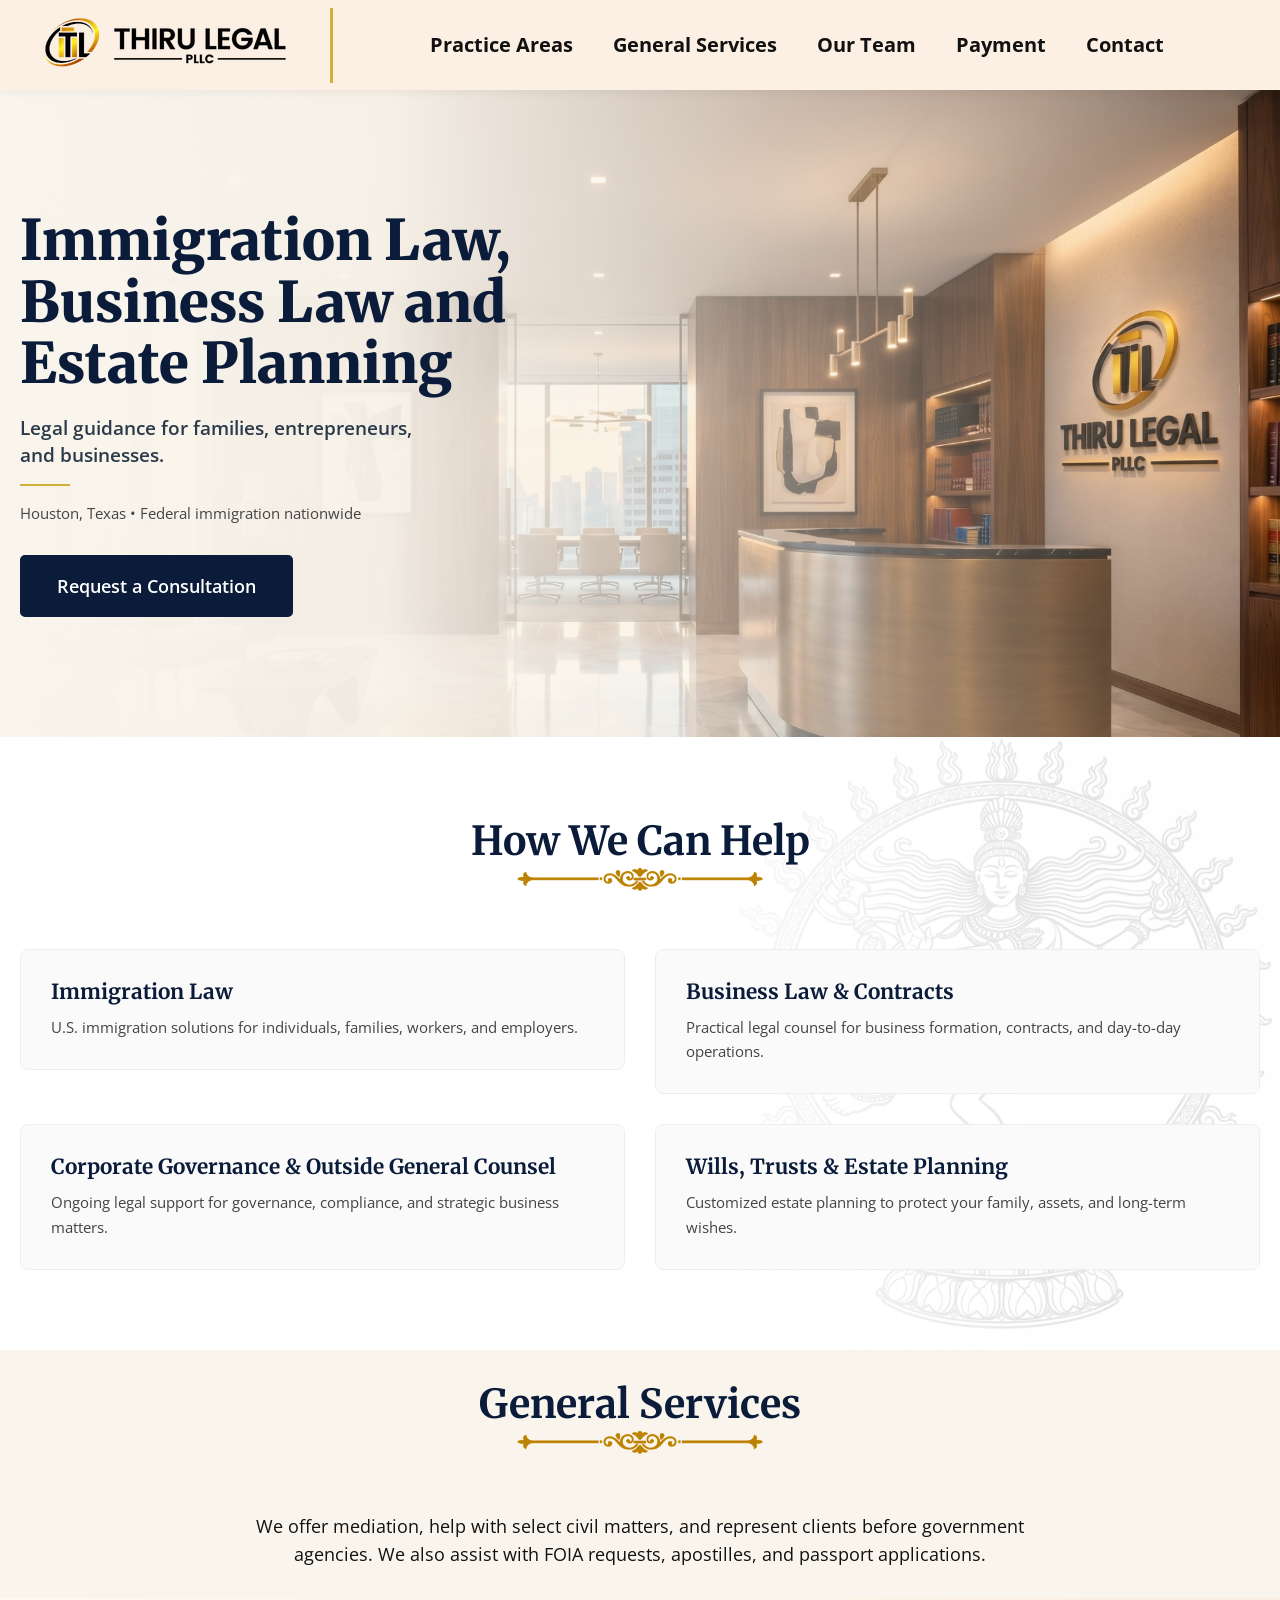
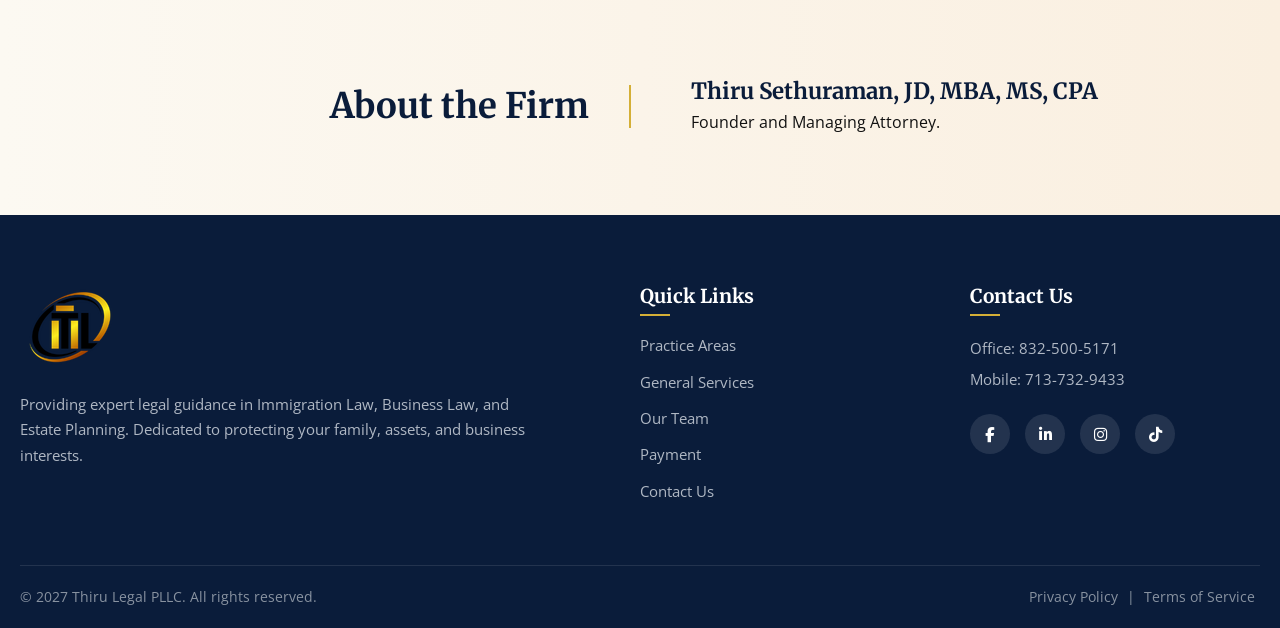
<file: index.html>
<!DOCTYPE html>
<html lang="en">
<head>
    <meta charset="UTF-8">
    <meta name="viewport" content="width=device-width, initial-scale=1.0">
    <title>Thiru Legal PLLC</title>
        <link rel="stylesheet" href="https://cdnjs.cloudflare.com/ajax/libs/font-awesome/6.4.0/css/all.min.css">
    <link rel="preconnect" href="https://fonts.googleapis.com">
    <link rel="preconnect" href="https://fonts.gstatic.com" crossorigin>
    <link href="https://fonts.googleapis.com/css2?family=Merriweather:wght@400;700;900&family=Open+Sans:wght@400;600&display=swap" rel="stylesheet">
    <link rel="stylesheet" href="style.css">
</head>
<body>

    <!-- Header -->
        <header>
        <div class="container nav-container">
            <!-- 1. Logo (Left) -->
            <a href="#" class="logo-link">
                <img src="logo.png" alt="Thiru Legal PLLC Logo" class="nav-logo">
            </a>

            <!-- 2. Nav Links (Center) -->
            <ul class="nav-links" id="navLinks">
                <!-- <li><a href="about.html">About the Firm</a></li> -->
                <li><a href="index.html#practice-areas">Practice Areas</a></li>
                <li><a href="general-services.html">General Services</a></li>
                <li><a href="team.html">Our Team</a></li>
                <li><a href="payment.html">Payment</a></li>
                <li><a href="contact.html">Contact</a></li>
            </ul>

            <!-- 3. Right Side Actions (Button + Mobile Menu) -->
            <div class="nav-actions">
                <!-- <a href="#contact" class="nav-cta-btn">Consultation</a> -->
                <button class="mobile-menu-btn" onclick="toggleMenu()">☰</button>
            </div>
        </div>
    </header>

    <!-- Hero Section -->
    <section class="hero">
        <div class="container hero-container">
            <div class="hero-content">
                <h1>Immigration Law,<br>Business Law and<br>Estate Planning</h1>
                <p class="hero-subtitle">Legal guidance for families, entrepreneurs,<br>and businesses.</p>
                <div class="hero-divider"></div>
                <p class="hero-location">Houston, Texas &bull; Federal immigration nationwide</p>
                <a href="contact.html" class="cta-btn">Request a Consultation</a>
            </div>
        </div>
    </section>

    <!-- How We Can Help Section -->
    <section class="help-section" id="practice-areas">
        <div class="container">
            <h2 class="section-title">How We Can Help</h2>
            <img src="gold-divider.png" alt="decorative divider" class="section-divider-img">
            
                        <div class="help-grid">
                <!-- Immigration Card -->
                <a href="immigration.html" class="help-card-link">
                    <div class="help-card">
                        <h3>Immigration Law</h3>
                        <p>U.S. immigration solutions for individuals, families, workers, and employers.</p>
                    </div>
                </a>

                <!-- Business Law Card -->
                <a href="business-law.html" class="help-card-link">
                    <div class="help-card">
                        <h3>Business Law & Contracts</h3>
                        <p>Practical legal counsel for business formation, contracts, and day-to-day operations.</p>
                    </div>
                </a>

                <!-- Corporate Governance Card -->
                <a href="corporate-governance.html" class="help-card-link">
                    <div class="help-card">
                        <h3>Corporate Governance & Outside General Counsel</h3>
                        <p>Ongoing legal support for governance, compliance, and strategic business matters.</p>
                    </div>
                </a>

                <!-- Estate Planning Card -->
                <a href="estate-planning.html" class="help-card-link">
                    <div class="help-card">
                        <h3>Wills, Trusts & Estate Planning</h3>
                        <p>Customized estate planning to protect your family, assets, and long-term wishes.</p>
                    </div>
                </a>
            </div>
        </div>
    </section>

    <!-- General Services Section -->
    <!-- <section class="general-services" id="general-services">
        <div class="container">
            <h2 class="section-title">Mediation</h2>
            <div class="title-divider"></div>
            <p>Neutral mediation for family, business, property, and other civil disputes.</p>
        </div>
    </section>

    <section class="general-services" id="general-services">
         <div class="container">
            <h2 class="section-title">Ancillary Legal Services</h2>
            <div class="title-divider"></div>
            <p>We also assist with select landlord and tenant matters, consumer disputes,real estate matters, and small claims.</p>
        </div>
    </section> -->

    <section class="general-services" id="general-services">
        <div class="container">
            <h2 class="section-title">General Services</h2>
            <img src="gold-divider.png" alt="decorative divider" class="section-divider-img">
            <div class="title-divider"></div>
            <p>We offer mediation, help with select civil matters, and represent clients before government agencies. We also assist with FOIA requests, apostilles, and passport applications.</p>
        </div>
    </section>

    <!-- About the Firm Section -->
 <section class="about-firm" id="about">
    <a href="about.html" class="about-container container" aria-label="Learn more about the firm">
        <h2 class="about-title">About the Firm</h2>
        <div class="about-info">
            <h3>Thiru Sethuraman, JD, MBA, MS, CPA</h3>
            <p>Founder and Managing Attorney.</p>
        </div>
    </a>
</section>  

    <!-- Footer Section -->
     <footer id="contact">
        <div class="container">
            <div class="footer-grid">
                
                <!-- Column 1: Logo & About -->
                <div class="footer-col footer-about">
                    <a href="#" class="footer-logo-link">
                        <!-- Added CSS filter to make the black logo white for the dark footer -->
                        <img src="logosmall.png" alt="Thiru Legal Logo" class="footer-logo-img">
                    </a>
                    <p>Providing expert legal guidance in Immigration Law, Business Law, and Estate Planning. Dedicated to protecting your family, assets, and business interests.</p>
                </div>

                <!-- Column 2: Quick Links -->
                <div class="footer-col footer-links">
                    <h4>Quick Links</h4>
                    <ul>
                        <!-- <li><a href="about.html">About us</a></li> -->
                        <li><a href="index.html#practice-areas">Practice Areas</a></li>
                        <li><a href="general-services.html">General Services</a></li>
                        <li><a href="team.html">Our Team</a></li>
                        <li><a href="payment.html">Payment</a></li>
                        <li><a href="contact.html">Contact Us</a></li>
                        
                    </ul>
                </div>

                <!-- Column 3: Contact & Social -->
                <div class="footer-col footer-contact-info">
                    <h4>Contact Us</h4>
                    <div class="footer-contact-row">
                        <span>Office: 832-500-5171</span><br>
                        <span>Mobile: 713-732-9433</span><br>
                        <!-- <span>Houston, Texas</span> -->
                    </div>
                    
                    <div class="footer-social">
                        <a href="https://www.facebook.com/61580748410083/" aria-label="Facebook" target="_blank"><i class="fab fa-facebook-f"></i></a>
                        <a href="https://www.linkedin.com/company/thiru-legal/" aria-label="LinkedIn" target="_blank"><i class="fab fa-linkedin-in"></i></a>
                        <!-- <a href="#" aria-label="Twitter" target="_blank"><i class="fab fa-twitter"></i></a> -->
                        <a href="https://www.instagram.com/thirulegal?dmpr=aTg2dDdycHlybzVy" aria-label="Instagram" target="_blank"><i class="fab fa-instagram"></i></a>
                        <a href="https://www.tiktok.com/@thirulegal" aria-label="TikTok" target="_blank">
                            <i class="fab fa-tiktok"></i>
                        </a>
                    </div>
                </div>

            </div>

            <!-- Footer Bottom (Copyright) -->
            <div class="footer-bottom">
                <p>&copy; 2027 Thiru Legal PLLC. All rights reserved.</p>
                <p class="footer-legal-links">
                    <a href="privacy-policy.html">Privacy Policy</a> | <a href="terms-of-service.html">Terms of Service</a>
                </p>
            </div>
        </div>
    </footer>
    <!-- JavaScript for Mobile Menu Toggle -->
    <script>
        function toggleMenu() {
            const navLinks = document.getElementById('navLinks');
            navLinks.classList.toggle('active');
        }

        // Close mobile menu when a link is clicked
        document.querySelectorAll('.nav-links a').forEach(link => {
            link.addEventListener('click', () => {
                document.getElementById('navLinks').classList.remove('active');
            });
        });
    </script>
</body>
</html>
</file>
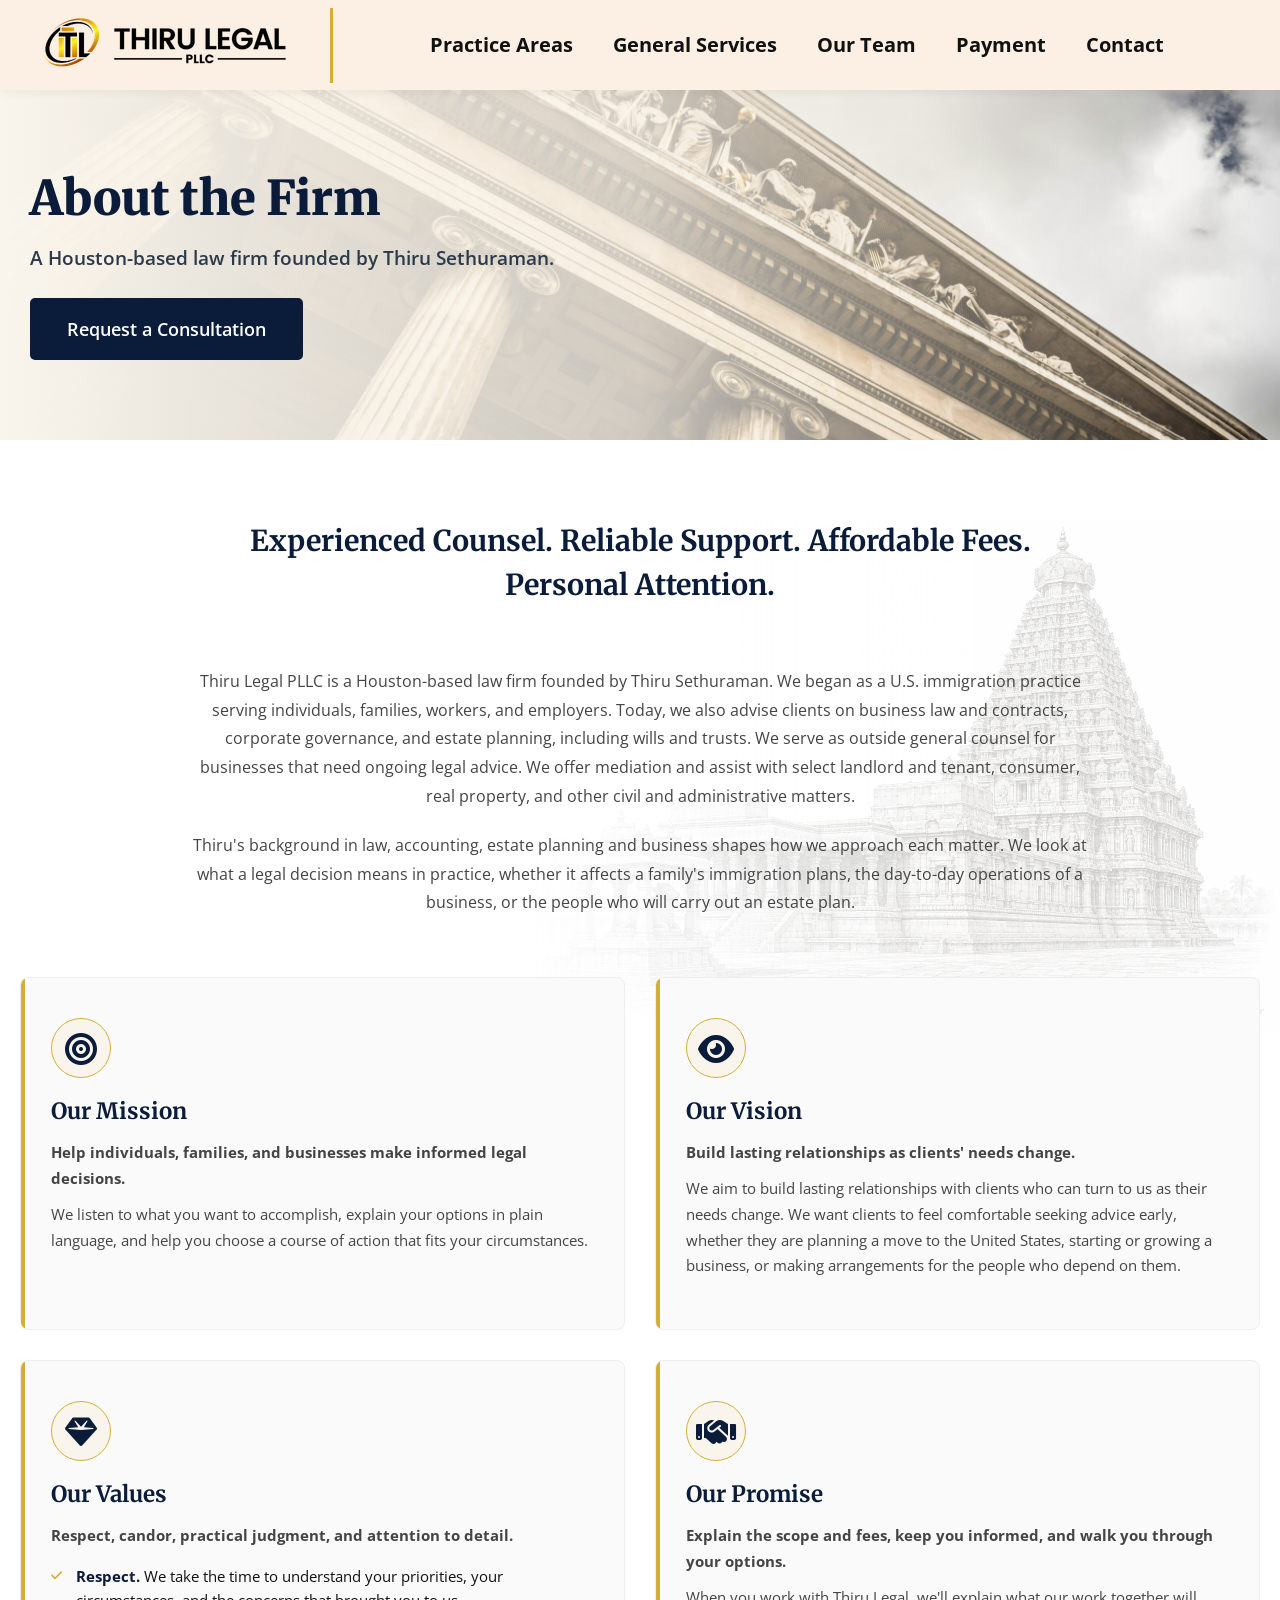
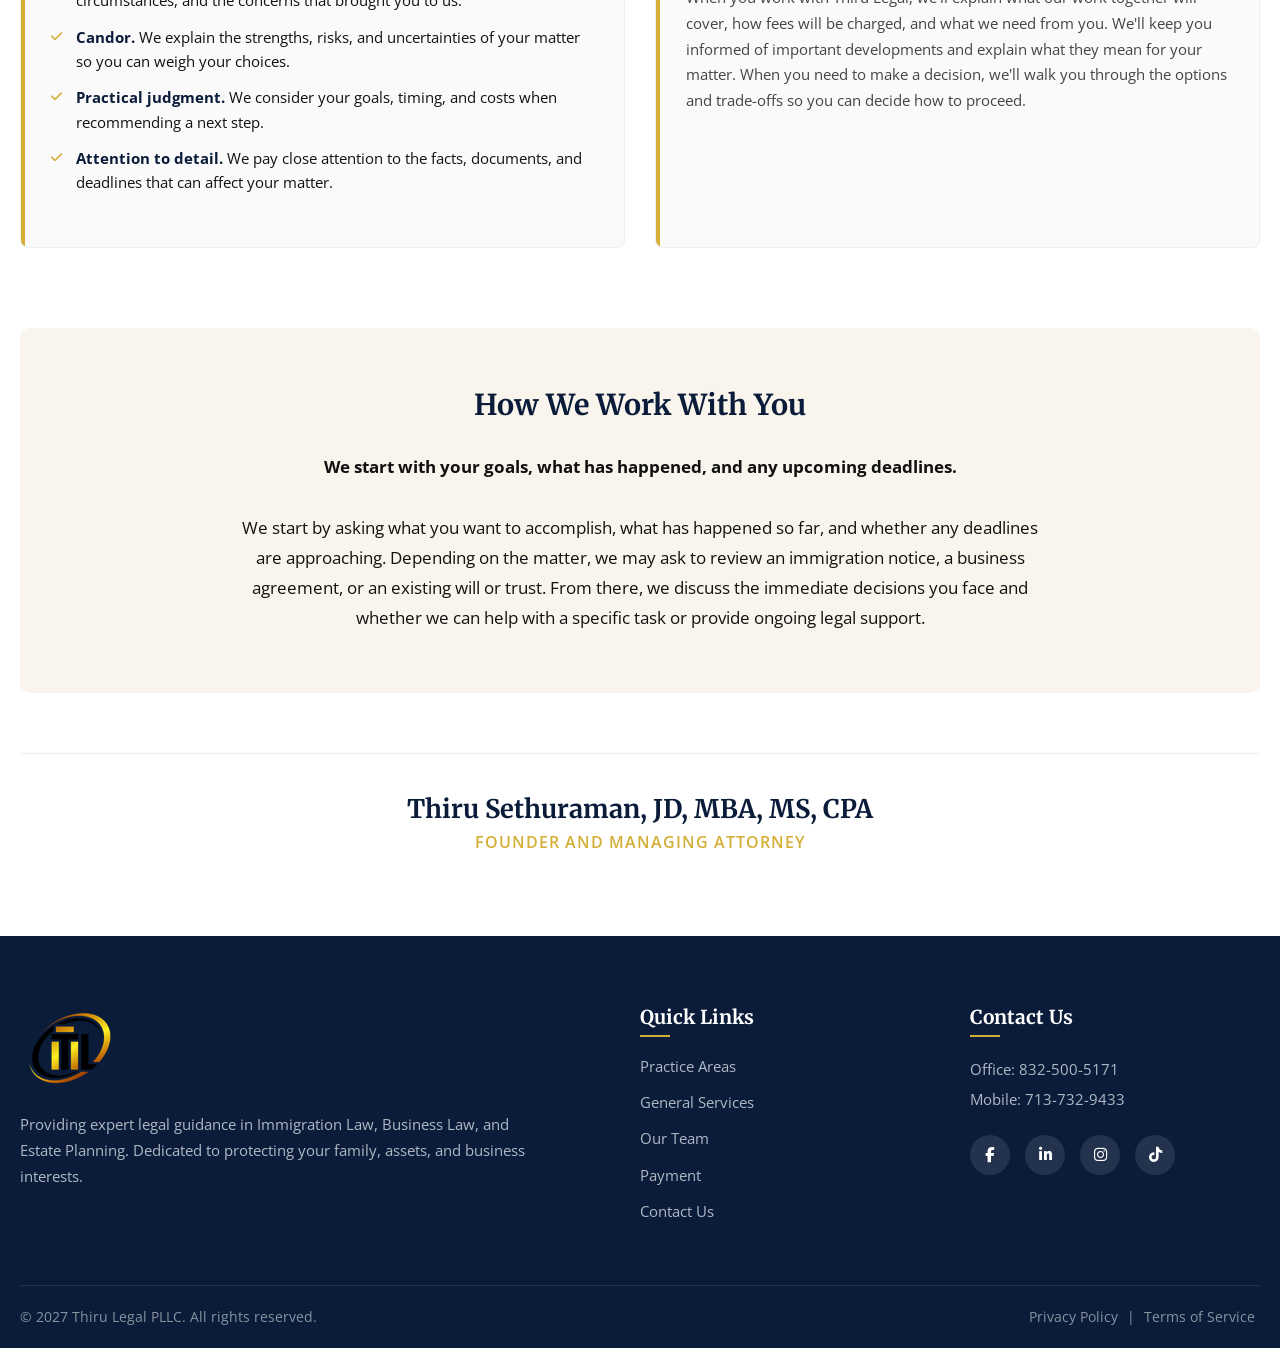
<file: about.html>
<!DOCTYPE html>
<html lang="en">
<head>
    <meta charset="UTF-8">
    <meta name="viewport" content="width=device-width, initial-scale=1.0">
    <title>About the Firm | Thiru Legal PLLC</title>
    <link rel="stylesheet" href="https://cdnjs.cloudflare.com/ajax/libs/font-awesome/6.4.0/css/all.min.css">
    <link rel="preconnect" href="https://fonts.googleapis.com">
    <link rel="preconnect" href="https://fonts.gstatic.com" crossorigin>
    <link href="https://fonts.googleapis.com/css2?family=Merriweather:wght@400;700;900&family=Open+Sans:wght@400;600&display=swap" rel="stylesheet">
    <link rel="stylesheet" href="style.css">
    <style>
        /* --- ABOUT PAGE SPECIFIC STYLES --- */
        
        .about-intro-highlight {
            font-family: var(--font-heading);
            font-size: clamp(1.4rem, 3vw, 1.8rem);
            font-weight: 700;
            color: var(--primary-dark);
            text-align: center;
            max-width: 900px;
            margin: 0 auto 60px auto;
            line-height: 1.5;
            position: relative;
            padding: 0 20px;
        }

        .about-intro-highlight::before,
        .about-intro-highlight::after {
            content: '';
            font-size: 3rem;
            color: var(--accent-gold);
            position: absolute;
            opacity: 0.5;
        }
        .about-intro-highlight::before { top: -20px; left: 0; }
        .about-intro-highlight::after { bottom: -40px; right: 0; }

        /* 4-Box Grid for Core Principles */
        .principles-grid {
            display: grid;
            grid-template-columns: repeat(2, 1fr);
            gap: 30px;
            margin-bottom: 80px;
        }

        .principle-card {
            background-color: #FAFAFA;
            border: 1px solid #eee;
            border-radius: 8px;
            padding: 40px 30px;
            transition: transform 0.3s ease, box-shadow 0.3s ease;
            position: relative;
            overflow: hidden;
        }

        .principle-card::before {
            content: '';
            position: absolute;
            top: 0;
            left: 0;
            width: 4px;
            height: 100%;
            background-color: var(--accent-gold);
            /* transition: width 0.3s ease; */
        }

        .principle-card:hover {
            transform: translateY(-5px);
            box-shadow: 0 10px 30px rgba(0,0,0,0.08);
        }
        
        .principle-card:hover::before {
            width: 100%;
            opacity: 0.05;
        }

        .principle-icon {
            font-size: 2rem;
            color: var(--primary-dark);
            margin-bottom: 20px;
            display: inline-block;
            background: var(--primary-light);
            width: 60px;
            height: 60px;
            line-height: 60px;
            text-align: center;
            border-radius: 50%;
            border: 1px solid var(--accent-gold);
        }

        .principle-card h3 {
            font-size: 1.4rem;
            margin-bottom: 15px;
            color: var(--primary-dark);
        }

        .principle-card p {
            font-size: 0.95rem;
            color: var(--text-gray);
            line-height: 1.7;
            margin-bottom: 10px;
        }

        /* Values List styling */
        .values-list {
            list-style: none;
            padding: 0;
            margin: 0;
        }

        .values-list li {
            margin-bottom: 12px;
            padding-left: 25px;
            position: relative;
            font-size: 0.95rem;
            color: var(--text-dark);
        }

        .values-list li::before {
            content: '\f00c'; /* FontAwesome Checkmark */
            font-family: 'Font Awesome 6 Free';
            font-weight: 900;
            color: var(--accent-gold);
            position: absolute;
            left: 0;
            top: 2px;
            font-size: 0.8rem;
        }

        .values-list strong {
            color: var(--primary-dark);
        }

        /* The Process Section */
        .process-section {
            background-color: var(--primary-light);
            padding: 60px 40px;
            border-radius: 10px;
            margin-bottom: 60px;
        }

        .process-section h3 {
            font-size: 1.8rem;
            text-align: center;
            margin-bottom: 30px;
            color: var(--primary-dark);
        }

        .process-section p {
            text-align: center;
            max-width: 800px;
            margin: 0 auto;
            font-size: 1.05rem;
            line-height: 1.8;
            color: var(--text-dark);
        }

        /* Founder Block */
        .founder-signature {
            text-align: center;
            margin-top: 60px;
            padding-top: 40px;
            border-top: 1px solid #eee;
        }
        .founder-signature h4 {
            font-family: var(--font-heading);
            font-size: 1.6rem;
            color: var(--primary-dark);
            margin-bottom: 5px;
        }
        .founder-signature p {
            color: var(--accent-gold);
            font-size: 1rem;
            font-weight: 600;
            text-transform: uppercase;
            letter-spacing: 1px;
        }

        /* Background text block */
        .firm-background-text {
            max-width: 900px; 
            margin: 0 auto 60px auto; 
            font-size: 1rem; 
            color: var(--text-gray); 
            line-height: 1.8;
            text-align: center;
        }

        /* Responsive */
        @media (max-width: 768px) {
            .principles-grid { grid-template-columns: 1fr; }
            .process-section { padding: 40px 20px; }
        }
                    .inner-hero {
    background-image: linear-gradient(to right, rgba(250, 245, 236, 1) 0%, rgba(250, 245, 236, 0.8) 50%, rgba(250, 245, 236, 0) 100%), url('paymet.jpg');
    }
    </style>
</head>
<body>

    <!-- Header -->
    <header>
        <div class="container nav-container">
            <a href="index.html" class="logo-link">
                <img src="logo.png" alt="Thiru Legal PLLC Logo" class="nav-logo">
            </a>
            <ul class="nav-links" id="navLinks">
                <li><a href="index.html#practice-areas">Practice Areas</a></li>
                <li><a href="general-services.html">General Services</a></li>
                <li><a href="team.html">Our Team</a></li>
                <li><a href="payment.html">Payment</a></li>
                <li><a href="contact.html">Contact</a></li>
            </ul>
            <div class="nav-actions">
                <button class="mobile-menu-btn" onclick="toggleMenu()">☰</button>
            </div>
        </div>
    </header>

    <!-- Inner Hero -->
    <section class="inner-hero">
        <div class="container-fluid inner-hero-container">
            <div>
                <h1>About the Firm</h1>
                <p class="subtitle">A Houston-based law firm founded by Thiru Sethuraman.</p>
                <a href="contact.html" class="cta-btn">Request a Consultation</a>
            </div>
        </div>
    </section>

    <!-- Main Content -->
    <section class="page-content page-content--about">
        <div class="container">
            
            <!-- Highlighted Quote -->
            <div class="about-intro-highlight">
                Experienced Counsel. Reliable Support. Affordable Fees. Personal Attention.
            </div>

            <!-- Firm Background -->
            <div class="firm-background-text">
                <p style="margin-bottom: 20px;">Thiru Legal PLLC is a Houston-based law firm founded by Thiru Sethuraman. We began as a U.S. immigration practice serving individuals, families, workers, and employers. Today, we also advise clients on business law and contracts, corporate governance, and estate planning, including wills and trusts. We serve as outside general counsel for businesses that need ongoing legal advice. We offer mediation and assist with select landlord and tenant, consumer, real property, and other civil and administrative matters.</p>
                <p>Thiru's background in law, accounting, estate planning and business shapes how we approach each matter. We look at what a legal decision means in practice, whether it affects a family's immigration plans, the day-to-day operations of a business, or the people who will carry out an estate plan.</p>
            </div>

            <!-- Principles Grid -->
            <div class="principles-grid">
                
                <!-- Mission -->
                <div class="principle-card">
                    <div class="principle-icon"><i class="fas fa-bullseye"></i></div>
                    <h3>Our Mission</h3>
                    <p><strong>Help individuals, families, and businesses make informed legal decisions.</strong></p>
                    <p>We listen to what you want to accomplish, explain your options in plain language, and help you choose a course of action that fits your circumstances.</p>
                </div>

                <!-- Vision -->
                <div class="principle-card">
                    <div class="principle-icon"><i class="fas fa-eye"></i></div>
                    <h3>Our Vision</h3>
                    <p><strong>Build lasting relationships as clients' needs change.</strong></p>
                    <p>We aim to build lasting relationships with clients who can turn to us as their needs change. We want clients to feel comfortable seeking advice early, whether they are planning a move to the United States, starting or growing a business, or making arrangements for the people who depend on them.</p>
                </div>

                <!-- Values -->
                <div class="principle-card">
                    <div class="principle-icon"><i class="fas fa-gem"></i></div>
                    <h3>Our Values</h3>
                    <p style="margin-bottom: 15px;"><strong>Respect, candor, practical judgment, and attention to detail.</strong></p>
                    <ul class="values-list">
                        <li><strong>Respect.</strong> We take the time to understand your priorities, your circumstances, and the concerns that brought you to us.</li>
                        <li><strong>Candor.</strong> We explain the strengths, risks, and uncertainties of your matter so you can weigh your choices.</li>
                        <li><strong>Practical judgment.</strong> We consider your goals, timing, and costs when recommending a next step.</li>
                        <li><strong>Attention to detail.</strong> We pay close attention to the facts, documents, and deadlines that can affect your matter.</li>
                    </ul>
                </div>

                <!-- Promise -->
                <div class="principle-card">
                    <div class="principle-icon"><i class="fas fa-handshake"></i></div>
                    <h3>Our Promise</h3>
                    <p><strong>Explain the scope and fees, keep you informed, and walk you through your options.</strong></p>
                    <p>When you work with Thiru Legal, we'll explain what our work together will cover, how fees will be charged, and what we need from you. We'll keep you informed of important developments and explain what they mean for your matter. When you need to make a decision, we'll walk you through the options and trade-offs so you can decide how to proceed.</p>
                </div>

            </div>

            <!-- How We Work With You Section -->
            <div class="process-section">
                <h3>How We Work With You</h3>
                <p><strong>We start with your goals, what has happened, and any upcoming deadlines.</strong><br><br>
                We start by asking what you want to accomplish, what has happened so far, and whether any deadlines are approaching. Depending on the matter, we may ask to review an immigration notice, a business agreement, or an existing will or trust. From there, we discuss the immediate decisions you face and whether we can help with a specific task or provide ongoing legal support.</p>
            </div>

            <!-- Founder Signature -->
            <div class="founder-signature">
                <a href="team.html#thiru">
                <h4>Thiru Sethuraman, JD, MBA, MS, CPA</h4>
                <p>Founder and Managing Attorney</p>
                </a>
            </div>

        </div>
    </section>

    <!-- Footer -->
     <footer id="contact">
        <div class="container">
            <div class="footer-grid">
                
                <!-- Column 1: Logo & About -->
                <div class="footer-col footer-about">
                    <a href="#" class="footer-logo-link">
                        <!-- Added CSS filter to make the black logo white for the dark footer -->
                        <img src="logosmall.png" alt="Thiru Legal Logo" class="footer-logo-img">
                    </a>
                    <p>Providing expert legal guidance in Immigration Law, Business Law, and Estate Planning. Dedicated to protecting your family, assets, and business interests.</p>
                </div>

                <!-- Column 2: Quick Links -->
                <div class="footer-col footer-links">
                    <h4>Quick Links</h4>
                    <ul>
                        <li><a href="index.html#practice-areas">Practice Areas</a></li>
                        <li><a href="general-services.html">General Services</a></li>
                        <li><a href="team.html">Our Team</a></li>
                        <li><a href="payment.html">Payment</a></li>
                        <li><a href="contact.html">Contact Us</a></li>
                    </ul>
                </div>

                <!-- Column 3: Contact & Social -->
                <div class="footer-col footer-contact-info">
                    <h4>Contact Us</h4>
                    <div class="footer-contact-row">
                        <span>Office: 832-500-5171</span><br>
                        <span>Mobile: 713-732-9433</span><br>
                        <!-- <span>Houston, Texas</span> -->
                    </div>
                    
                    <div class="footer-social">
                        <a href="https://www.facebook.com/61580748410083/" aria-label="Facebook" target="_blank"><i class="fab fa-facebook-f"></i></a>
                        <a href="https://www.linkedin.com/company/thiru-legal/" aria-label="LinkedIn" target="_blank"><i class="fab fa-linkedin-in"></i></a>
                        <!-- <a href="#" aria-label="Twitter" target="_blank"><i class="fab fa-twitter"></i></a> -->
                        <a href="https://www.instagram.com/thirulegal?dmpr=aTg2dDdycHlybzVy" aria-label="Instagram" target="_blank"><i class="fab fa-instagram"></i></a>
                        <a href="https://www.tiktok.com/@thirulegal" aria-label="TikTok" target="_blank">
                            <i class="fab fa-tiktok"></i>
                        </a>
                    </div>
                </div>

            </div>

            <!-- Footer Bottom (Copyright) -->
            <div class="footer-bottom">
                <p>&copy; 2027 Thiru Legal PLLC. All rights reserved.</p>
                <p class="footer-legal-links">
                    <a href="privacy-policy.html">Privacy Policy</a> | <a href="terms-of-service.html">Terms of Service</a>
                </p>
            </div>
        </div>
    </footer>

    <!-- JavaScript -->
    <script>
        function toggleMenu() {
            document.getElementById('navLinks').classList.toggle('active');
        }
    </script>
</body>
</html>
</file>
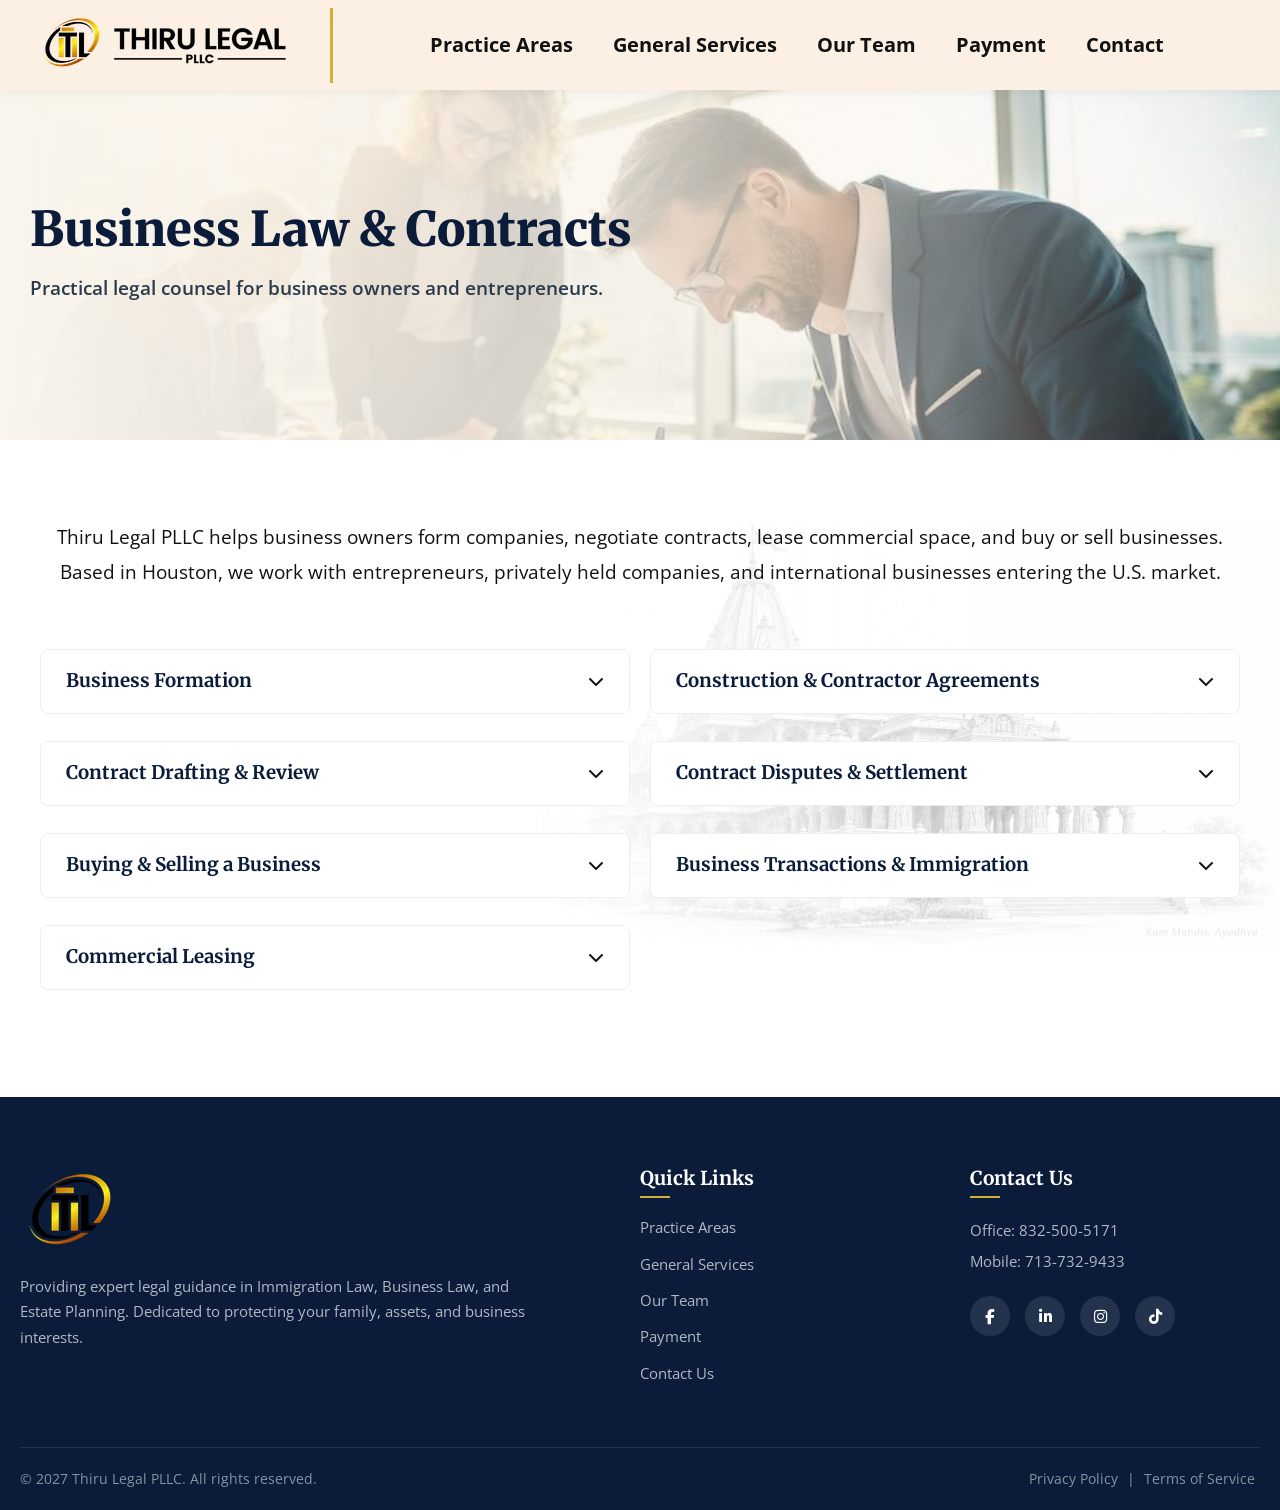
<file: business-law.html>
<!DOCTYPE html>
<html lang="en">
<head>
    <meta charset="UTF-8">
    <meta name="viewport" content="width=device-width, initial-scale=1.0">
    <title>Business Law & Contracts | Thiru Legal PLLC</title>
    <link rel="stylesheet" href="https://cdnjs.cloudflare.com/ajax/libs/font-awesome/6.4.0/css/all.min.css">
    <link rel="preconnect" href="https://fonts.googleapis.com">
    <link rel="preconnect" href="https://fonts.gstatic.com" crossorigin>
    <link href="https://fonts.googleapis.com/css2?family=Merriweather:wght@400;700;900&family=Open+Sans:wght@400;600&display=swap" rel="stylesheet">
    <link rel="stylesheet" href="style.css">
</head>
<style>
    /* Add any custom styles for this page here */
    .inner-hero {
    background-image: linear-gradient(to right, rgba(250, 245, 236, 1) 0%, rgba(250, 245, 236, 0.8) 50%, rgba(250, 245, 236, 0) 100%), url('business.jpg');
    }
</style>
<body>

    <header>
        <div class="container nav-container">
            <a href="index.html" class="logo-link">
                <img src="logo.png" alt="Thiru Legal PLLC Logo" class="nav-logo">
            </a>
            <ul class="nav-links" id="navLinks">
                <li><a href="index.html#practice-areas">Practice Areas</a></li>
                <li><a href="general-services.html">General Services</a></li>
                <li><a href="team.html">Our Team</a></li>
                <li><a href="payment.html">Payment</a></li>
                <li><a href="contact.html">Contact</a></li>
            </ul>
            <div class="nav-actions">
                <button class="mobile-menu-btn" onclick="toggleMenu()">☰</button>
            </div>
        </div>
    </header>

    <section class="inner-hero">
        <div class="container-fluid inner-hero-container">
            <div>
                <h1>Business Law & Contracts</h1>
                <p class="subtitle">Practical legal counsel for business owners and entrepreneurs.</p>
                <!-- <a href="index.html#contact" class="cta-btn">Request a Consultation</a> -->
            </div>
        </div>
    </section>

    <section class="page-content page-content--business">
        <div class="container">
            <div class="content-intro">
                <p>Thiru Legal PLLC helps business owners form companies, negotiate contracts, lease commercial space, and buy or sell businesses. Based in Houston, we work with entrepreneurs, privately held companies, and international businesses entering the U.S. market.</p>
            </div>

            <div class="service-list">
                
                <div class="service-item">
                    <div class="service-header">
                        <h3>Business Formation</h3>
                        <i class="fas fa-chevron-down"></i>
                    </div>
                    <div class="service-body">
                        <p>We help you choose a business structure and prepare the documents needed to get started. We discuss who will own and manage the business, what each owner will contribute, and how key decisions will be made.</p>
                        <ul>
                            <li><strong>Entity selection and formation.</strong> Evaluate LLCs, corporations, and partnerships based on your ownership and operating plans. Prepare the applicable formation documents and filings.</li>
                            <li><strong>Founder and ownership arrangements.</strong> Document ownership percentages, capital contributions, management responsibilities, and voting rights.</li>
                            <li><strong>Initial company documents.</strong> Prepare LLC operating agreements, corporate bylaws, and organizational approvals appropriate to the entity.</li>
                            <li><strong>Registration for existing businesses.</strong> Assess whether an entity formed elsewhere needs to register where it plans to operate. Assist with applicable registrations, assumed-name filings, and amendments.</li>
                            <li><strong>Ownership changes.</strong> Document the admission of new owners or investors, ownership transfers, buyouts, and owner departures. Review existing restrictions on transfers and provisions governing valuation and buyout rights.</li>
                            <li><strong>Restructuring and winding down.</strong> Assist with select entity changes, reorganizations, and business closures.</li>
                        </ul>
                    </div>
                </div>

                <div class="service-item">
                    <div class="service-header">
                        <h3>Contract Drafting & Review</h3>
                        <i class="fas fa-chevron-down"></i>
                    </div>
                    <div class="service-body">
                        <p>A contract should make clear what each party must deliver, when payment is due, and what happens if the agreement ends or a party fails to perform. We draft agreements for new arrangements, review contracts you receive, and negotiate terms based on your priorities.</p>
                        <ul>
                            <li><strong>Customer, vendor, and supplier agreements.</strong> Define deliverables, payment terms, deadlines, acceptance procedures, and each party's responsibilities.</li>
                            <li><strong>Consulting and independent contractor agreements.</strong> Document the scope of work, compensation, confidentiality, and ownership of work product.</li>
                            <li><strong>Sales, equipment, distribution, and dealership agreements.</strong> Review pricing, delivery, warranties, sales territories, and termination rights.</li>
                            <li><strong>Confidentiality and licensing agreements.</strong> Address the use and disclosure of confidential information, software licensing, access to source code, and intellectual property ownership.</li>
                            <li><strong>Risk allocation.</strong> Review indemnification, limits on liability, insurance requirements, and dispute resolution provisions.</li>
                            <li><strong>Amendments, renewals, and terminations.</strong> Document changes to existing agreements and prepare termination notices, releases, or transition agreements where appropriate.</li>
                        </ul>
                    </div>
                </div>

                <div class="service-item">
                    <div class="service-header">
                        <h3>Buying & Selling a Business</h3>
                        <i class="fas fa-chevron-down"></i>
                    </div>
                    <div class="service-body">
                        <p>We assist buyers and sellers from the letter of intent through closing. We help identify what is being transferred, what liabilities each side will assume, and which issues need to be resolved before the deal closes.</p>
                        <ul>
                            <li><strong>Letters of intent and deal terms.</strong> Review the proposed price, payment structure, exclusivity, confidentiality, due diligence period, and which provisions the parties intend to make binding.</li>
                            <li><strong>Transaction structure.</strong> Evaluate an asset purchase, stock purchase, or LLC membership interest purchase in coordination with your financial and tax advisers as appropriate.</li>
                            <li><strong>Legal due diligence.</strong> Review ownership records, key contracts, leases, disclosed liabilities, and required third-party consents.</li>
                            <li><strong>Purchase agreements.</strong> Draft and negotiate terms covering what transfers, which liabilities the buyer assumes, representations and warranties, indemnification, and conditions to closing.</li>
                            <li><strong>Payment and closing arrangements.</strong> Document agreed payment terms, including seller financing, escrow, or holdbacks where appropriate. Prepare assignments, approvals, and other closing documents.</li>
                            <li><strong>Post-closing transition.</strong> Document handover responsibilities and prepare transition services or consulting agreements where needed.</li>
                        </ul>
                    </div>
                </div>

                <div class="service-item">
                    <div class="service-header">
                        <h3>Commercial Leasing</h3>
                        <i class="fas fa-chevron-down"></i>
                    </div>
                    <div class="service-body">
                        <p>We draft, review, and negotiate commercial leases for office, retail, warehouse, and industrial space. Whether you're signing a new lease, renewing, or taking over an existing location as part of a business acquisition, we help you understand the costs and obligations before you commit.</p>
                        <ul>
                            <li><strong>Lease terms and costs.</strong> Review base rent, rent increases, deposits, operating expenses, and common area maintenance charges.</li>
                            <li><strong>Use and build-out.</strong> Review permitted use, the condition in which the landlord will deliver the space, and responsibility for improvements, repairs, and maintenance.</li>
                            <li><strong>Guarantees and risk allocation.</strong> Review personal guarantees, insurance requirements, indemnity provisions, and default terms.</li>
                            <li><strong>Renewals and changes.</strong> Negotiate renewal options, amendments, assignments, subleases, and landlord consents.</li>
                            <li><strong>Exit arrangements.</strong> Review termination rights and negotiate surrender agreements, including move-out obligations and any remaining payment responsibilities.</li>
                        </ul>
                    </div>
                </div>

                <div class="service-item">
                    <div class="service-header">
                        <h3>Construction & Contractor Agreements</h3>
                        <i class="fas fa-chevron-down"></i>
                    </div>
                    <div class="service-body">
                        <p>We draft and review agreements for property owners, contractors, and subcontractors. We help define what the project includes, when payment is due, and how changes will be handled once work begins.</p>
                        <ul>
                            <li><strong>Scope and schedule.</strong> Specify the work, materials, project milestones, and each party's responsibilities.</li>
                            <li><strong>Payment terms.</strong> Document deposits, progress payments, and conditions for final payment.</li>
                            <li><strong>Change orders.</strong> Establish how changes to the work, price, or schedule will be approved and recorded.</li>
                            <li><strong>Delays, warranties, and termination.</strong> Review provisions for project delays, correction of deficient work, and ending the agreement.</li>
                        </ul>
                    </div>
                </div>

                <div class="service-item">
                    <div class="service-header">
                        <h3>Contract Disputes & Settlement</h3>
                        <i class="fas fa-chevron-down"></i>
                    </div>
                    <div class="service-body">
                        <p>When an agreement breaks down, we review the contract, correspondence, and supporting records to help you assess your position and decide how to respond.</p>
                        <ul>
                            <li><strong>Early dispute assessment.</strong> Review disagreements over unpaid invoices, incomplete work, missed deadlines, termination, or competing interpretations of an agreement.</li>
                            <li><strong>Demand letters and breach notices.</strong> Prepare or respond to written demands. Review contract requirements for giving notice and any time allowed to correct a breach.</li>
                            <li><strong>Settlement negotiations.</strong> Help you evaluate proposed resolutions and negotiate payment arrangements or other terms.</li>
                            <li><strong>Settlement documents.</strong> Prepare agreements, releases, and payment plans that reflect what the parties agree to.</li>
                        </ul>
                    </div>
                </div>

                <div class="service-item">
                    <div class="service-header">
                        <h3>Business Transactions & Immigration</h3>
                        <i class="fas fa-chevron-down"></i>
                    </div>
                    <div class="service-body">
                        <p>If a U.S. business purchase, investment, or expansion is part of your immigration plans, we can review the transaction alongside the immigration strategy. This may be relevant if you're considering an E-2 investment or opening a U.S. office and transferring key personnel.</p>
                        <ul>
                            <li>Review proposed ownership and control before the parties finalize the company structure or acquisition.</li>
                            <li>Coordinate formation documents, purchase agreements, commercial leases, and business records with the immigration filings.</li>
                            <li>Review the timing of funding, signing, closing, and immigration filings so you can make informed commitments.</li>
                            <li>Help document the relationship between foreign and U.S. entities and the proposed roles of key personnel.</li>
                        </ul>
                    </div>
                </div>

            </div>
        </div>
    </section>

     <footer id="contact">
        <div class="container">
            <div class="footer-grid">
                
                <!-- Column 1: Logo & About -->
                <div class="footer-col footer-about">
                    <a href="#" class="footer-logo-link">
                        <!-- Added CSS filter to make the black logo white for the dark footer -->
                        <img src="logosmall.png" alt="Thiru Legal Logo" class="footer-logo-img">
                    </a>
                    <p>Providing expert legal guidance in Immigration Law, Business Law, and Estate Planning. Dedicated to protecting your family, assets, and business interests.</p>
                </div>

                <!-- Column 2: Quick Links -->
                <div class="footer-col footer-links">
                    <h4>Quick Links</h4>
                    <ul>
                        <li><a href="index.html#practice-areas">Practice Areas</a></li>
                        <li><a href="general-services.html">General Services</a></li>
                        <li><a href="team.html">Our Team</a></li>
                        <li><a href="payment.html">Payment</a></li>
                        <li><a href="contact.html">Contact Us</a></li>
                    </ul>
                </div>

                <!-- Column 3: Contact & Social -->
                <div class="footer-col footer-contact-info">
                    <h4>Contact Us</h4>
                    <div class="footer-contact-row">
                        <span>Office: 832-500-5171</span><br>
                        <span>Mobile: 713-732-9433</span><br>
                        <!-- <span>Houston, Texas</span> -->
                    </div>
                    
                    <div class="footer-social">
                        <a href="https://www.facebook.com/61580748410083/" aria-label="Facebook" target="_blank"><i class="fab fa-facebook-f"></i></a>
                        <a href="https://www.linkedin.com/company/thiru-legal/" aria-label="LinkedIn" target="_blank"><i class="fab fa-linkedin-in"></i></a>
                        <!-- <a href="#" aria-label="Twitter" target="_blank"><i class="fab fa-twitter"></i></a> -->
                        <a href="https://www.instagram.com/thirulegal?dmpr=aTg2dDdycHlybzVy" aria-label="Instagram" target="_blank"><i class="fab fa-instagram"></i></a>
                        <a href="https://www.tiktok.com/@thirulegal" aria-label="TikTok" target="_blank">
                            <i class="fab fa-tiktok"></i>
                        </a>
                    </div>
                </div>

            </div>

            <!-- Footer Bottom (Copyright) -->
            <div class="footer-bottom">
                <p>&copy; 2027 Thiru Legal PLLC. All rights reserved.</p>
                <p class="footer-legal-links">
                    <a href="privacy-policy.html">Privacy Policy</a> | <a href="terms-of-service.html">Terms of Service</a>
                </p>
            </div>
        </div>
    </footer>

    <script>
        function toggleMenu() { document.getElementById('navLinks').classList.toggle('active'); }
        
        const serviceHeaders = document.querySelectorAll('.service-header');
        serviceHeaders.forEach(header => {
            header.addEventListener('click', function() {
                const parentItem = this.parentElement;
                parentItem.classList.toggle('active');
                const icon = this.querySelector('i');
                icon.style.transform = parentItem.classList.contains('active') ? 'rotate(180deg)' : 'rotate(0deg)';
            });
        });
    </script>
</body>
</html>
</file>
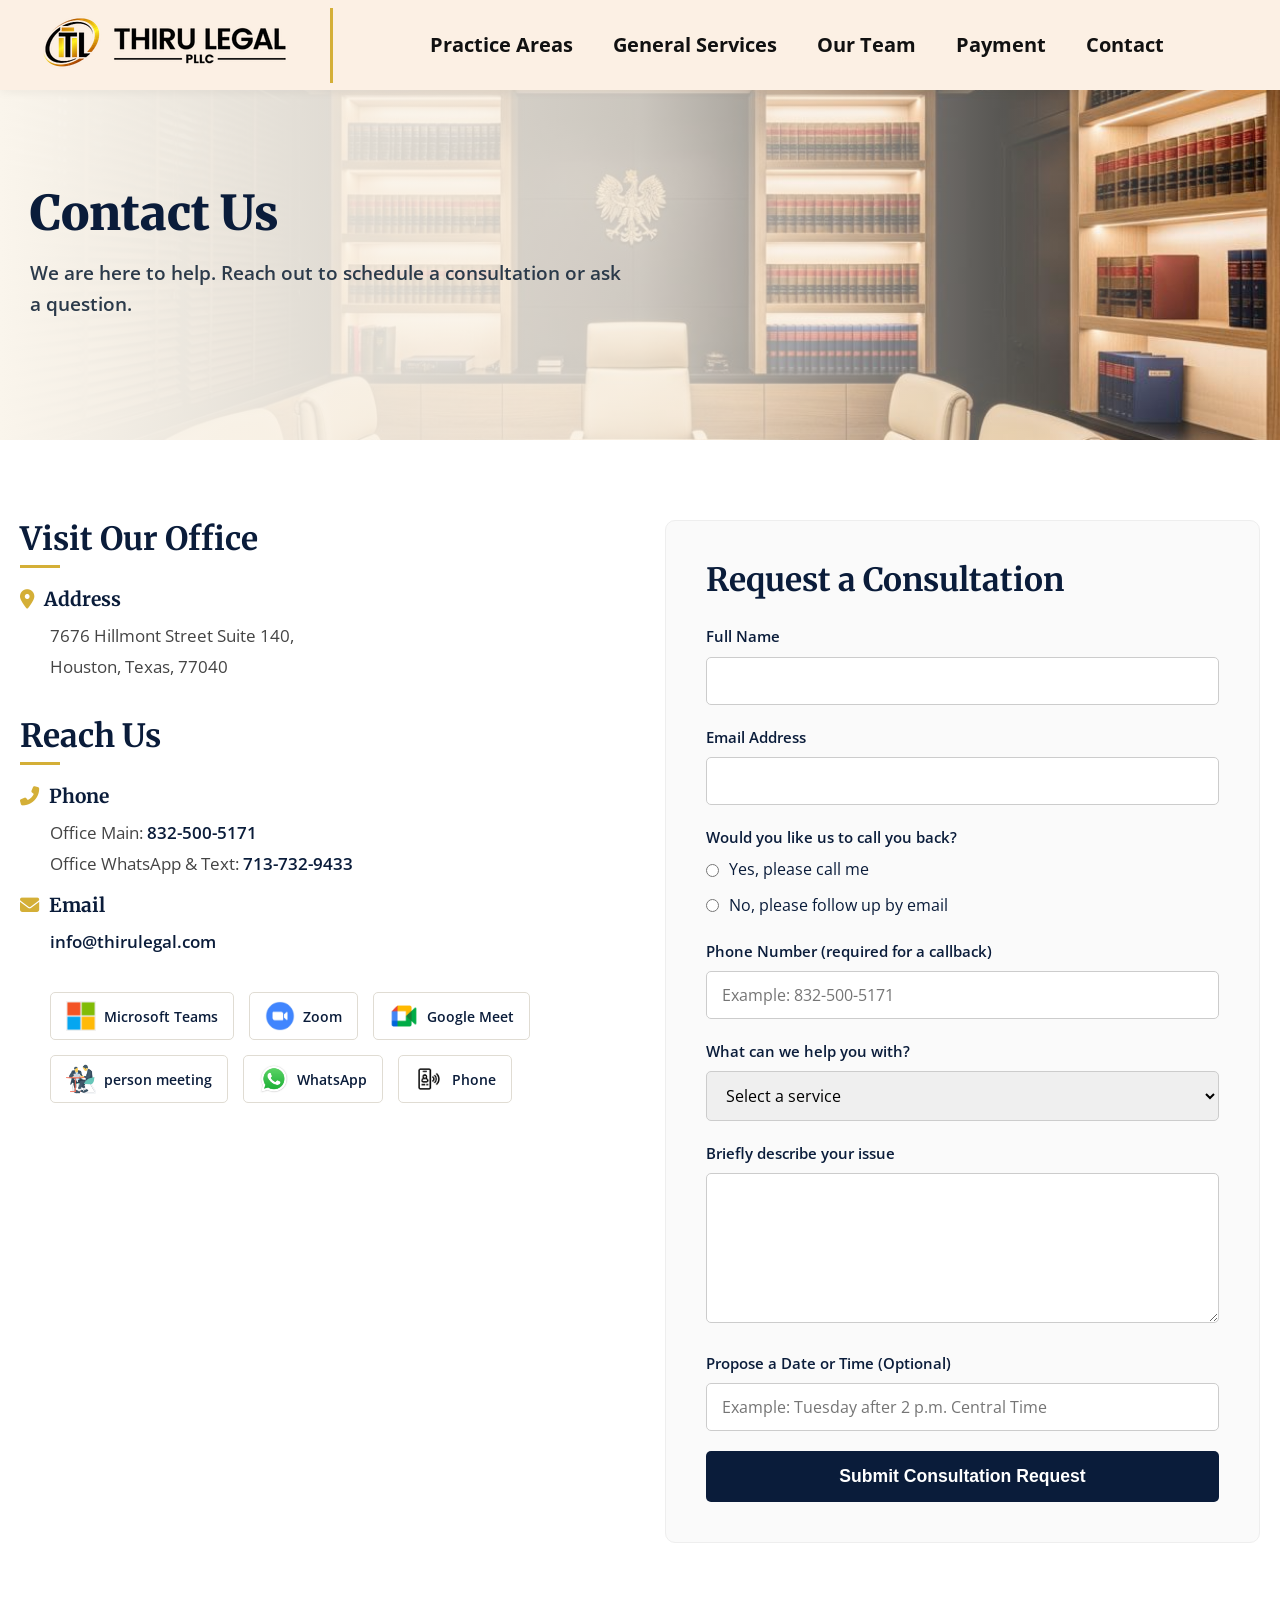
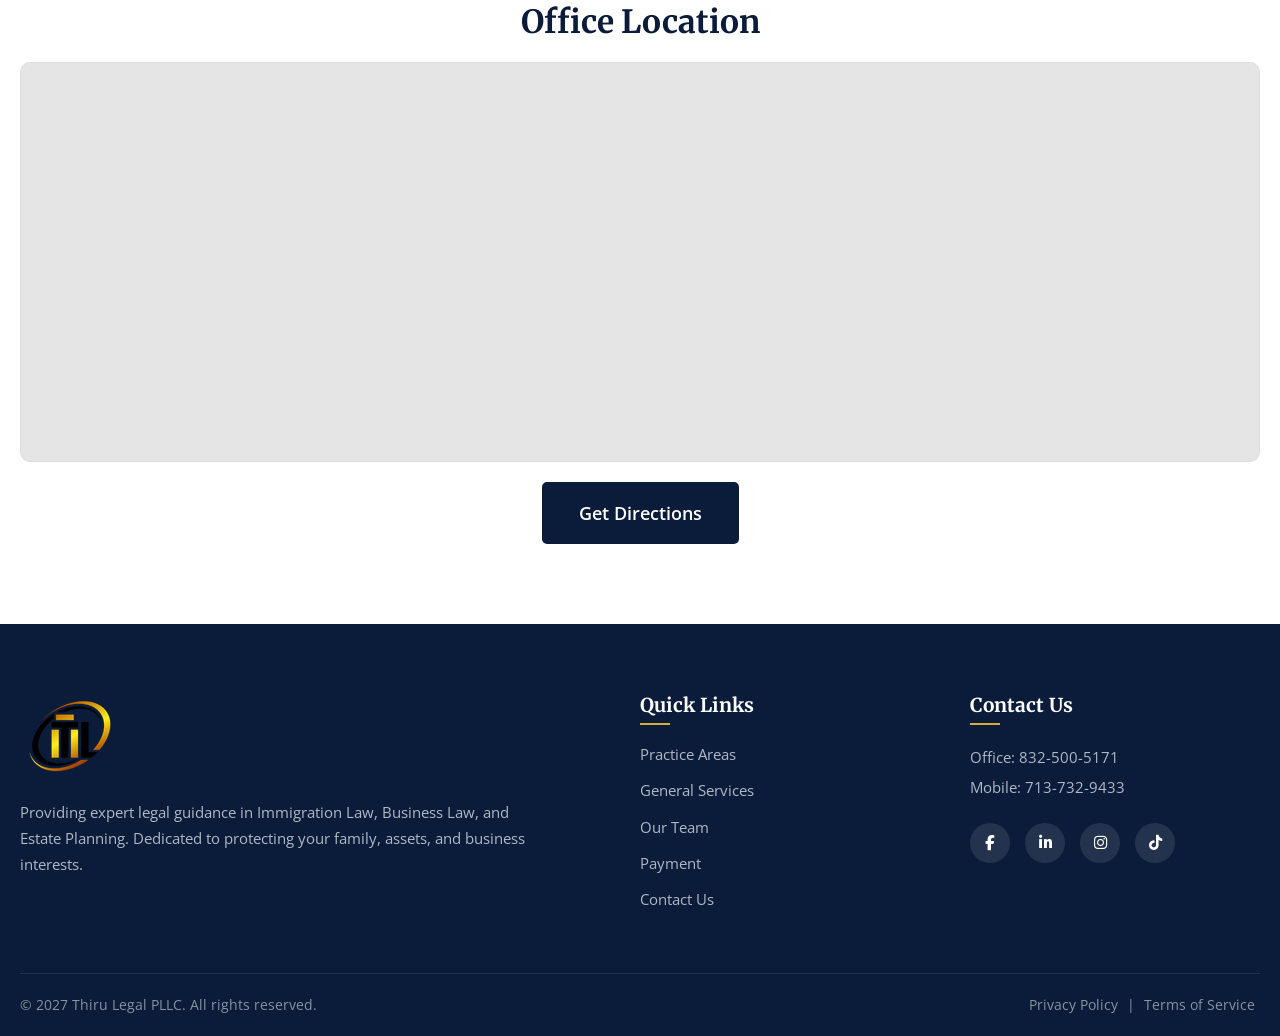
<file: contact.html>
<!DOCTYPE html>
<html lang="en">
<head>
    <meta charset="UTF-8">
    <meta name="viewport" content="width=device-width, initial-scale=1.0">
    <title>Contact Us | Thiru Legal PLLC</title>
    <link rel="stylesheet" href="https://cdnjs.cloudflare.com/ajax/libs/font-awesome/6.4.0/css/all.min.css">
    <link rel="preconnect" href="https://fonts.googleapis.com">
    <link rel="preconnect" href="https://fonts.gstatic.com" crossorigin>
    <link href="https://fonts.googleapis.com/css2?family=Merriweather:wght@400;700;900&family=Open+Sans:wght@400;600&display=swap" rel="stylesheet">
    <link rel="stylesheet" href="style.css">
    <style>
        /* --- CONTACT PAGE SPECIFIC STYLES --- */
        
        .contact-grid {
            display: grid;
            grid-template-columns: 1fr 1fr;
            gap: 50px;
            margin-bottom: 60px;
        }

        .contact-info-section h2 {
            font-size: 2rem;
            color: var(--primary-dark);
            margin-bottom: 20px;
            position: relative;
            padding-bottom: 10px;
        }

        .contact-info-section h2::after {
            content: '';
            position: absolute;
            left: 0;
            bottom: 0;
            width: 40px;
            height: 3px;
            background-color: var(--accent-gold);
        }

        .contact-info-block {
            margin-bottom: 35px;
        }

        .contact-info-block h3 {
            font-size: 1.2rem;
            color: var(--primary-dark);
            margin-bottom: 10px;
            display: flex;
            align-items: center;
            gap: 10px;
        }

        .contact-info-block h3 i {
            color: var(--accent-gold);
        }

        .contact-info-block p {
            color: var(--text-gray);
            line-height: 1.8;
            font-size: 1.05rem;
            margin-left: 30px; /* Aligns with icon */
        }
        
        .contact-info-block a {
            color: var(--primary-dark);
            font-weight: 600;
            text-decoration: none;
            transition: color 0.3s;
        }

        .contact-info-block a:hover {
            color: var(--accent-gold);
        }

        /* Meeting Platforms */
        .meeting-platforms {
            display: flex;
            flex-wrap: wrap;
            gap: 15px;
            margin-top: 15px;
            margin-left: 30px;
        }

        .platform-badge {
            background-color: #ffff;
            border: 1px solid #e0dcd3;
            padding: 8px 15px;
            border-radius: 5px;
            font-size: 0.9rem;
            color: var(--primary-dark);
            font-weight: 600;
            display: flex;
            align-items: center;
            gap: 8px;
        }

        /* Contact Form */
        .contact-form-section {
            background-color: #FAFAFA;
            padding: 40px;
            border-radius: 10px;
            border: 1px solid #eee;
        }

        .contact-form-section h2 {
            font-size: 2rem;
            color: var(--primary-dark);
            margin-bottom: 25px;
        }

        .form-group {
            margin-bottom: 20px;
        }

        .form-group label {
            display: block;
            margin-bottom: 8px;
            font-weight: 600;
            color: var(--primary-dark);
            font-size: 0.95rem;
        }

        .form-group input,
        .form-group textarea,
        .form-group select {
            width: 100%;
            padding: 12px 15px;
            border: 1px solid #ccc;
            border-radius: 5px;
            font-family: var(--font-body);
            font-size: 1rem;
            transition: border-color 0.3s;
        }

        .form-group input:focus,
        .form-group textarea:focus,
        .form-group select:focus {
            outline: none;
            border-color: var(--accent-gold);
        }

        .form-group textarea {
            height: 150px;
            resize: vertical;
        }

        .submit-btn {
            background-color: var(--primary-dark);
            color: var(--white);
            padding: 15px 30px;
            border: none;
            border-radius: 5px;
            font-size: 1.1rem;
            font-weight: 600;
            cursor: pointer;
            width: 100%;
            transition: background-color 0.3s;
        }

        .submit-btn:hover {
            background-color: var(--accent-gold);
            color: var(--primary-dark);
        }

        /* 1. Radio Button Layout */
.radio-group {
    display: flex;
    flex-direction: column;
    gap: 10px;
    margin-top: 5px;
}

/* 2. Radio Label Override */
/* We use !important to override the .form-group label display:block and margin */
.radio-label {
    display: flex !important;
    align-items: center;
    font-weight: 400 !important; 
    font-size: 1rem !important;
    margin-bottom: 0 !important;
    cursor: pointer;
    color: #333;
}

.radio-label input[type="radio"] {
    width: auto; /* Prevents the width:100% from your generic input rule */
    margin-right: 10px;
    accent-color: var(--accent-gold); /* Makes the radio dot match your gold theme */
    cursor: pointer;
}

/* 3. Intro paragraph styling (Optional, but matches your image) */
.form-intro p {
    margin-bottom: 25px;
    color: var(--primary-dark);
    font-size: 0.95rem;
    line-height: 1.5;
}

        /* Map Section */
        .map-section {
            margin-top: 40px;
        }

        .map-section h2 {
            font-size: 2rem;
            color: var(--primary-dark);
            margin-bottom: 20px;
            text-align: center;
        }

        .map-container {
            width: 100%;
            height: 400px;
            background-color: #e5e5e5;
            border-radius: 10px;
            overflow: hidden;
            border: 1px solid #ddd;
        }

        .map-container iframe {
            width: 100%;
            height: 100%;
            border: none;
        }

        /* Responsive */
        @media (max-width: 900px) {
            .contact-grid {
                grid-template-columns: 1fr;
            }
            .contact-form-section {
                padding: 30px 20px;
            }
        }
        .platform-logo {
            width: 30px;
            height: 30px;
            object-fit: contain;
            display: inline-block;
            vertical-align: middle;
            }

                .inner-hero {
    background-image: linear-gradient(to right, rgba(250, 245, 236, 1) 0%, rgba(250, 245, 236, 0.8) 50%, rgba(250, 245, 236, 0) 100%), url('contact.jpg');
    }
    </style>

</head>
<body>

    <!-- Header -->
    <header>
        <div class="container nav-container">
            <a href="index.html" class="logo-link">
                <img src="logo.png" alt="Thiru Legal PLLC Logo" class="nav-logo">
            </a>
            <ul class="nav-links" id="navLinks">
                <li><a href="index.html#practice-areas">Practice Areas</a></li>
                <li><a href="general-services.html">General Services</a></li>
                <li><a href="team.html">Our Team</a></li>
                <li><a href="payment.html">Payment</a></li>
                <li><a href="contact.html">Contact</a></li>
            </ul>
            <div class="nav-actions">
                <button class="mobile-menu-btn" onclick="toggleMenu()">☰</button>
            </div>
        </div>
    </header>

    <!-- Inner Hero -->
    <section class="inner-hero">
        <div class="container-fluid inner-hero-container">
            <div>
                <h1>Contact Us</h1>
                <p class="subtitle">We are here to help. Reach out to schedule a consultation or ask a question.</p>
            </div>
        </div>
    </section>

    <!-- Main Content -->
    <section class="page-content">
        <div class="container">
            
            <div class="contact-grid">
                
                <!-- Left Column: Contact Info -->
                <div class="contact-info-section">
                    
                    <div class="contact-info-block">
                        <h2>Visit Our Office</h2>
                        <h3><i class="fas fa-map-marker-alt"></i> Address</h3>
                        <p>
                            7676 Hillmont Street Suite 140,
                            <br> Houston, Texas, 77040
                            <!-- Houston, Texas 77040 -->
                        </p>
                    </div>

                    <div class="contact-info-block">
                        <h2>Reach Us</h2>
                        <h3><i class="fas fa-phone-alt"></i> Phone</h3>
                        <p>
                            Office Main: <a href="tel:8325005171">832-500-5171</a><br>
                            Office WhatsApp & Text: <a href="tel:7137329433">713-732-9433</a>
                        </p>
                        <h3 style="margin-top: 15px;"><i class="fas fa-envelope"></i> Email</h3>
                        <p>
                            <a href="mailto:info@thirulegal.com">info@thirulegal.com</a>
                        </p>
                    </div>

                    <div class="meeting-platforms">
                    <span class="platform-badge"><img src="download.png" alt="Microsoft Teams" class="platform-logo"> Microsoft Teams</span>
                    <span class="platform-badge"><img src="zoom.png" alt="Zoom" class="platform-logo"> Zoom</span>
                    <span class="platform-badge"><img src="gmeet.png" alt="Google Meet" class="platform-logo"> Google Meet</span>
                    <span class="platform-badge"><img src="meeting.png" alt="Cisco Webex" class="platform-logo"> person meeting</span>
                    <span class="platform-badge"><img src="whatsapp.jfif" alt="WhatsApp" class="platform-logo"> WhatsApp</span>
                    <span class="platform-badge"><img src="phonecall.png" alt="Phone" class="platform-logo"> Phone</span>

                    </div>

                </div>

                <!-- Right Column: Contact Form -->
                <div class="contact-form-section">
                    <h2>Request a Consultation</h2>
                      <form action="#" method="POST">
        <div class="form-group">
            <label for="name">Full Name</label>
            <input type="text" id="name" name="name" required>
        </div>

        <div class="form-group">
            <label for="email">Email Address</label>
            <input type="email" id="email" name="email" required>
        </div>

        <div class="form-group">
            <label>Would you like us to call you back?</label>
            <div class="radio-group">
                <label class="radio-label">
                    <input type="radio" name="callback" value="yes" id="callback-yes">
                    Yes, please call me
                </label>
                <label class="radio-label">
                    <input type="radio" name="callback" value="no" id="callback-no">
                    No, please follow up by email
                </label>
            </div>
        </div>

        <div class="form-group">
            <label for="phone">Phone Number (required for a callback)</label>
            <input type="tel" id="phone" name="phone" placeholder="Example: 832-500-5171">
        </div>

        <div class="form-group">
            <label for="service">What can we help you with?</label>
            <select id="service" name="service">
                <option value="">Select a service</option>
                <option value="immigration">U.S. Immigration Law</option>
                <option value="business">Business Law & Contracts</option>
                <option value="corporate">Corporate Governance</option>
                <option value="estate">Estate Planning</option>
                <option value="general">General Services</option>
                <option value="other">Other</option>
            </select>
        </div>

        <div class="form-group">
            <label for="message">Briefly describe your issue</label>
            <textarea id="message" name="message" required></textarea>
        </div>

        <div class="form-group">
            <label for="datetime">Propose a Date or Time (Optional)</label>
            <input type="text" id="datetime" name="datetime" placeholder="Example: Tuesday after 2 p.m. Central Time">
        </div>

        <button type="submit" class="submit-btn">Submit Consultation Request</button>
    </form>
                </div>

            </div>

            <!-- Map Section -->
            <div class="map-section">
                <h2>Office Location</h2>
                <div class="map-container">
                    <!-- Generic Google Maps iframe for Houston area. You can replace the src with your exact Google Maps embed link -->
                    <iframe src="https://www.google.com/maps/embed?pb=!1m18!1m12!1m3!1d3459.158828887427!2d-95.50219808488736!3d29.880991981932684!2m3!1f0!2f0!3f0!3m2!1i1024!2i768!4f13.1!3m3!1m2!1s0x8640cd432bf68961%3A0x6b6eb884cb5b66cb!2s7676%20Hillmont%20St%20%23140%2C%20Houston%2C%20TX%2077040!5e0!3m2!1sen!2sus!4v1680000000000!5m2!1sen!2sus" allowfullscreen="" loading="lazy" referrerpolicy="no-referrer-when-downgrade"></iframe>
                </div>
                <div style="text-align: center; margin-top: 20px;">
                    <a href="https://maps.google.com/?q=7676+Hillmont+Street+Suite+140+Houston+Texas+77040" target="_blank" class="cta-btn" style="display: inline-block;">Get Directions</a>
                </div>
            </div>

        </div>
    </section>

    <!-- Footer -->
     <footer id="contact">
        <div class="container">
            <div class="footer-grid">
                
                <!-- Column 1: Logo & About -->
                <div class="footer-col footer-about">
                    <a href="#" class="footer-logo-link">
                        <!-- Added CSS filter to make the black logo white for the dark footer -->
                        <img src="logosmall.png" alt="Thiru Legal Logo" class="footer-logo-img">
                    </a>
                    <p>Providing expert legal guidance in Immigration Law, Business Law, and Estate Planning. Dedicated to protecting your family, assets, and business interests.</p>
                </div>

                <!-- Column 2: Quick Links -->
                <div class="footer-col footer-links">
                    <h4>Quick Links</h4>
                    <ul>
                        <li><a href="index.html#practice-areas">Practice Areas</a></li>
                        <li><a href="general-services.html">General Services</a></li>
                        <li><a href="team.html">Our Team</a></li>
                        <li><a href="payment.html">Payment</a></li>
                        <li><a href="contact.html">Contact Us</a></li>
                    </ul>
                </div>

                <!-- Column 3: Contact & Social -->
                <div class="footer-col footer-contact-info">
                    <h4>Contact Us</h4>
                    <div class="footer-contact-row">
                        <span>Office: 832-500-5171</span><br>
                        <span>Mobile: 713-732-9433</span><br>
                        <!-- <span>Houston, Texas</span> -->
                    </div>
                    
                    
                    <div class="footer-social">
                        <a href="https://www.facebook.com/61580748410083/" aria-label="Facebook" target="_blank"><i class="fab fa-facebook-f"></i></a>
                        <a href="https://www.linkedin.com/company/thiru-legal/" aria-label="LinkedIn" target="_blank"><i class="fab fa-linkedin-in"></i></a>
                        <!-- <a href="#" aria-label="Twitter" target="_blank"><i class="fab fa-twitter"></i></a> -->
                        <a href="https://www.instagram.com/thirulegal?dmpr=aTg2dDdycHlybzVy" aria-label="Instagram" target="_blank"><i class="fab fa-instagram"></i></a>
                        <a href="https://www.tiktok.com/@thirulegal" aria-label="TikTok" target="_blank">
                            <i class="fab fa-tiktok"></i>
                        </a>
                    </div>
                </div>

            </div>

            <!-- Footer Bottom (Copyright) -->
            <div class="footer-bottom">
                <p>&copy; 2027 Thiru Legal PLLC. All rights reserved.</p>
                <p class="footer-legal-links">
                    <a href="privacy-policy.html">Privacy Policy</a> | <a href="terms-of-service.html">Terms of Service</a>
                </p>
            </div>
        </div>
    </footer>

    <!-- JavaScript -->
    <script>
        function toggleMenu() {
            document.getElementById('navLinks').classList.toggle('active');
        }
    </script>
</body>
</html>
</file>
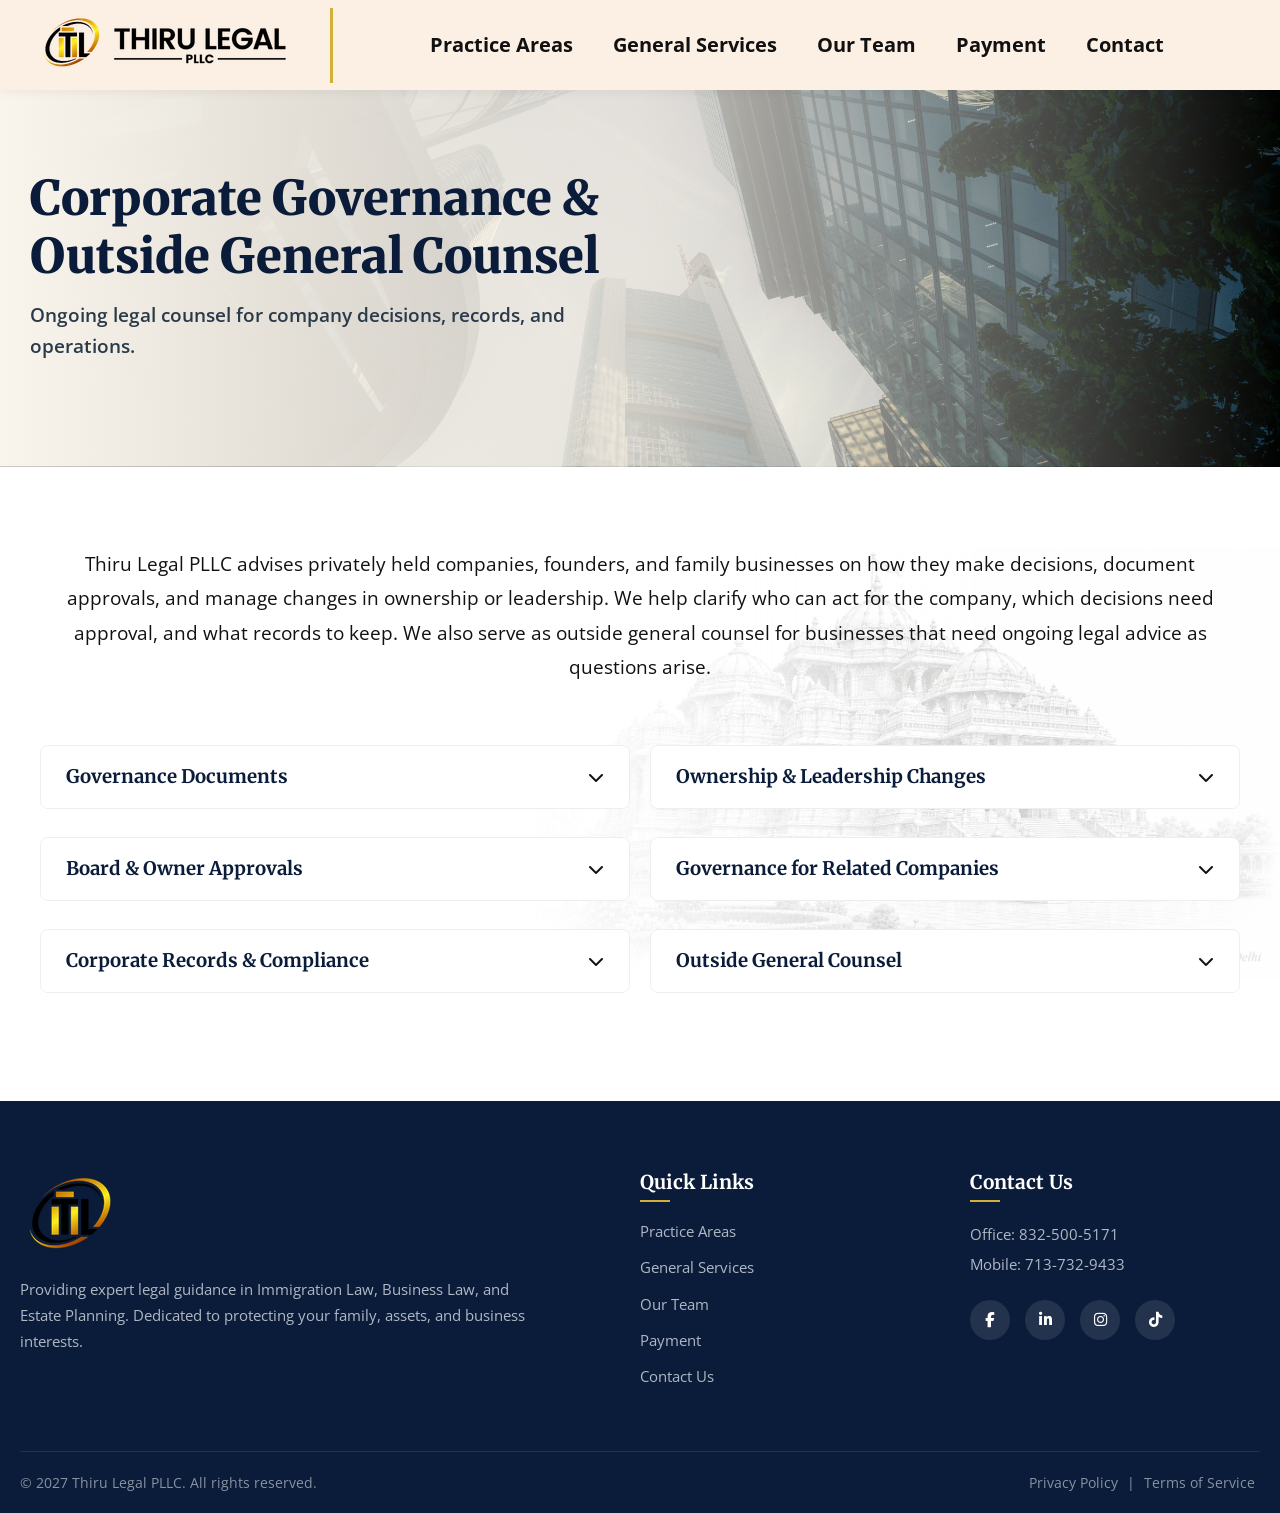
<file: corporate-governance.html>
<!DOCTYPE html>
<html lang="en">
<head>
    <meta charset="UTF-8">
    <meta name="viewport" content="width=device-width, initial-scale=1.0">
    <title>Corporate Governance | Thiru Legal PLLC</title>
    <link rel="stylesheet" href="https://cdnjs.cloudflare.com/ajax/libs/font-awesome/6.4.0/css/all.min.css">
    <link rel="preconnect" href="https://fonts.googleapis.com">
    <link rel="preconnect" href="https://fonts.gstatic.com" crossorigin>
    <link href="https://fonts.googleapis.com/css2?family=Merriweather:wght@400;700;900&family=Open+Sans:wght@400;600&display=swap" rel="stylesheet">
    <link rel="stylesheet" href="style.css">
</head>
<style>
    /* Add any custom styles for this page here */
    .inner-hero {
    background-image: linear-gradient(to right, rgba(250, 245, 236, 1) 0%, rgba(250, 245, 236, 0.8) 50%, rgba(250, 245, 236, 0) 100%), url('corporate.jpg');
    }
</style>
<body>

    <!-- Header -->
    <header>
        <div class="container nav-container">
            <a href="index.html" class="logo-link">
                <img src="logo.png" alt="Thiru Legal PLLC Logo" class="nav-logo">
            </a>
            <ul class="nav-links" id="navLinks">
                <li><a href="index.html#practice-areas">Practice Areas</a></li>
                <li><a href="general-services.html">General Services</a></li>
                <li><a href="team.html">Our Team</a></li>
                <li><a href="payment.html">Payment</a></li>
                <li><a href="contact.html">Contact</a></li>
            </ul>
            <div class="nav-actions">
                <button class="mobile-menu-btn" onclick="toggleMenu()">☰</button>
            </div>
        </div>
    </header>

    <!-- Inner Hero -->
    <section class="inner-hero">
        <div class="container-fluid inner-hero-container">
            <div>
                <h1>Corporate Governance &
                    <br> Outside General Counsel</h1>
                <p class="subtitle">Ongoing legal counsel for company decisions, records, and operations.</p>
                <!-- <a href="index.html#contact" class="cta-btn">Request a Consultation</a> -->
            </div>
        </div>
    </section>

    <!-- Main Content -->
    <section class="page-content page-content--family">
        <div class="container">
            <div class="content-intro">
                <p>Thiru Legal PLLC advises privately held companies, founders, and family businesses on how they make decisions, document approvals, and manage changes in ownership or leadership. We help clarify who can act for the company, which decisions need approval, and what records to keep. We also serve as outside general counsel for businesses that need ongoing legal advice as questions arise.</p>
            </div>

            <div class="service-list">
                
                <!-- Item 1 -->
                <div class="service-item">
                    <div class="service-header">
                        <h3>Governance Documents</h3>
                        <i class="fas fa-chevron-down"></i>
                    </div>
                    <div class="service-body">
                        <p>We prepare and update the documents that govern how your company is owned and managed. We review how decisions are made in practice and help put those procedures in writing.</p>
                        <ul>
                            <li><strong>Governing agreements.</strong> Draft and update LLC operating agreements, corporate bylaws, and shareholder agreements.</li>
                            <li><strong>Roles and decision-making.</strong> Define the responsibilities of directors, officers, managers, and owners. Clarify voting rights and which decisions require board or owner approval.</li>
                            <li><strong>Signing authority.</strong> Document who can sign contracts, commit company funds, or delegate authority.</li>
                            <li><strong>Governance policies.</strong> Establish procedures for handling conflicts of interest and transactions involving owners, managers, or affiliated companies.</li>
                        </ul>
                    </div>
                </div>

                <!-- Item 2 -->
                <div class="service-item">
                    <div class="service-header">
                        <h3>Board & Owner Approvals</h3>
                        <i class="fas fa-chevron-down"></i>
                    </div>
                    <div class="service-body">
                        <p>We help companies identify who needs to approve a proposed action and prepare a written record of the decision.</p>
                        <ul>
                            <li><strong>Meetings and written consents.</strong> Prepare notices, agendas, minutes, resolutions, and written consents for boards, shareholders, LLC members, and managers.</li>
                            <li><strong>Approval procedures.</strong> Review notice, quorum, and voting requirements under the company's governing documents.</li>
                            <li><strong>Significant company actions.</strong> Document approvals for major contracts, loans, distributions, and other transactions. For example, when a company plans to borrow money, we can review its governing documents, identify the approvals needed, and prepare the resolutions authorizing the loan and the person who will sign it.</li>
                        </ul>
                    </div>
                </div>

                <!-- Item 3 -->
                <div class="service-item">
                    <div class="service-header">
                        <h3>Corporate Records & Compliance</h3>
                        <i class="fas fa-chevron-down"></i>
                    </div>
                    <div class="service-body">
                        <p>A company's records can fall behind as the business grows. A new owner may have joined without a corresponding update to the ownership records, or a management change may have left signing authority unclear. We review the records, identify discrepancies, and advise on how to address them.</p>
                        <ul>
                            <li><strong>Governance reviews.</strong> Compare governing documents, ownership records, and past approvals to identify inconsistencies, missing records, or actions that may need follow-up.</li>
                            <li><strong>Company records.</strong> Organize minutes, resolutions, written consents, and membership or shareholder records. Help management establish a routine for documenting significant decisions.</li>
                            <li><strong>Filing schedules.</strong> Identify recurring company filings and assist with updates to registered agent, office, or other company information where applicable.</li>
                            <li><strong>Records for transactions.</strong> Help organize records requested by a lender, investor, or prospective buyer before financing, a sale, or an ownership transfer.</li>
                        </ul>
                    </div>
                </div>

                <!-- Item 4 -->
                <div class="service-item">
                    <div class="service-header">
                        <h3>Ownership & Leadership Changes</h3>
                        <i class="fas fa-chevron-down"></i>
                    </div>
                    <div class="service-body">
                        <p>We help companies document changes in ownership or management, including succession in a family business. We address who will own the business and who will run it, since those responsibilities may pass to different people or change at different times.</p>
                        <ul>
                            <li><strong>Ownership changes.</strong> Review transfer restrictions and approval requirements. Document the admission of a new owner, issuance or transfer of interests, or an owner buyout.</li>
                            <li><strong>Leadership changes.</strong> Document appointments, resignations, removals, and changes in responsibilities. Update signing authority and company records to reflect the transition.</li>
                            <li><strong>Family business succession.</strong> Help plan who will take over management if an owner retires, becomes incapacitated, dies, or leaves the business.</li>
                            <li><strong>Buy-sell provisions.</strong> Draft or update terms that address when a buyout may occur, how the interest will be valued, and how payment will be made.</li>
                            <li><strong>Estate planning coordination.</strong> Review how ownership transfer restrictions fit with proposed transfers to family members or trusts, and coordinate company agreements with the owners' wills, trusts, and powers of attorney.</li>
                        </ul>
                    </div>
                </div>

                <!-- Item 5 -->
                <div class="service-item">
                    <div class="service-header">
                        <h3>Governance for Related Companies</h3>
                        <i class="fas fa-chevron-down"></i>
                    </div>
                    <div class="service-body">
                        <p>When parent companies, subsidiaries, or affiliates share owners or managers, we help clarify which entity is making a decision, signing a contract, or taking on an obligation.</p>
                        <ul>
                            <li><strong>Authority across entities.</strong> Review ownership, management, and signing authority for each company involved.</li>
                            <li><strong>Entity-specific approvals.</strong> Prepare separate resolutions, consents, and other records for each entity when several companies participate in a transaction.</li>
                            <li><strong>Intercompany arrangements.</strong> Help document shared services, use of assets, and allocation of costs where appropriate.</li>
                            <li><strong>Expansion and reorganization.</strong> Coordinate governance documents and approvals when the group adds an entity, reorganizes, or expands into the United States.</li>
                        </ul>
                    </div>
                </div>

                <!-- Item 6 -->
                <div class="service-item">
                    <div class="service-header">
                        <h3>Outside General Counsel</h3>
                        <i class="fas fa-chevron-down"></i>
                    </div>
                    <div class="service-body">
                        <p>We provide a regular point of contact for owners and managers who need legal guidance on day-to-day operations and significant business decisions. We can assist with a specific project or through an ongoing engagement with an agreed scope.</p>
                        <ul>
                            <li>Review recurring customer, vendor, and service agreements and advise on proposed changes.</li>
                            <li>Discuss the legal implications of a proposed business decision before management commits to it.</li>
                            <li>Help management identify and document approvals for major contracts, financing, distributions, and other transactions.</li>
                            <li>Advise on conflicts of interest, related-party transactions, and the responsibilities of directors, officers, and managers.</li>
                            <li>Assess developing business disputes and discuss options for responding or negotiating a resolution.</li>
                            <li>Coordinate with your accountant, other advisers, or specialized counsel when a matter calls for their input.</li>
                        </ul>
                    </div>
                </div>

            </div>
        </div>
    </section>

    <!-- Footer -->
     <footer id="contact">
        <div class="container">
            <div class="footer-grid">
                
                <!-- Column 1: Logo & About -->
                <div class="footer-col footer-about">
                    <a href="#" class="footer-logo-link">
                        <!-- Added CSS filter to make the black logo white for the dark footer -->
                        <img src="logosmall.png" alt="Thiru Legal Logo" class="footer-logo-img">
                    </a>
                    <p>Providing expert legal guidance in Immigration Law, Business Law, and Estate Planning. Dedicated to protecting your family, assets, and business interests.</p>
                </div>

                <!-- Column 2: Quick Links -->
                <div class="footer-col footer-links">
                    <h4>Quick Links</h4>
                    <ul>
                        <li><a href="index.html#practice-areas">Practice Areas</a></li>
                        <li><a href="general-services.html">General Services</a></li>
                        <li><a href="team.html">Our Team</a></li>
                        <li><a href="payment.html">Payment</a></li>
                        <li><a href="contact.html">Contact Us</a></li>
                    </ul>
                </div>

                <!-- Column 3: Contact & Social -->
                <div class="footer-col footer-contact-info">
                    <h4>Contact Us</h4>
                    <div class="footer-contact-row">
                        <span>Office: 832-500-5171</span><br>
                        <span>Mobile: 713-732-9433</span><br>
                        <!-- <span>Houston, Texas</span> -->
                    </div>
                    
                    <div class="footer-social">
                        <a href="https://www.facebook.com/61580748410083/" aria-label="Facebook" target="_blank"><i class="fab fa-facebook-f"></i></a>
                        <a href="https://www.linkedin.com/company/thiru-legal/" aria-label="LinkedIn" target="_blank"><i class="fab fa-linkedin-in"></i></a>
                        <!-- <a href="#" aria-label="Twitter" target="_blank"><i class="fab fa-twitter"></i></a> -->
                        <a href="https://www.instagram.com/thirulegal?dmpr=aTg2dDdycHlybzVy" aria-label="Instagram" target="_blank"><i class="fab fa-instagram"></i></a>
                        <a href="https://www.tiktok.com/@thirulegal" aria-label="TikTok" target="_blank">
                            <i class="fab fa-tiktok"></i>
                        </a>
                    </div>
                </div>

            </div>

            <!-- Footer Bottom (Copyright) -->
            <div class="footer-bottom">
                <p>&copy; 2027 Thiru Legal PLLC. All rights reserved.</p>
                <p class="footer-legal-links">
                    <a href="privacy-policy.html">Privacy Policy</a> | <a href="terms-of-service.html">Terms of Service</a>
                </p>
            </div>
        </div>
    </footer>

    <!-- JavaScript -->
    <script>
        function toggleMenu() {
            document.getElementById('navLinks').classList.toggle('active');
        }

        const serviceHeaders = document.querySelectorAll('.service-header');
        
        serviceHeaders.forEach(header => {
            header.addEventListener('click', function() {
                const parentItem = this.parentElement;
                parentItem.classList.toggle('active');
                
                const icon = this.querySelector('i');
                if (parentItem.classList.contains('active')) {
                    icon.style.transform = 'rotate(180deg)';
                } else {
                    icon.style.transform = 'rotate(0deg)';
                }
            });
        });
    </script>
</body>
</html>
</file>
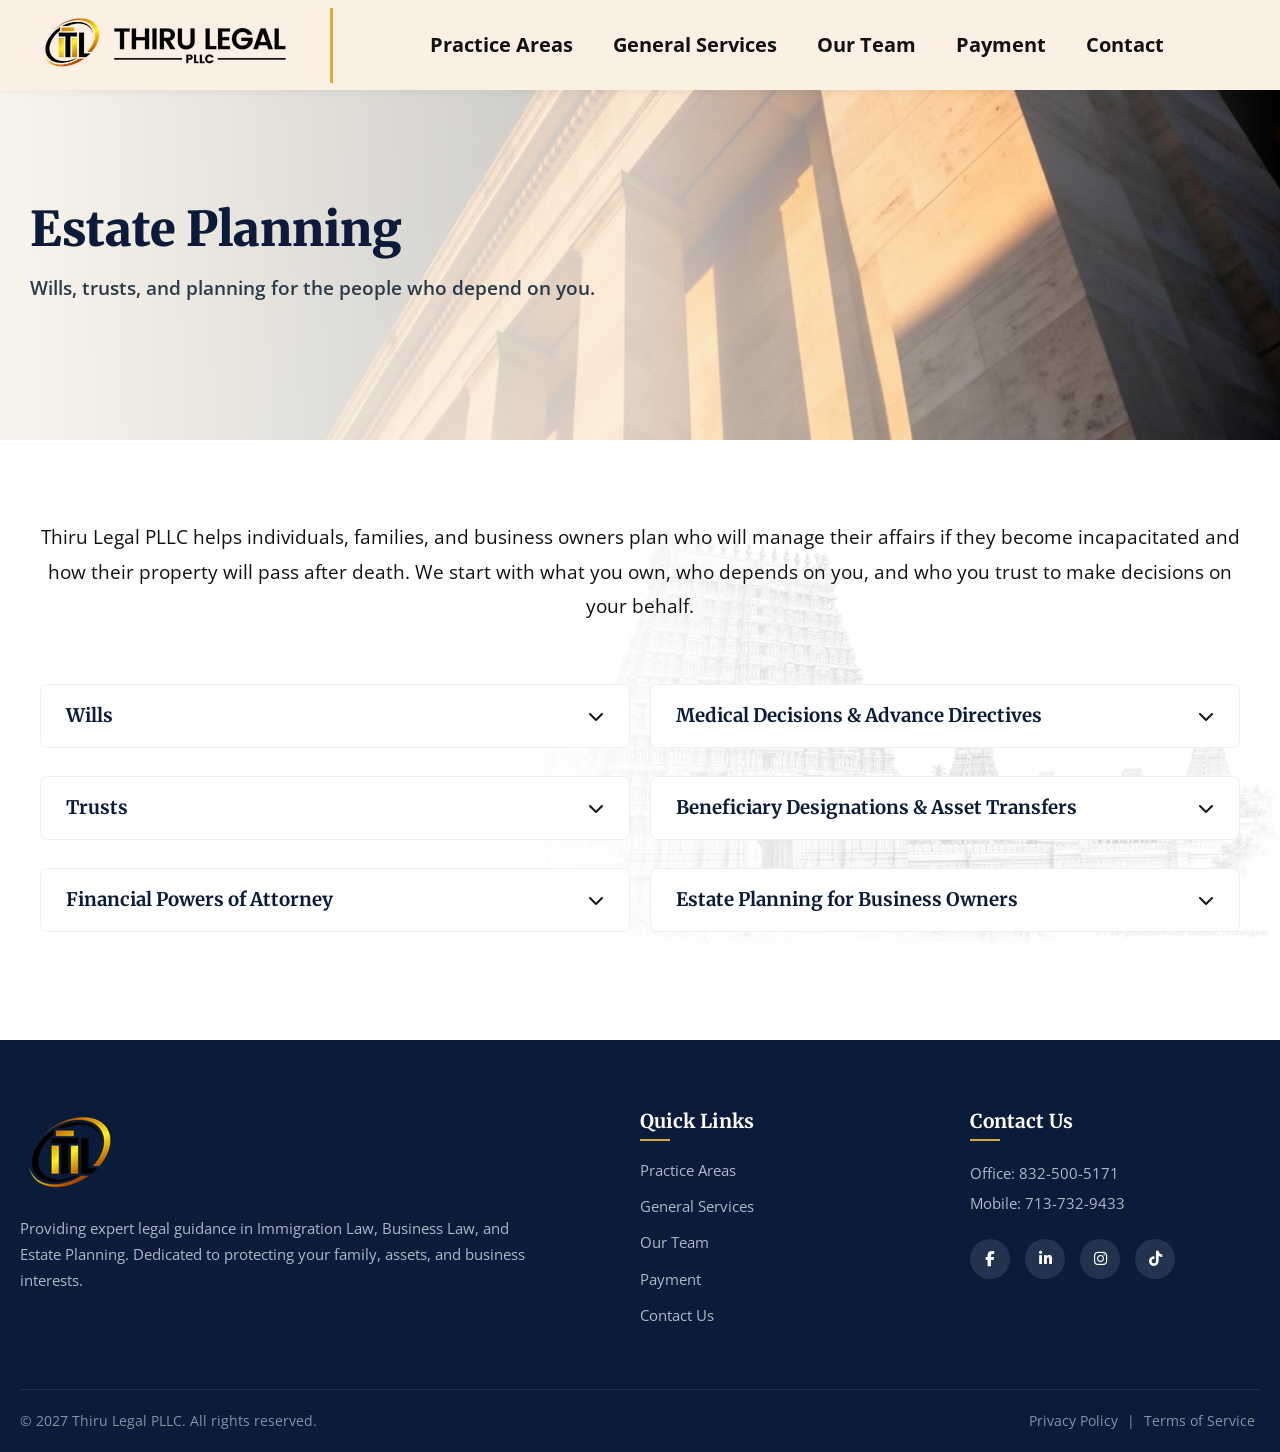
<file: estate-planning.html>
<!DOCTYPE html>
<html lang="en">
<head>
    <meta charset="UTF-8">
    <meta name="viewport" content="width=device-width, initial-scale=1.0">
    <title>Estate Planning | Thiru Legal PLLC</title>
    <link rel="stylesheet" href="https://cdnjs.cloudflare.com/ajax/libs/font-awesome/6.4.0/css/all.min.css">
    <link rel="preconnect" href="https://fonts.googleapis.com">
    <link rel="preconnect" href="https://fonts.gstatic.com" crossorigin>
    <link href="https://fonts.googleapis.com/css2?family=Merriweather:wght@400;700;900&family=Open+Sans:wght@400;600&display=swap" rel="stylesheet">
    <link rel="stylesheet" href="style.css">
</head>
<style>
    /* Add any custom styles for this page here */
    .inner-hero {
    background-image: linear-gradient(to right, rgba(250, 245, 236, 1) 0%, rgba(250, 245, 236, 0.8) 50%, rgba(250, 245, 236, 0) 100%), url('estate.jpg');
    }
</style>
<body>

    <header>
        <div class="container nav-container">
            <a href="index.html" class="logo-link">
                <img src="logo.png" alt="Thiru Legal PLLC Logo" class="nav-logo">
            </a>
            <ul class="nav-links" id="navLinks">
                <li><a href="index.html#practice-areas">Practice Areas</a></li>
                <li><a href="general-services.html">General Services</a></li>
                <li><a href="team.html">Our Team</a></li>
                <li><a href="payment.html">Payment</a></li>
                <li><a href="contact.html">Contact</a></li>
            </ul>
            <div class="nav-actions">
                <button class="mobile-menu-btn" onclick="toggleMenu()">☰</button>
            </div>
        </div>
    </header>

    <section class="inner-hero">
        <div class="container-fluid inner-hero-container">
            <div>
                <h1>Estate Planning</h1>
                <p class="subtitle">Wills, trusts, and planning for the people who depend on you.</p>
                <!-- <a href="index.html#contact" class="cta-btn">Request a Consultation</a> -->
            </div>
        </div>
    </section>

    <section class="page-content page-content--estate">
        <div class="container">
            <div class="content-intro ">
                <p>Thiru Legal PLLC helps individuals, families, and business owners plan who will manage their affairs if they become incapacitated and how their property will pass after death. We start with what you own, who depends on you, and who you trust to make decisions on your behalf.</p>
            </div>

            <div class="service-list">
                
                <div class="service-item">
                    <div class="service-header">
                        <h3>Wills</h3>
                        <i class="fas fa-chevron-down"></i>
                    </div>
                    <div class="service-body">
                        <p>Direct how your property is distributed and who carries out your wishes. We prepare wills that set out who should receive property through your estate and who should carry out your instructions.</p>
                        <ul>
                            <li><strong>Property distribution.</strong> Identify who should receive specific assets and how the rest of your estate should be divided.</li>
                            <li><strong>Executors and alternates.</strong> Name the person you want to administer your estate and an alternate who can serve if needed.</li>
                            <li><strong>Planning for minor children.</strong> Nominate a guardian and consider how an inheritance should be managed for children.</li>
                            <li><strong>Will reviews and updates.</strong> Review your existing will when your family circumstances, assets, or wishes change.</li>
                        </ul>
                    </div>
                </div>

                <div class="service-item">
                    <div class="service-header">
                        <h3>Trusts</h3>
                        <i class="fas fa-chevron-down"></i>
                    </div>
                    <div class="service-body">
                        <p>Plan how assets are managed and distributed. We help you decide whether a trust fits your goals and prepare terms that explain who will manage the property, who will benefit, and when distributions can be made.</p>
                        <ul>
                            <li><strong>Revocable living trusts.</strong> Plan how trust property will be managed during your lifetime, during incapacity, and after death.</li>
                            <li><strong>Trustees and successors.</strong> Choose who will manage the trust and set out when a successor trustee takes over.</li>
                            <li><strong>Distributions to beneficiaries.</strong> Decide whether beneficiaries should receive assets outright, in stages, or under terms that provide for needs such as education and support.</li>
                            <li><strong>Coordination with your will.</strong> Prepare a will to work alongside your trust where appropriate and identify assets to consider transferring into the trust.</li>
                        </ul>
                    </div>
                </div>

                <div class="service-item">
                    <div class="service-header">
                        <h3>Financial Powers of Attorney</h3>
                        <i class="fas fa-chevron-down"></i>
                    </div>
                    <div class="service-body">
                        <p>Choose someone to handle financial and property matters. We prepare financial powers of attorney that let you designate a trusted person to act on your behalf. We discuss what authority that person should have, when it should begin, and any limits you want to include.</p>
                        <ul>
                            <li><strong>Choice of agent.</strong> Name a primary agent and an alternate.</li>
                            <li><strong>Scope of authority.</strong> Address tasks such as paying bills, managing accounts and property, and signing financial documents.</li>
                            <li><strong>Timing and limits.</strong> Consider when the authority should take effect and whether particular decisions should be restricted.</li>
                        </ul>
                    </div>
                </div>

                <div class="service-item">
                    <div class="service-header">
                        <h3>Medical Decisions & Advance Directives</h3>
                        <i class="fas fa-chevron-down"></i>
                    </div>
                    <div class="service-body">
                        <p>Name a healthcare decision-maker and record treatment preferences. We help you choose someone to make healthcare decisions if you're unable to do so and put your treatment preferences in writing.</p>
                        <ul>
                            <li><strong>Medical power of attorney.</strong> Designate a healthcare agent and an alternate.</li>
                            <li><strong>Advance directives.</strong> Record your treatment preferences for the circumstances covered by your directive.</li>
                            <li><strong>Access to health information.</strong> Prepare authorizations for designated people to receive health information where appropriate.</li>
                            <li><strong>Sharing your documents.</strong> Discuss which documents to share with your agents and healthcare providers and where to keep signed copies.</li>
                        </ul>
                    </div>
                </div>

                <div class="service-item">
                    <div class="service-header">
                        <h3>Beneficiary Designations & Asset Transfers</h3>
                        <i class="fas fa-chevron-down"></i>
                    </div>
                    <div class="service-body">
                        <p>Coordinate beneficiary designations, property titles, and trust funding. We review how your assets are titled and who is named to receive them. We help identify where deeds, account records, or beneficiary designations need attention so they fit your overall plan.</p>
                        <ul>
                            <li><strong>Beneficiary designations.</strong> Review named beneficiaries on retirement accounts, life insurance policies, and other accounts.</li>
                            <li><strong>Property and account ownership.</strong> Review deeds and account titles and discuss how they affect your plan.</li>
                            <li><strong>Transfer on Death Deeds.</strong> Evaluate whether a Transfer on Death Deed fits your plans for a property and prepare the deed when appropriate.</li>
                            <li><strong>Trust funding.</strong> Identify assets to consider transferring to your trust and outline the steps for updating ownership records or working with your financial institutions.</li>
                        </ul>
                    </div>
                </div>

                <div class="service-item">
                    <div class="service-header">
                        <h3>Estate Planning for Business Owners</h3>
                        <i class="fas fa-chevron-down"></i>
                    </div>
                    <div class="service-body">
                        <p>Coordinate your estate plan with business ownership and succession. We review your estate plan alongside your company's governing documents. This helps clarify who should inherit your ownership interest and who should have authority to manage the business during a transition.</p>
                        <ul>
                            <li><strong>Ownership and management.</strong> Discuss who should receive your business interest and who should handle company decisions if you become incapacitated or die.</li>
                            <li><strong>Company agreements.</strong> Review transfer restrictions, approval requirements, and buy-sell provisions alongside your will or trust.</li>
                            <li><strong>Transfers to family or trusts.</strong> Evaluate proposed transfers and coordinate with your accountant or other advisers as needed.</li>
                        </ul>
                    </div>
                </div>
            </div>
        </div>
    </section>

     <footer id="contact">
        <div class="container">
            <div class="footer-grid">
                
                <!-- Column 1: Logo & About -->
                <div class="footer-col footer-about">
                    <a href="#" class="footer-logo-link">
                        <!-- Added CSS filter to make the black logo white for the dark footer -->
                        <img src="logosmall.png" alt="Thiru Legal Logo" class="footer-logo-img">
                    </a>
                    <p>Providing expert legal guidance in Immigration Law, Business Law, and Estate Planning. Dedicated to protecting your family, assets, and business interests.</p>
                </div>

                <!-- Column 2: Quick Links -->
                <div class="footer-col footer-links">
                    <h4>Quick Links</h4>
                    <ul>
                        <li><a href="index.html#practice-areas">Practice Areas</a></li>
                        <li><a href="general-services.html">General Services</a></li>
                        <li><a href="team.html">Our Team</a></li>
                        <li><a href="payment.html">Payment</a></li>
                        <li><a href="contact.html">Contact Us</a></li>
                    </ul>
                </div>

                <!-- Column 3: Contact & Social -->
                <div class="footer-col footer-contact-info">
                    <h4>Contact Us</h4>
                    <div class="footer-contact-row">
                        <span>Office: 832-500-5171</span><br>
                        <span>Mobile: 713-732-9433</span><br>
                        <!-- <span>Houston, Texas</span> -->
                    </div>
                    
                    <div class="footer-social">
                        <a href="https://www.facebook.com/61580748410083/" aria-label="Facebook" target="_blank"><i class="fab fa-facebook-f"></i></a>
                        <a href="https://www.linkedin.com/company/thiru-legal/" aria-label="LinkedIn" target="_blank"><i class="fab fa-linkedin-in"></i></a>
                        <!-- <a href="#" aria-label="Twitter" target="_blank"><i class="fab fa-twitter"></i></a> -->
                        <a href="https://www.instagram.com/thirulegal?dmpr=aTg2dDdycHlybzVy" aria-label="Instagram" target="_blank"><i class="fab fa-instagram"></i></a>
                        <a href="https://www.tiktok.com/@thirulegal" aria-label="TikTok" target="_blank">
                            <i class="fab fa-tiktok"></i>
                        </a>
                    </div>
                </div>

            </div>

            <!-- Footer Bottom (Copyright) -->
            <div class="footer-bottom">
                <p>&copy; 2027 Thiru Legal PLLC. All rights reserved.</p>
                <p class="footer-legal-links">
                    <a href="privacy-policy.html">Privacy Policy</a> | <a href="terms-of-service.html">Terms of Service</a>
                </p>
            </div>
        </div>
    </footer>

    <script>
        function toggleMenu() { document.getElementById('navLinks').classList.toggle('active'); }
        
        const serviceHeaders = document.querySelectorAll('.service-header');
        serviceHeaders.forEach(header => {
            header.addEventListener('click', function() {
                const parentItem = this.parentElement;
                parentItem.classList.toggle('active');
                const icon = this.querySelector('i');
                icon.style.transform = parentItem.classList.contains('active') ? 'rotate(180deg)' : 'rotate(0deg)';
            });
        });
    </script>
</body>
</html>
</file>
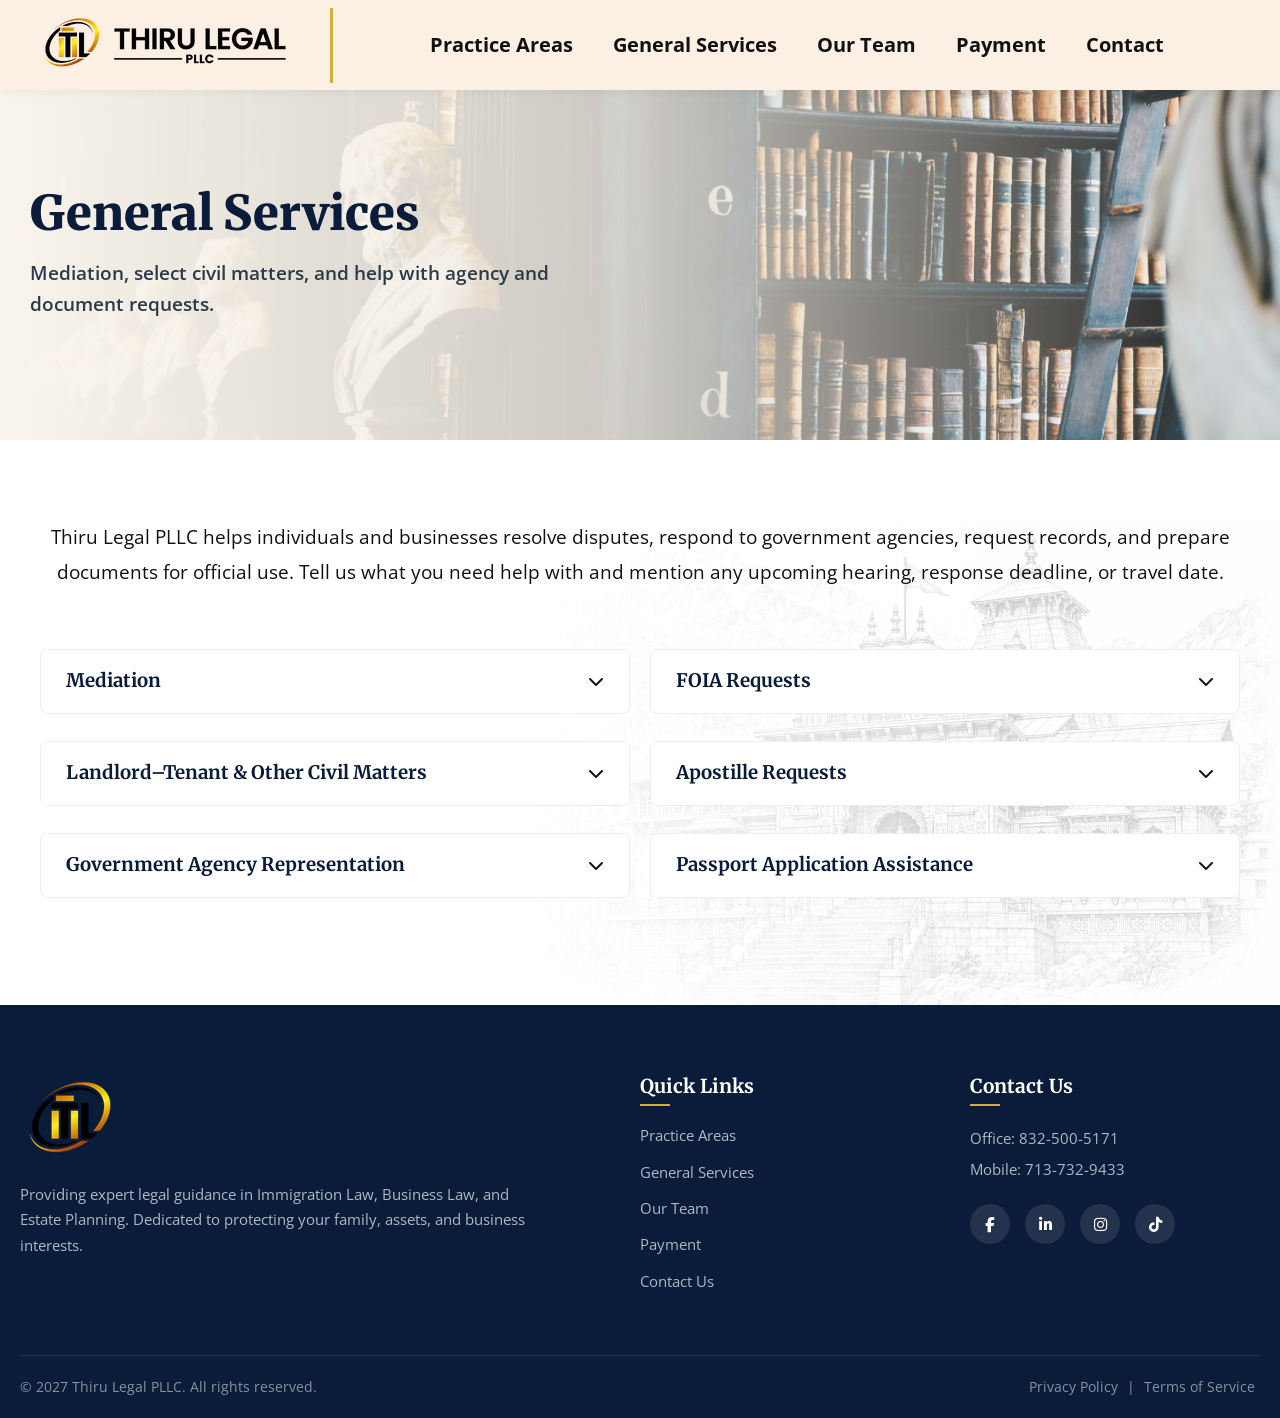
<file: general-services.html>
<!DOCTYPE html>
<html lang="en">
<head>
    <meta charset="UTF-8">
    <meta name="viewport" content="width=device-width, initial-scale=1.0">
    <title>General Services | Thiru Legal PLLC</title>
    <link rel="stylesheet" href="https://cdnjs.cloudflare.com/ajax/libs/font-awesome/6.4.0/css/all.min.css">
    <link rel="preconnect" href="https://fonts.googleapis.com">
    <link rel="preconnect" href="https://fonts.gstatic.com" crossorigin>
    <link href="https://fonts.googleapis.com/css2?family=Merriweather:wght@400;700;900&family=Open+Sans:wght@400;600&display=swap" rel="stylesheet">
    <link rel="stylesheet" href="style.css">
</head>
<style>
    /* Add any custom styles for this page here */
    .inner-hero {
    background-image: linear-gradient(to right, rgba(250, 245, 236, 1) 0%, rgba(250, 245, 236, 0.8) 50%, rgba(250, 245, 236, 0) 100%), url('general-service.jpg');
    }
</style>
<body>

    <!-- Header -->
    <header>
        <div class="container nav-container">
            <a href="index.html" class="logo-link">
                <img src="logo.png" alt="Thiru Legal PLLC Logo" class="nav-logo">
            </a>
            <ul class="nav-links" id="navLinks">
                <li><a href="index.html#practice-areas">Practice Areas</a></li>
                <li><a href="general-services.html">General Services</a></li>
                <li><a href="team.html">Our Team</a></li>
                <li><a href="payment.html">Payment</a></li>
                <li><a href="contact.html">Contact</a></li>
            </ul>
            <div class="nav-actions">
                <button class="mobile-menu-btn" onclick="toggleMenu()">☰</button>
            </div>
        </div>
    </header>

    <!-- Inner Hero -->
    <section class="inner-hero">
        <div class="container-fluid inner-hero-container">
            <div>
                <h1>General Services</h1>
                <p class="subtitle">Mediation, select civil matters, and help with agency and document requests.</p>
                <!-- <a href="index.html#contact" class="cta-btn">Request a Consultation</a> -->
            </div>
        </div>
    </section>

    <!-- Main Content -->
    <section class="page-content page-content--general">
        <div class="container">
            <div class="content-intro">
                <p>Thiru Legal PLLC helps individuals and businesses resolve disputes, respond to government agencies, request records, and prepare documents for official use. Tell us what you need help with and mention any upcoming hearing, response deadline, or travel date.</p>
            </div>

            <div class="service-list">
                
                <!-- Item 1 -->
                <div class="service-item">
                    <div class="service-header">
                        <h3>Mediation</h3>
                        <i class="fas fa-chevron-down"></i>
                    </div>
                    <div class="service-body">
                        <p>Mediation gives parties a structured setting to discuss a dispute with a neutral mediator. The mediator helps the parties identify the issues, consider possible solutions, and decide whether they can reach an agreement.</p>
                        <ul>
                            <li><strong>Family mediation.</strong> Parenting, property, and other family disagreements.</li>
                            <li><strong>Business mediation.</strong> Disputes among owners, business partners, customers, vendors, or contractors.</li>
                            <li><strong>Property and civil mediation.</strong> Rental disputes, neighbor disagreements, property damage, and other civil matters.</li>
                            <li><strong>Workplace mediation.</strong> Select disagreements involving employees, managers, or workplace relationships.</li>
                        </ul>
                        <p><em>If you are requesting mediation, briefly describe the dispute and mention any upcoming court date. Our team will follow up about the matter and discuss arrangements for the session.</em></p>
                    </div>
                </div>

                <!-- Item 2 -->
                <div class="service-item">
                    <div class="service-header">
                        <h3>Landlord–Tenant & Other Civil Matters</h3>
                        <i class="fas fa-chevron-down"></i>
                    </div>
                    <div class="service-body">
                        <p>We assist with select rental, consumer, real property, and small claims matters. We can review your documents, explain your options, and discuss whether we can assist with correspondence, settlement, hearing preparation, or representation.</p>
                        <ul>
                            <li><strong>Landlord–tenant disputes.</strong> Evictions, security deposits, repair and remedy matters, lockouts, utility interruptions, and lease termination.</li>
                            <li><strong>Consumer matters.</strong> Vehicle repossession, auto repair disputes, tow hearings, and select home repair and contractor disputes.</li>
                            <li><strong>Real property matters.</strong> Title and boundary disputes, easements and property access, Transfer on Death Deeds, and judicial foreclosure defense.</li>
                            <li><strong>Small claims and other civil disputes.</strong> Unpaid invoices, property damage, and contract disputes. We can help assess a claim or defense, prepare or respond to a demand letter, and explore settlement.</li>
                        </ul>
                    </div>
                </div>

                <!-- Item 3 -->
                <div class="service-item">
                    <div class="service-header">
                        <h3>Government Agency Representation</h3>
                        <i class="fas fa-chevron-down"></i>
                    </div>
                    <div class="service-body">
                        <p>We represent individuals and businesses in select matters before government agencies. We can review a notice or decision, identify what the agency is asking for, prepare a written response, and communicate with the agency on your behalf where appropriate.</p>
                        <ul>
                            <li><strong>Agency notices and inquiries.</strong> Review the notice, identify any stated deadline, and help gather the information or evidence the agency requests.</li>
                            <li><strong>Written submissions.</strong> Prepare responses, explanations, and supporting materials for agency review.</li>
                            <li><strong>IRS Offers in Compromise.</strong> Review your circumstances to assess whether an offer may be appropriate, help organize the financial records, and assist with preparing the submission and responding to IRS requests.</li>
                            <li><strong>Agency decisions and follow-up.</strong> Review the decision and discuss available options for clarification, reconsideration, or further review.</li>
                        </ul>
                        <p><em>For immigration-specific agency matters, see U.S. Immigration Law.</em></p>
                    </div>
                </div>

                <!-- Item 4 -->
                <div class="service-item">
                    <div class="service-header">
                        <h3>FOIA Requests</h3>
                        <i class="fas fa-chevron-down"></i>
                    </div>
                    <div class="service-body">
                        <p>We help individuals and businesses request federal agency records under the Freedom of Information Act (FOIA). We can identify the agency likely to hold the records, prepare the request, and review the materials released.</p>
                        <ul>
                            <li><strong>Request preparation.</strong> Describe the records sought, identify relevant dates, and help prepare any authorization needed to request records on someone's behalf.</li>
                            <li><strong>Agency follow-up.</strong> Respond to requests for clarification and make status inquiries when appropriate.</li>
                            <li><strong>Review of released records.</strong> Organize the records, identify gaps or inconsistencies, and discuss how the information may relate to your matter.</li>
                        </ul>
                        <p><em>For USCIS, CBP, ICE, or Immigration Court records, see Immigration Records & FOIA Requests on the U.S. Immigration Law page.</em></p>
                    </div>
                </div>

                <!-- Item 5 -->
                <div class="service-item">
                    <div class="service-header">
                        <h3>Apostille Requests</h3>
                        <i class="fas fa-chevron-down"></i>
                    </div>
                    <div class="service-body">
                        <p>We help clients prepare documents for use abroad and request an apostille or other authentication where appropriate. We start by reviewing the document, where it was issued, and where you intend to use it.</p>
                        <ul>
                            <li><strong>Document review.</strong> Review vital records, diplomas, notarized documents, and business records.</li>
                            <li><strong>Preparation.</strong> Help determine whether you need a certified copy or other supporting paperwork.</li>
                            <li><strong>Submission assistance.</strong> Help identify the appropriate authority and prepare the request forms and supporting documents.</li>
                        </ul>
                    </div>
                </div>

                <!-- Item 6 -->
                <div class="service-item">
                    <div class="service-header">
                        <h3>Passport Application Assistance</h3>
                        <i class="fas fa-chevron-down"></i>
                    </div>
                    <div class="service-body">
                        <p>We provide administrative support for U.S. passport applications and renewals. We can help you identify the applicable forms and organize your supporting documents before submission.</p>
                        <ul>
                            <li><strong>First-time applications and renewals.</strong> Identify the applicable form and prepare a checklist of supporting documents.</li>
                            <li><strong>Applications for children.</strong> Help organize documents relating to parentage, identification, and consent, as applicable.</li>
                            <li><strong>Replacements and name changes.</strong> Help identify the paperwork for a lost or damaged passport or for an application in a new name.</li>
                        </ul>
                    </div>
                </div>

            </div>
        </div>
    </section>

    <!-- Footer -->
     <footer id="contact">
        <div class="container">
            <div class="footer-grid">
                
                <!-- Column 1: Logo & About -->
                <div class="footer-col footer-about">
                    <a href="#" class="footer-logo-link">
                        <!-- Added CSS filter to make the black logo white for the dark footer -->
                        <img src="logosmall.png" alt="Thiru Legal Logo" class="footer-logo-img">
                    </a>
                    <p>Providing expert legal guidance in Immigration Law, Business Law, and Estate Planning. Dedicated to protecting your family, assets, and business interests.</p>
                </div>

                <!-- Column 2: Quick Links -->
                <div class="footer-col footer-links">
                    <h4>Quick Links</h4>
                    <ul>
                        <li><a href="index.html#practice-areas">Practice Areas</a></li>
                        <li><a href="general-services.html">General Services</a></li>
                        <li><a href="team.html">Our Team</a></li>
                        <li><a href="payment.html">Payment</a></li>
                        <li><a href="contact.html">Contact Us</a></li>
                    </ul>
                </div>

                <!-- Column 3: Contact & Social -->
                <div class="footer-col footer-contact-info">
                    <h4>Contact Us</h4>
                    <div class="footer-contact-row">
                        <span>Office: 832-500-5171</span><br>
                        <span>Mobile: 713-732-9433</span><br>
                        <!-- <span>Houston, Texas</span> -->
                    </div>
                    
                    <div class="footer-social">
                        <a href="https://www.facebook.com/61580748410083/" aria-label="Facebook" target="_blank"><i class="fab fa-facebook-f"></i></a>
                        <a href="https://www.linkedin.com/company/thiru-legal/" aria-label="LinkedIn" target="_blank"><i class="fab fa-linkedin-in"></i></a>
                        <!-- <a href="#" aria-label="Twitter" target="_blank"><i class="fab fa-twitter"></i></a> -->
                        <a href="https://www.instagram.com/thirulegal?dmpr=aTg2dDdycHlybzVy" aria-label="Instagram" target="_blank"><i class="fab fa-instagram"></i></a>
                        <a href="https://www.tiktok.com/@thirulegal" aria-label="TikTok" target="_blank">
                            <i class="fab fa-tiktok"></i>
                        </a>
                    </div>
                </div>

            </div>

            <!-- Footer Bottom (Copyright) -->
            <div class="footer-bottom">
                <p>&copy; 2027 Thiru Legal PLLC. All rights reserved.</p>
                <p class="footer-legal-links">
                    <a href="privacy-policy.html">Privacy Policy</a> | <a href="terms-of-service.html">Terms of Service</a>
                </p>
            </div>
        </div>
    </footer>

    <!-- JavaScript -->
    <script>
        function toggleMenu() {
            document.getElementById('navLinks').classList.toggle('active');
        }

        const serviceHeaders = document.querySelectorAll('.service-header');
        
        serviceHeaders.forEach(header => {
            header.addEventListener('click', function() {
                const parentItem = this.parentElement;
                parentItem.classList.toggle('active');
                
                const icon = this.querySelector('i');
                if (parentItem.classList.contains('active')) {
                    icon.style.transform = 'rotate(180deg)';
                } else {
                    icon.style.transform = 'rotate(0deg)';
                }
            });
        });
    </script>
</body>
</html>
</file>
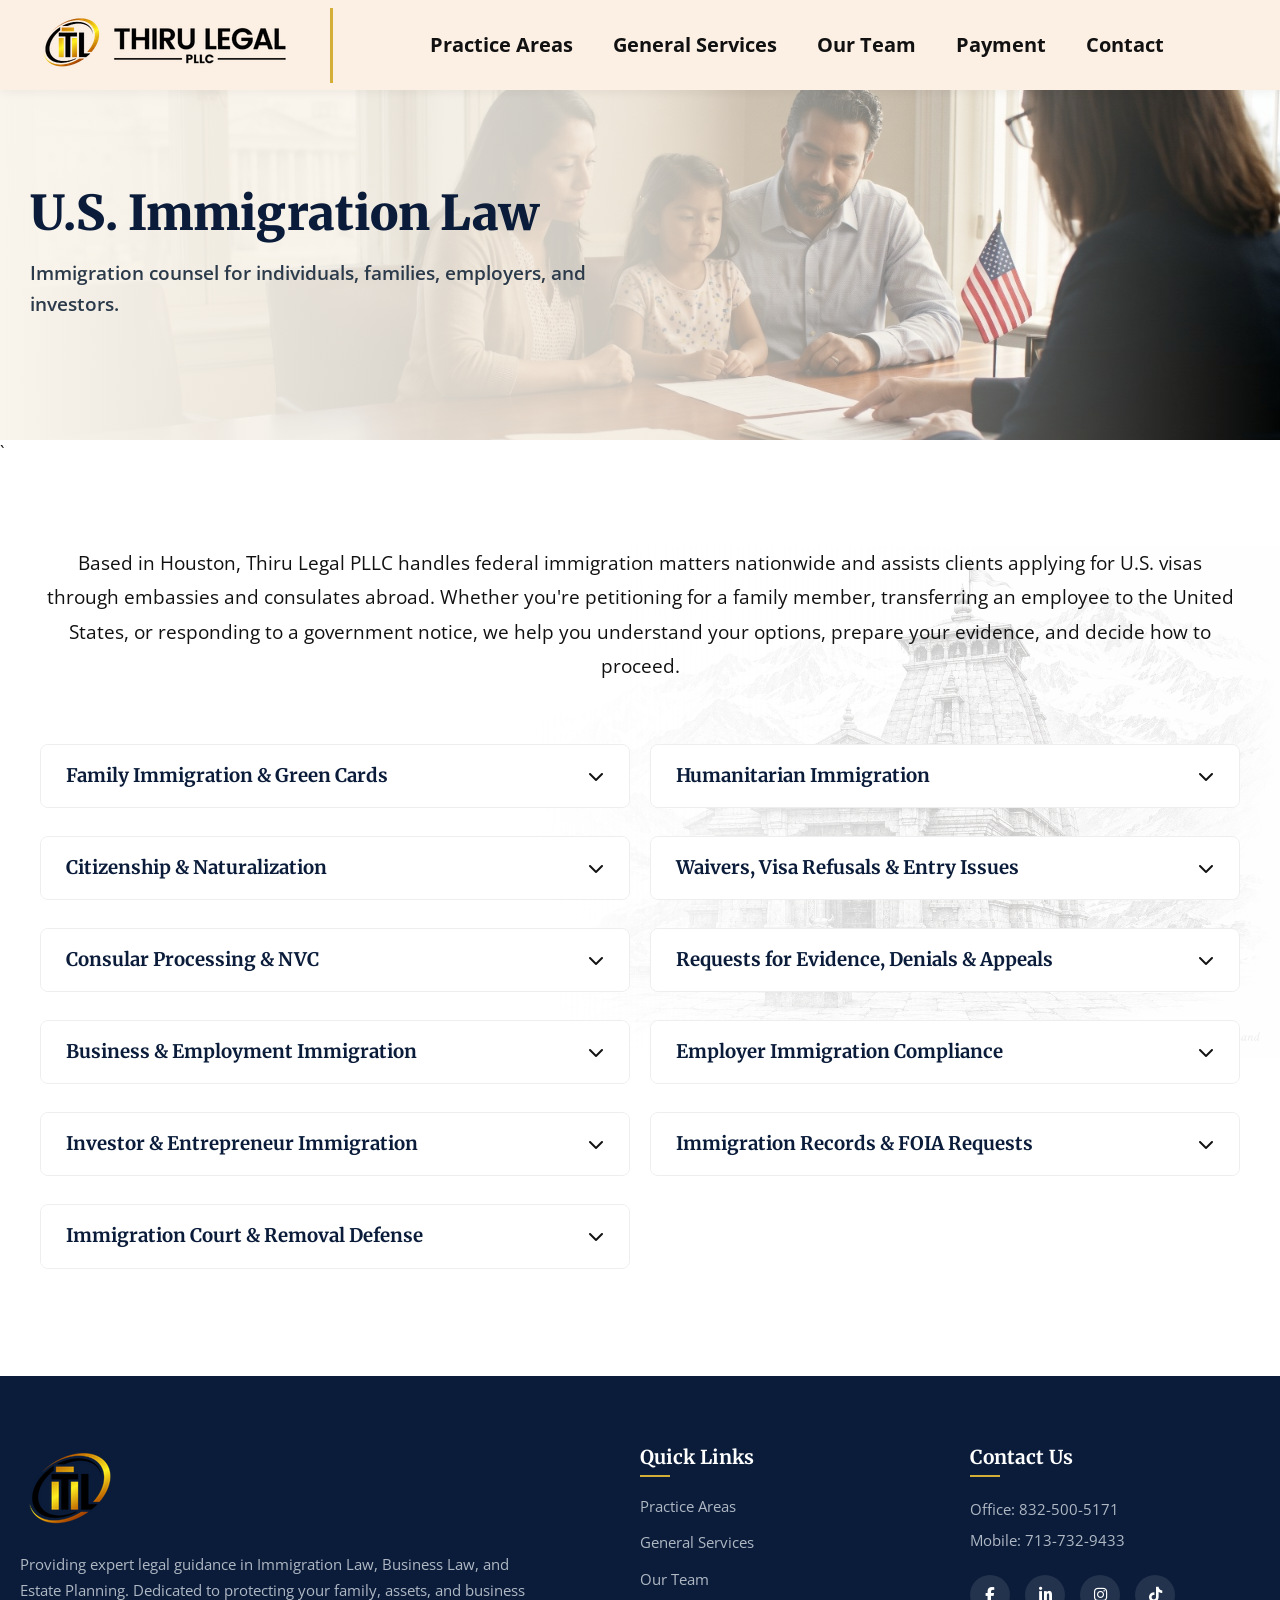
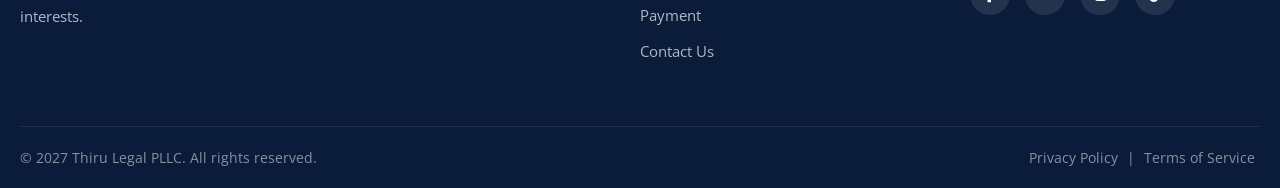
<file: immigration.html>
<!DOCTYPE html>
<html lang="en">
<head>
    <meta charset="UTF-8">
    <meta name="viewport" content="width=device-width, initial-scale=1.0">
    <title>U.S. Immigration Law - Thiru Legal PLLC</title>
    <link rel="stylesheet" href="https://cdnjs.cloudflare.com/ajax/libs/font-awesome/6.4.0/css/all.min.css">
    <link href="https://fonts.googleapis.com/css2?family=Merriweather:wght@400;700;900&family=Open+Sans:wght@400;600&display=swap" rel="stylesheet">
    <link rel="stylesheet" href="style.css">
</head>
<style>
    /* Add any custom styles for this page here */
    .inner-hero {
    background-image: linear-gradient(to right, rgba(250, 245, 236, 1) 0%, rgba(250, 245, 236, 0.8) 50%, rgba(250, 245, 236, 0) 100%), url('immigration.jpeg');
    }
</style>
<body>

    <!-- Re-use your exact Header here -->
    <header>
        <div class="container nav-container">
            <a href="index.html" class="logo-link"><img src="logo.png" alt="Thiru Legal PLLC Logo" class="nav-logo"></a>
            <ul class="nav-links" id="navLinks">
                <li><a href="index.html#practice-areas">Practice Areas</a></li>
                <li><a href="general-services.html">General Services</a></li>
                <li><a href="team.html">Our Team</a></li>
                <li><a href="payment.html">Payment</a></li>
                <li><a href="contact.html">Contact</a></li>
            </ul>
            <div class="nav-actions">
                <button class="mobile-menu-btn" onclick="toggleMenu()">☰</button>
            </div>
        </div>
    </header>

    <!-- Inner Hero -->
    <section class="inner-hero">
        <div class="container-fluid inner-hero-container">
            <h1>U.S. Immigration Law</h1>
            <p class="subtitle">Immigration counsel for individuals, families, employers, and investors.</p>
            <!-- <a href="index.html#contact" class="cta-btn">Request a Consultation</a> -->
        </div>
    </section>
`
    <!-- Page Content -->
    <section class="page-content page-content--immigration">
        <div class="container">
            <p class="content-intro">Based in Houston, Thiru Legal PLLC handles federal immigration matters nationwide and assists clients applying for U.S. visas through embassies and consulates abroad. Whether you're petitioning for a family member, transferring an employee to the United States, or responding to a government notice, we help you understand your options, prepare your evidence, and decide how to proceed.</p>

            <div class="service-list">
                
                <!-- Item 1 -->
                <div class="service-item">
                    <div class="service-header" onclick="toggleService(this)">
                        <h3>Family Immigration & Green Cards</h3>
                        <i class="fas fa-chevron-down"></i>
                    </div>
                    <div class="service-body">
                        <p>We help U.S. citizens and lawful permanent residents petition for eligible relatives. We review the family relationship, immigration history, and supporting documents to identify the appropriate process and address issues that may affect the case.</p>
                        <ul>
                            <li><strong>Marriage-based green cards.</strong> Prepare petitions and applications, organize evidence of the relationship, and help couples prepare for interviews.</li>
                            <li><strong>Other family petitions.</strong> Assist with petitions for eligible children, parents, and siblings.</li>
                            <li><strong>Fiancé visas.</strong> Prepare K-1 petitions and assist with the subsequent green card application.</li>
                            <li><strong>Adjustment of status.</strong> Prepare green card applications for eligible applicants in the United States and advise on related work authorization and travel applications.</li>
                            <li><strong>Consular processing.</strong> Help families pursue immigrant visas abroad, including at the National Visa Center and U.S. embassies and consulates.</li>
                            <li><strong>Affidavits of support.</strong> Review sponsor income and assets, joint sponsor options, and supporting financial records.</li>
                            <li><strong>Removal of conditions.</strong> Prepare joint petitions and evaluate waiver options when a joint filing is unavailable or inappropriate.</li>
                        </ul>
                    </div>
                </div>

                <!-- Item 2 -->
                <div class="service-item">
                    <div class="service-header" onclick="toggleService(this)">
                        <h3>Citizenship & Naturalization</h3>
                        <i class="fas fa-chevron-down"></i>
                    </div>
                    <div class="service-body">
                        <p>We help permanent residents apply for naturalization and evaluate whether someone may already have acquired or derived U.S. citizenship through a parent.</p>
                        <ul>
                            <li><strong>Eligibility review.</strong> Review residence, travel, marital history, and prior immigration filings. Assess issues such as extended absences or arrests that may require closer attention before filing.</li>
                            <li><strong>Application and interview preparation.</strong> Prepare naturalization applications and help clients prepare for the interview and applicable testing.</li>
                            <li><strong>Citizenship through parents.</strong> Evaluate potential citizenship claims and help gather records to support them.</li>
                        </ul>
                    </div>
                </div>

                <!-- Item 3 -->
                <div class="service-item">
                    <div class="service-header" onclick="toggleService(this)">
                        <h3>Consular Processing & NVC</h3>
                        <i class="fas fa-chevron-down"></i>
                    </div>
                    <div class="service-body">
                        <p>We help clients with immigrant and nonimmigrant visa matters abroad, including case processing with the National Visa Center (NVC) and visa applications at U.S. embassies and consulates.</p>
                        <ul>
                            <li><strong>National Visa Center processing.</strong> Assist with the DS-260 immigrant visa application, civil documents, financial sponsorship evidence where required, and responses to NVC requests for additional information.</li>
                            <li><strong>U.S. embassy and consulate applications.</strong> Assist with supporting documents for family, employment, investor, and business visitor visa cases. Review the DS-160 for nonimmigrant visa applications where applicable.</li>
                            <li><strong>NVC and consular correspondence.</strong> Prepare case inquiries, address document or processing issues, and communicate with the NVC or consular post as appropriate.</li>
                            <li><strong>Visa interview preparation.</strong> Review the application and supporting evidence with you, discuss likely questions, and help you prepare to explain the facts of your case clearly and accurately.</li>
                            <li><strong>Post-interview follow-up.</strong> Review consular notices, help respond to requests for additional documents, and assist with follow-up inquiries when a case is in administrative processing.</li>
                        </ul>
                    </div>
                </div>

                <!-- Item 4 -->
                <div class="service-item">
                    <div class="service-header" onclick="toggleService(this)">
                        <h3>Business & Employment Immigration</h3>
                        <i class="fas fa-chevron-down"></i>
                    </div>
                    <div class="service-body">
                        <p>We advise employers, multinational companies, executives, managers, professionals, and performers on temporary work classifications and employment-based permanent residence. We help with initial filings and review how changes in employment, duties, or work location may affect an existing case.</p>
                        <ul>
                            <li><strong>L-1A and L-1B intracompany transfers.</strong> Assist with transfers of executives, managers, and employees with specialized knowledge, including new-office petitions, extensions, Blanket L matters, and related applications for family members.</li>
                            <li><strong>H-1B specialty occupations.</strong> Assist with initial petitions, changes of employer, extensions, and amendments. Review proposed changes in duties or work location.</li>
                            <li><strong>O-1 extraordinary ability or achievement.</strong> Review professional accomplishments, identify supporting evidence, and prepare petitions.</li>
                            <li><strong>TN USMCA professionals.</strong> Assist eligible Canadian and Mexican professionals and their U.S. employers with documentation of the proposed position, professional credentials, and employer support.</li>
                            <li><strong>P visas for athletes, entertainers, and performers.</strong> Assist with P-1, P-2, and P-3 petitions and related petitions for eligible essential support personnel.</li>
                            <li><strong>Business visitor visas.</strong> Review proposed U.S. business activities and assist with supporting documents and consular interview preparation.</li>
                            <li><strong>EB-1A extraordinary ability.</strong> Review the applicant's accomplishments, identify supporting evidence, and prepare the petition.</li>
                            <li><strong>EB-1C multinational executives and managers.</strong> Review the relationship between the U.S. and foreign companies, the applicant's roles, and how each business operates.</li>
                            <li><strong>EB-2 National Interest Waiver.</strong> Help professionals and entrepreneurs describe their proposed U.S. work and document their qualifications, track record, and plans.</li>
                            <li><strong>EB-3 employer-sponsored green cards.</strong> Assist employers sponsoring skilled workers, professionals, and other workers. Review the position and the worker's qualifications, prepare the Form I-140 petition, and coordinate next steps toward permanent residence.</li>
                            <li><strong>PERM permanent labor certification.</strong> Assist employers with defining job requirements, requesting a prevailing wage determination, planning and documenting recruitment, and preparing the labor certification application when required.</li>
                            <li><strong>Permanent residence processing.</strong> Coordinate the immigrant petition with adjustment of status or consular processing, including related applications for eligible family members.</li>
                        </ul>
                    </div>
                </div>

                <!-- Item 5 -->
                <div class="service-item">
                    <div class="service-header" onclick="toggleService(this)">
                        <h3>Investor & Entrepreneur Immigration</h3>
                        <i class="fas fa-chevron-down"></i>
                    </div>
                    <div class="service-body">
                        <p>We help investors, entrepreneurs, and international companies evaluate immigration options tied to U.S. trade, investment, and expansion. Reviewing the plan early gives you time to address questions about ownership, funding, staffing, and operations before committing to a transaction.</p>
                        <ul>
                            <li><strong>E-1 Treaty Trader.</strong> Prepare applications for treaty traders and qualifying employees using trade, ownership, and business records.</li>
                            <li><strong>E-2 Treaty Investor.</strong> Assist investors and qualifying employees with applications involving a new or acquired U.S. business. Review ownership, investment records, business operations, and the proposed role.</li>
                            <li><strong>EB-5 Immigrant Investor.</strong> Assist with investor petitions, source and path of funds documentation, and petitions to remove conditions on permanent residence.</li>
                            <li><strong>U.S. expansion for foreign companies.</strong> Evaluate options for opening a U.S. office and transferring key personnel. Identify corporate, staffing, and operational records that can support the case.</li>
                        </ul>
                    </div>
                </div>

                <!-- Item 6 -->
                <div class="service-item">
                    <div class="service-header" onclick="toggleService(this)">
                        <h3>Immigration Court & Removal Defense</h3>
                        <i class="fas fa-chevron-down"></i>
                    </div>
                    <div class="service-body">
                        <p>We represent people in removal proceedings, including clients in immigration detention and clients whose cases continue after release. We review the charging documents, immigration history, prior filings, and court orders to assess the options available.</p>
                        <ul>
                            <li><strong>Immigration Court hearings.</strong> Prepare clients and witnesses, gather evidence, and represent clients at master calendar and individual merits hearings.</li>
                            <li><strong>Asylum and related protection.</strong> Develop claims for asylum, withholding of removal, and protection under the Convention Against Torture.</li>
                            <li><strong>Cancellation of removal.</strong> Assess eligibility and prepare evidence about residence, family circumstances, hardship, and other relevant facts.</li>
                            <li><strong>Detention and release requests.</strong> Assess whether bond proceedings or other release options are available and prepare supporting materials as appropriate.</li>
                            <li><strong>Existing removal orders.</strong> Review prior decisions, procedural history, and available records to evaluate possible next steps.</li>
                        </ul>
                        <p><em>If a family member is detained, include the detention location, if known, and any upcoming hearing date when requesting a consultation.</em></p>
                    </div>
                </div>
                
                <!-- Item 7 -->
                <div class="service-item">
                    <div class="service-header" onclick="toggleService(this)">
                        <h3>Humanitarian Immigration</h3>
                        <i class="fas fa-chevron-down"></i>
                    </div>
                    <div class="service-body">
                        <p>We assist individuals seeking immigration protection or relief based on their circumstances. We help clients prepare declarations, gather supporting records, and present the facts of their case.</p>
                        <ul>
                            <li><strong>Asylum.</strong> Assist with applications before U.S. Citizenship and Immigration Services (USCIS) or in Immigration Court, depending on the case.</li>
                            <li><strong>VAWA self-petitions.</strong> Assist eligible survivors of abuse with petitions and supporting evidence.</li>
                            <li><strong>U visa matters.</strong> Assist eligible victims of qualifying crimes with petitions and related documentation.</li>
                            <li><strong>Other humanitarian requests.</strong> Evaluate select requests based on the circumstances, available evidence, and applicable agency process.</li>
                        </ul>
                    </div>
                </div>

                <!-- Item 8 -->
                <div class="service-item">
                    <div class="service-header" onclick="toggleService(this)">
                        <h3>Waivers, Visa Refusals & Entry Issues</h3>
                        <i class="fas fa-chevron-down"></i>
                    </div>
                    <div class="service-body">
                        <p>We review prior visa refusals, overstays, removal orders, and problems at U.S. ports of entry. We help you understand how those events may affect a future application or travel plan.</p>
                        <ul>
                            <li><strong>Waivers.</strong> Evaluate immigrant and nonimmigrant waiver options, including provisional unlawful presence waivers where appropriate.</li>
                            <li><strong>Visa refusals.</strong> Review refusal notices, prior applications, and interview history to assess whether additional documentation, follow-up with the consular post, or a new application may be appropriate.</li>
                            <li><strong>Port-of-entry issues.</strong> Review expedited removal orders, refusals of admission, and other problems arising during border inspection.</li>
                            <li><strong>Form I-94 and admission classification.</strong> Assist with select discrepancies involving admission records or the classification recorded at entry.</li>
                        </ul>
                    </div>
                </div>

                <!-- Item 9 -->
                <div class="service-item">
                    <div class="service-header" onclick="toggleService(this)">
                        <h3>Requests for Evidence, Denials & Appeals</h3>
                        <i class="fas fa-chevron-down"></i>
                    </div>
                    <div class="service-body">
                        <p>We assist clients who receive a government notice or an unfavorable decision, including in matters originally filed on their own or with another representative.</p>
                        <ul>
                            <li><strong>Requests for Evidence (RFEs).</strong> Identify what the agency is asking for and prepare a response supported by relevant records.</li>
                            <li><strong>Notices of Intent to Deny (NOIDs).</strong> Review the agency's concerns and prepare a response addressing the facts and evidence.</li>
                            <li><strong>USCIS denials.</strong> Evaluate whether a new filing, motion, or administrative appeal is appropriate.</li>
                            <li><strong>Immigration Court decisions.</strong> Evaluate and prepare eligible appeals to the Board of Immigration Appeals and motions to reopen or reconsider.</li>
                        </ul>
                        <p><em>When requesting a consultation about a notice or decision, include its date and any stated response or appeal deadline.</em></p>
                    </div>
                </div>

                <!-- Item 10 -->
                <div class="service-item">
                    <div class="service-header" onclick="toggleService(this)">
                        <h3>Employer Immigration Compliance</h3>
                        <i class="fas fa-chevron-down"></i>
                    </div>
                    <div class="service-body">
                        <p>We help employers review their employment verification procedures and assess immigration questions that arise when their workforce or business structure changes.</p>
                        <ul>
                            <li><strong>Form I-9 reviews and training.</strong> Conduct internal reviews and help staff understand their verification responsibilities.</li>
                            <li><strong>Employment authorization.</strong> Advise on documentation and reverification questions.</li>
                            <li><strong>Changes in employment.</strong> Review immigration implications when employees change roles, work locations, or employing entities.</li>
                            <li><strong>Business transactions.</strong> Assess workforce immigration issues in acquisitions, reorganizations, and changes in ownership.</li>
                        </ul>
                    </div>
                </div>

                <!-- Item 11 -->
                <div class="service-item">
                    <div class="service-header" onclick="toggleService(this)">
                        <h3>Immigration Records & FOIA Requests</h3>
                        <i class="fas fa-chevron-down"></i>
                    </div>
                    <div class="service-body">
                        <p>Prior records can help clarify what was filed, what happened during a border inspection, or what an agency recorded about your case. We identify the agency likely to hold the records, prepare the appropriate request, and review the records released.</p>
                        <ul>
                            <li><strong>USCIS FOIA requests.</strong> Request an immigration file, also known as an A-File, or specific records such as prior applications, petitions, notices, and decisions.</li>
                            <li><strong>CBP FOIA requests.</strong> Request available travel history, port-of-entry inspection records, Border Patrol encounter records, and other records held by U.S. Customs and Border Protection.</li>
                            <li><strong>ICE records requests.</strong> Seek available detention, enforcement, or removal records held by U.S. Immigration and Customs Enforcement.</li>
                            <li><strong>Immigration Court records.</strong> Help obtain the Record of Proceedings or prior decisions through the appropriate Executive Office for Immigration Review process.</li>
                            <li><strong>Review of released records.</strong> Compare the records with your immigration history, identify gaps or inconsistencies, and assess how the information may affect a pending or future matter.</li>
                        </ul>
                    </div>
                </div>

            </div>
        </div>
    </section>

    <!-- Re-use your exact Footer here -->
     <footer id="contact">
        <div class="container">
            <div class="footer-grid">
                
                <!-- Column 1: Logo & About -->
                <div class="footer-col footer-about">
                    <a href="#" class="footer-logo-link">
                        <!-- Added CSS filter to make the black logo white for the dark footer -->
                        <img src="logosmall.png" alt="Thiru Legal Logo" class="footer-logo-img">
                    </a>
                    <p>Providing expert legal guidance in Immigration Law, Business Law, and Estate Planning. Dedicated to protecting your family, assets, and business interests.</p>
                </div>

                <!-- Column 2: Quick Links -->
                <div class="footer-col footer-links">
                    <h4>Quick Links</h4>
                    <ul>
                        <li><a href="index.html#practice-areas">Practice Areas</a></li>
                        <li><a href="general-services.html">General Services</a></li>
                        <li><a href="team.html">Our Team</a></li>
                        <li><a href="payment.html">Payment</a></li>
                        <li><a href="contact.html">Contact Us</a></li>
                    </ul>
                </div>

                <!-- Column 3: Contact & Social -->
                <div class="footer-col footer-contact-info">
                    <h4>Contact Us</h4>
                    <div class="footer-contact-row">
                        <span>Office: 832-500-5171</span><br>
                        <span>Mobile: 713-732-9433</span><br>
                        <!-- <span>Houston, Texas</span> -->
                    </div>
                    
                    <div class="footer-social">
                        <a href="https://www.facebook.com/61580748410083/" aria-label="Facebook" target="_blank"><i class="fab fa-facebook-f"></i></a>
                        <a href="https://www.linkedin.com/company/thiru-legal/" aria-label="LinkedIn" target="_blank"><i class="fab fa-linkedin-in"></i></a>
                        <!-- <a href="#" aria-label="Twitter" target="_blank"><i class="fab fa-twitter"></i></a> -->
                        <a href="https://www.instagram.com/thirulegal?dmpr=aTg2dDdycHlybzVy" aria-label="Instagram" target="_blank"><i class="fab fa-instagram"></i></a>
                        <a href="https://www.tiktok.com/@thirulegal" aria-label="TikTok" target="_blank">
                            <i class="fab fa-tiktok"></i>
                        </a>
                    </div>
                </div>

            </div>

            <!-- Footer Bottom (Copyright) -->
            <div class="footer-bottom">
                <p>&copy; 2027 Thiru Legal PLLC. All rights reserved.</p>
                <p class="footer-legal-links">
                    <a href="privacy-policy.html">Privacy Policy</a> | <a href="terms-of-service.html">Terms of Service</a>
                </p>
            </div>
        </div>
    </footer>

    <!-- Scripts -->
    <script>
        function toggleMenu() {
            document.getElementById('navLinks').classList.toggle('active');
        }
        
        function toggleService(element) {
            const item = element.parentElement;
            // Optional: Close others
            // document.querySelectorAll('.service-item').forEach(el => {
            //     if(el !== item) el.classList.remove('active');
            // });
            item.classList.toggle('active');
        }
    </script>
</body>
</html>
</file>
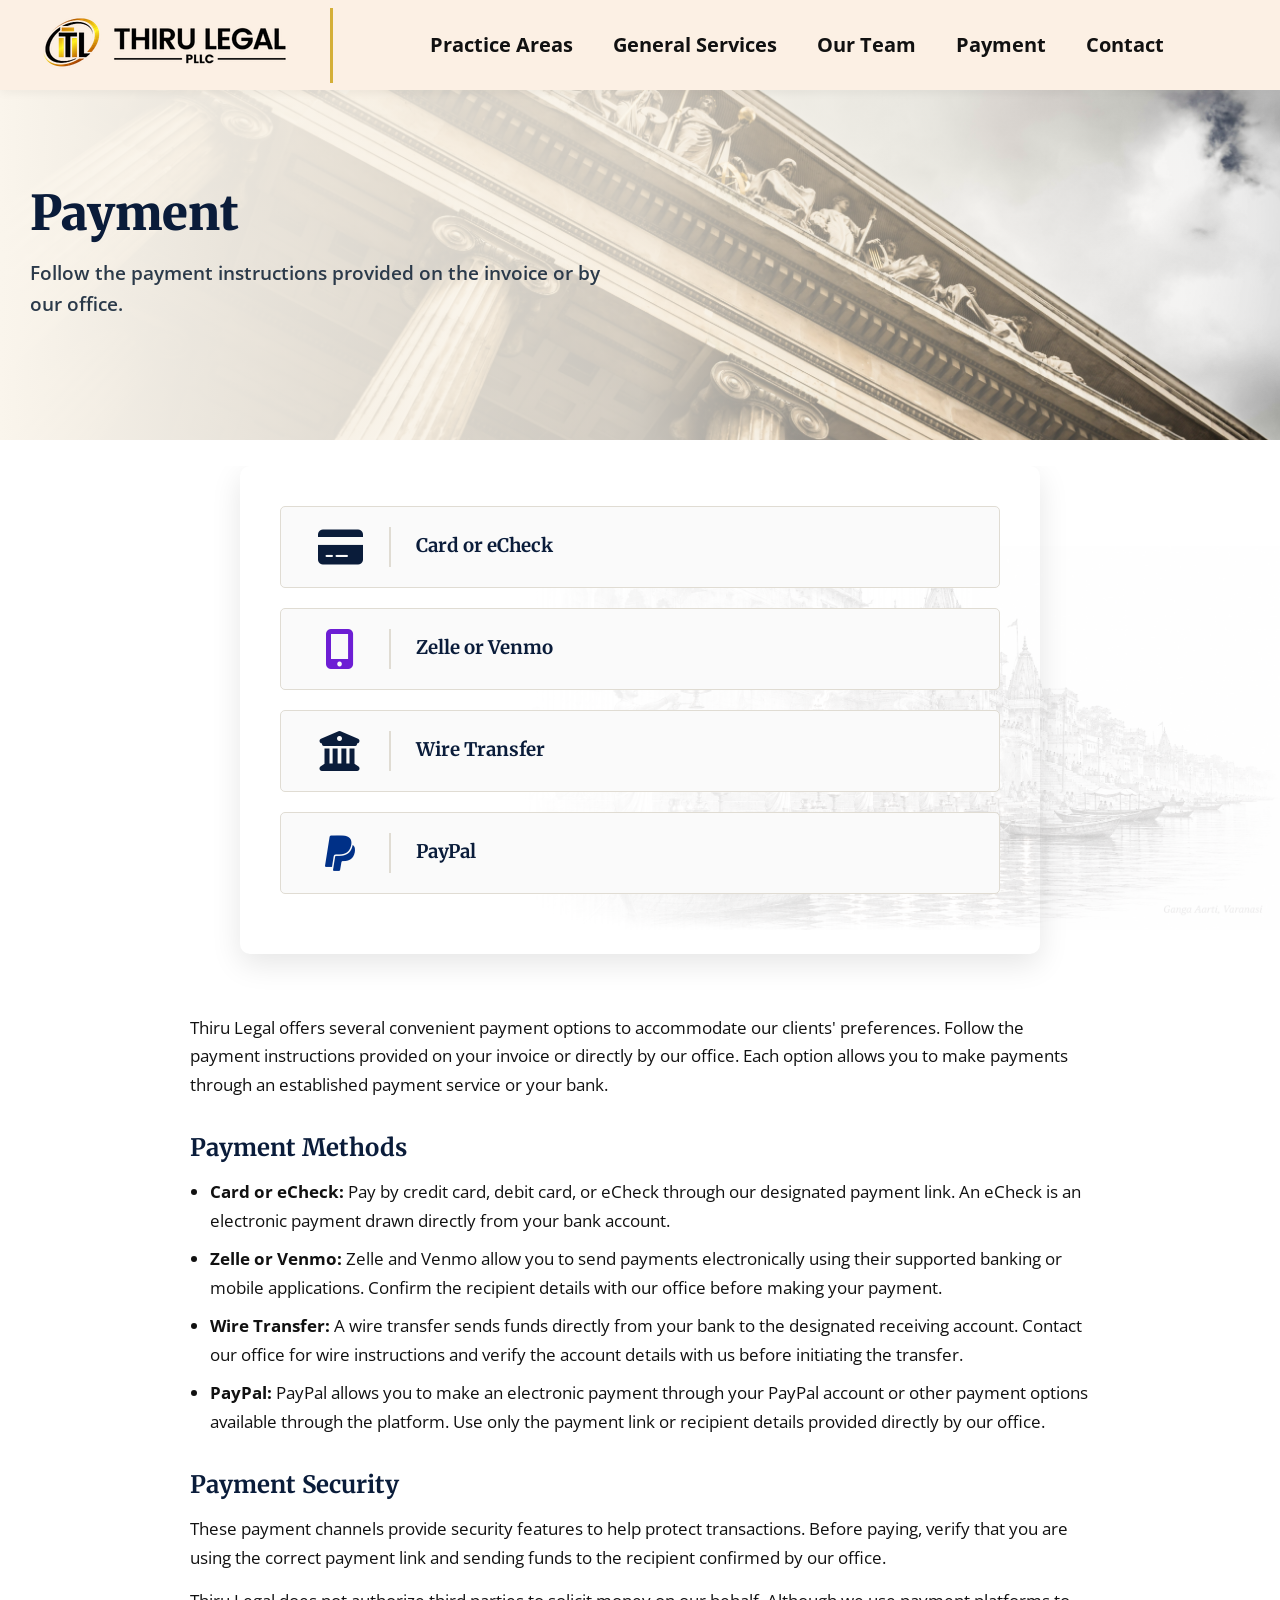
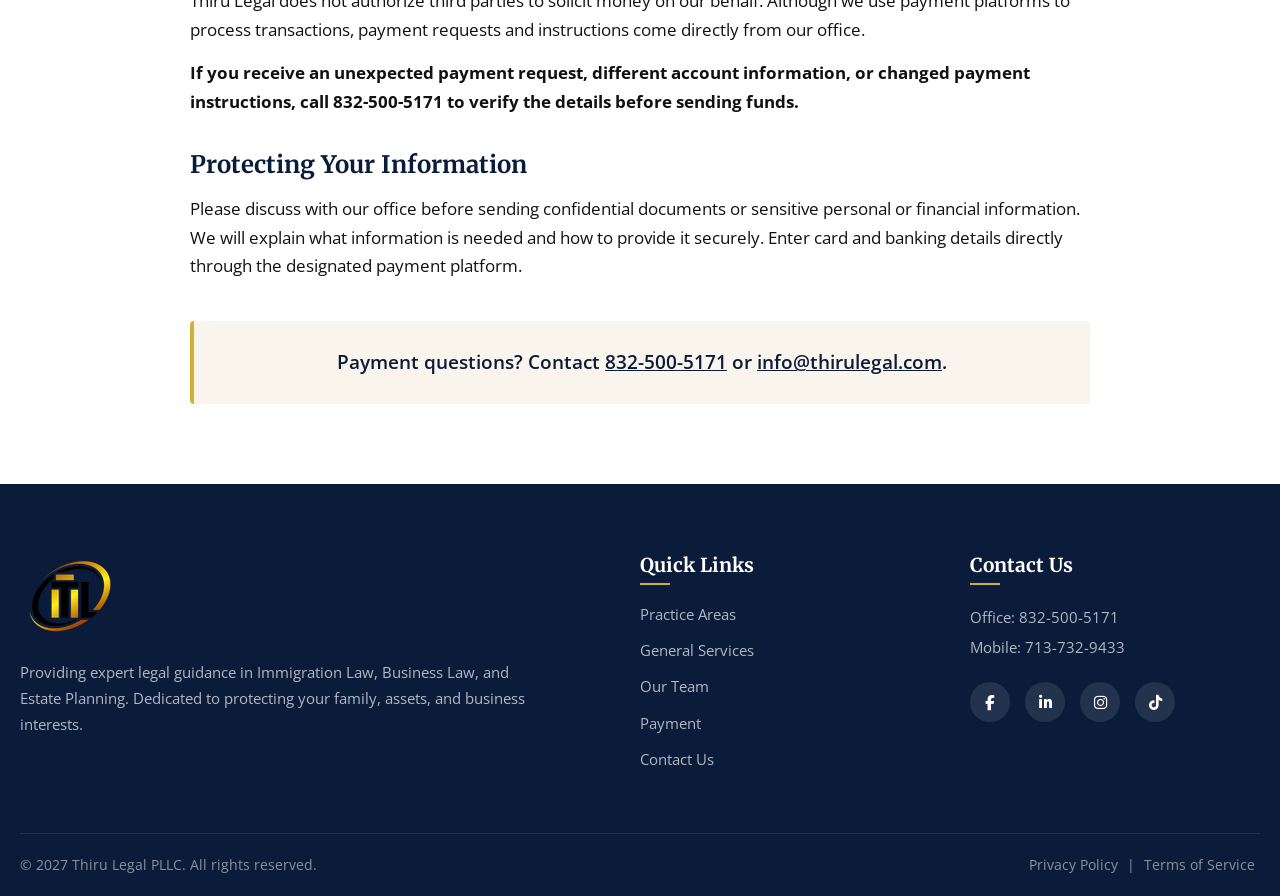
<file: payment.html>
<!DOCTYPE html>
<html lang="en">
<head>
    <meta charset="UTF-8">
    <meta name="viewport" content="width=device-width, initial-scale=1.0">
    <title>Payment | Thiru Legal PLLC</title>
    <link rel="stylesheet" href="https://cdnjs.cloudflare.com/ajax/libs/font-awesome/6.4.0/css/all.min.css">
    <link rel="preconnect" href="https://fonts.googleapis.com">
    <link rel="preconnect" href="https://fonts.gstatic.com" crossorigin>
    <link href="https://fonts.googleapis.com/css2?family=Merriweather:wght@400;700;900&family=Open+Sans:wght@400;600&display=swap" rel="stylesheet">
    <link rel="stylesheet" href="style.css">
    <style>
        /* --- PAYMENT PAGE SPECIFIC STYLES --- */
        
        /* A dark hero specific to the Payment page as shown in the document */
        .payment-hero {
            background: linear-gradient(to right, var(--primary-dark) 40%, rgba(10, 28, 58, 0.7)), url('https://images.unsplash.com/photo-1497366216548-37526070297c?ixlib=rb-4.0.3&auto=format&fit=crop&w=1920&q=80') center right/cover;
            padding: 100px 0;
            color: var(--white);
        }

        .payment-hero h1 {
            color: var(--white);
            font-size: 3.5rem;
            margin-bottom: 15px;
            font-weight: 900;
        }

        .payment-hero p {
            color: var(--primary-light);
            font-size: 1.2rem;
            max-width: 500px;
            margin-bottom: 30px;
            line-height: 1.6;
        }

        /* Payment Options Container */
        .payment-options-container {
            max-width: 800px;
            margin: -40px auto 60px auto; /* Pulls it up slightly over the hero */
            position: relative;
            z-index: 10;
            background: none;
            padding: 40px;
            border-radius: 10px;
            box-shadow: 0 10px 30px rgba(0,0,0,0.1);
        }

        .payment-panel {
            display: flex;
            align-items: center;
            background-color: #FAFAFA;
            border: 1px solid #e0dcd3; /* Subtle gold/brown border */
            border-radius: 5px;
            padding: 20px 30px;
            margin-bottom: 20px;
            text-decoration: none;
            color: var(--primary-dark);
            transition: all 0.3s ease;
        }

        .payment-panel:hover {
            border-color: var(--accent-gold);
            background-color: #fff;
            transform: translateY(-2px);
            box-shadow: 0 5px 15px rgba(0,0,0,0.05);
        }

        .payment-icon-box {
            width: 80px;
            display: flex;
            justify-content: center;
            align-items: center;
            border-right: 2px solid #e0dcd3;
            padding-right: 20px;
            margin-right: 25px;
        }

        .payment-icon-box i {
            font-size: 2.5rem;
            color: var(--primary-dark);
        }
        
        /* Specific icon colors */
        .payment-panel:nth-child(2) .payment-icon-box i { color: #6d1ed4; } /* Zelle purple */
        .payment-panel:nth-child(4) .payment-icon-box i { color: #003087; } /* PayPal blue */

        .payment-panel h2 {
            font-size: 1.8rem;
            margin: 0;
            font-family: var(--font-heading);
        }

        /* Info Section below panels */
        .payment-info {
            max-width: 900px;
            margin: 0 auto;
            color: var(--text-dark);
        }

        .payment-info h3 {
            font-size: 1.5rem;
            margin: 35px 0 15px 0;
            color: var(--primary-dark);
        }

        .payment-info p, .payment-info ul {
            margin-bottom: 15px;
            line-height: 1.7;
            font-size: 1.05rem;
        }

        .payment-info ul {
            padding-left: 20px;
        }

        .payment-info li {
            margin-bottom: 10px;
        }

        .payment-contact-box {
            background-color: var(--primary-light);
            padding: 25px;
            border-left: 4px solid var(--accent-gold);
            margin-top: 40px;
            text-align: center;
            border-radius: 4px;
        }

        .payment-contact-box p {
            margin: 0;
            font-size: 1.2rem;
            font-weight: 600;
            color: var(--primary-dark);
        }

        .payment-contact-box a {
            color: var(--primary-dark);
            text-decoration: underline;
        }

        /* Responsive */
        @media (max-width: 768px) {
            .payment-hero h1 { font-size: 2.5rem; }
            .payment-options-container { padding: 20px; margin-top: 20px; }
            .payment-panel { flex-direction: column; text-align: center; padding: 20px; }
            .payment-icon-box { border-right: none; border-bottom: 2px solid #e0dcd3; padding-right: 0; padding-bottom: 15px; margin-right: 0; margin-bottom: 15px; width: 100%; }
            .payment-panel h2 { font-size: 1.4rem; }
        }

            .inner-hero {
    background-image: linear-gradient(to right, rgba(250, 245, 236, 1) 0%, rgba(250, 245, 236, 0.8) 50%, rgba(250, 245, 236, 0) 100%), url('paymet.jpg');
    }
    </style>
</head>
<body>

    <!-- Header -->
    <header>
        <div class="container nav-container">
            <a href="index.html" class="logo-link">
                <img src="logo.png" alt="Thiru Legal PLLC Logo" class="nav-logo">
            </a>
            <ul class="nav-links" id="navLinks">
                <li><a href="index.html#practice-areas">Practice Areas</a></li>
                <li><a href="general-services.html">General Services</a></li>
                <li><a href="team.html">Our Team</a></li>
                <li><a href="payment.html">Payment</a></li>
                <li><a href="contact.html">Contact</a></li>
            </ul>
            <div class="nav-actions">
                <button class="mobile-menu-btn" onclick="toggleMenu()">☰</button>
            </div>
        </div>
    </header>
    <!-- Inner Hero -->
    <section class="inner-hero">
        <div class="container-fluid inner-hero-container">
            <div>
                <h1>Payment</h1>
                <p class="subtitle">Follow the payment instructions provided on the invoice or by our office.</p>
                <!-- <a href="index.html#contact" class="cta-btn">Request a Consultation</a> -->
            </div>
        </div>
    </section>
    <!-- Payment Hero -->
    <!-- <section class="payment-hero">
        <div class="container inner-hero-container">
            <div>
                <h1>Payment</h1>
                <p>Follow the payment instructions provided on the invoice or by our office.</p>
            </div>
        </div>
    </section> -->
    <br>


    <!-- Main Content -->
    <section class="page-content page-content--payment" style="padding-top: 40px;">
        <div class="container">
            
            <!-- Payment Panels (Instructions: Keep limited to icons and names) -->
            <div class="payment-options-container">
                
                <a href="#" class="payment-panel">
                    <div class="payment-icon-box"><i class="fas fa-credit-card"></i></div>
                    <h3>Card or eCheck</h3>
                </a>

                <a href="#" class="payment-panel">
                    <div class="payment-icon-box"><i class="fas fa-mobile-screen-button"></i></div>
                    <h3>Zelle or Venmo</h3>
                </a>

                <a href="#" class="payment-panel">
                    <div class="payment-icon-box"><i class="fas fa-building-columns"></i></div>
                    <h3>Wire Transfer</h3>
                </a>

                <a href="#" class="payment-panel">
                    <div class="payment-icon-box"><i class="fab fa-paypal"></i></div>
                    <h3>PayPal</h3>
                </a>

            </div>

            <!-- Detailed Explanations & Security Info -->
            <div class="payment-info">
                <p>Thiru Legal offers several convenient payment options to accommodate our clients' preferences. Follow the payment instructions provided on your invoice or directly by our office. Each option allows you to make payments through an established payment service or your bank.</p>

                <h3>Payment Methods</h3>
                <ul>
                    <li><strong>Card or eCheck:</strong> Pay by credit card, debit card, or eCheck through our designated payment link. An eCheck is an electronic payment drawn directly from your bank account.</li>
                    <li><strong>Zelle or Venmo:</strong> Zelle and Venmo allow you to send payments electronically using their supported banking or mobile applications. Confirm the recipient details with our office before making your payment.</li>
                    <li><strong>Wire Transfer:</strong> A wire transfer sends funds directly from your bank to the designated receiving account. Contact our office for wire instructions and verify the account details with us before initiating the transfer.</li>
                    <li><strong>PayPal:</strong> PayPal allows you to make an electronic payment through your PayPal account or other payment options available through the platform. Use only the payment link or recipient details provided directly by our office.</li>
                </ul>

                <h3>Payment Security</h3>
                <p>These payment channels provide security features to help protect transactions. Before paying, verify that you are using the correct payment link and sending funds to the recipient confirmed by our office.</p>
                <p>Thiru Legal does not authorize third parties to solicit money on our behalf. Although we use payment platforms to process transactions, payment requests and instructions come directly from our office.</p>
                <p><strong>If you receive an unexpected payment request, different account information, or changed payment instructions, call 832-500-5171 to verify the details before sending funds.</strong></p>

                <h3>Protecting Your Information</h3>
                <p>Please discuss with our office before sending confidential documents or sensitive personal or financial information. We will explain what information is needed and how to provide it securely. Enter card and banking details directly through the designated payment platform.</p>

                <div class="payment-contact-box">
                    <p>Payment questions? Contact <a href="tel:8325005171">832-500-5171</a> or <a href="mailto:info@thirulegal.com">info@thirulegal.com</a>.</p>
                </div>
            </div>

        </div>
    </section>

    <!-- Footer -->
     <footer id="contact">
        <div class="container">
            <div class="footer-grid">
                
                <!-- Column 1: Logo & About -->
                <div class="footer-col footer-about">
                    <a href="#" class="footer-logo-link">
                        <!-- Added CSS filter to make the black logo white for the dark footer -->
                        <img src="logosmall.png" alt="Thiru Legal Logo" class="footer-logo-img">
                    </a>
                    <p>Providing expert legal guidance in Immigration Law, Business Law, and Estate Planning. Dedicated to protecting your family, assets, and business interests.</p>
                </div>

                <!-- Column 2: Quick Links -->
                <div class="footer-col footer-links">
                    <h4>Quick Links</h4>
                    <ul>
                        <li><a href="index.html#practice-areas">Practice Areas</a></li>
                        <li><a href="general-services.html">General Services</a></li>
                        <li><a href="team.html">Our Team</a></li>
                        <li><a href="payment.html">Payment</a></li>
                        <li><a href="contact.html">Contact Us</a></li>
                    </ul>
                </div>

                <!-- Column 3: Contact & Social -->
                <div class="footer-col footer-contact-info">
                    <h4>Contact Us</h4>
                    <div class="footer-contact-row">
                        <span>Office: 832-500-5171</span><br>
                        <span>Mobile: 713-732-9433</span><br>
                        <!-- <span>Houston, Texas</span> -->
                    </div>
                    
                    <div class="footer-social">
                        <a href="https://www.facebook.com/61580748410083/" aria-label="Facebook" target="_blank"><i class="fab fa-facebook-f"></i></a>
                        <a href="https://www.linkedin.com/company/thiru-legal/" aria-label="LinkedIn" target="_blank"><i class="fab fa-linkedin-in"></i></a>
                        <!-- <a href="#" aria-label="Twitter" target="_blank"><i class="fab fa-twitter"></i></a> -->
                        <a href="https://www.instagram.com/thirulegal?dmpr=aTg2dDdycHlybzVy" aria-label="Instagram" target="_blank"><i class="fab fa-instagram"></i></a>
                        <a href="https://www.tiktok.com/@thirulegal" aria-label="TikTok" target="_blank">
                            <i class="fab fa-tiktok"></i>
                        </a>
                    </div>
                </div>

            </div>

            <!-- Footer Bottom (Copyright) -->
            <div class="footer-bottom">
                <p>&copy; 2027 Thiru Legal PLLC. All rights reserved.</p>
                <p class="footer-legal-links">
                    <a href="privacy-policy.html">Privacy Policy</a> | <a href="terms-of-service.html">Terms of Service</a>
                </p>
            </div>
        </div>
    </footer>

    <!-- JavaScript -->
    <script>
        function toggleMenu() {
            document.getElementById('navLinks').classList.toggle('active');
        }
    </script>
</body>
</html>
</file>
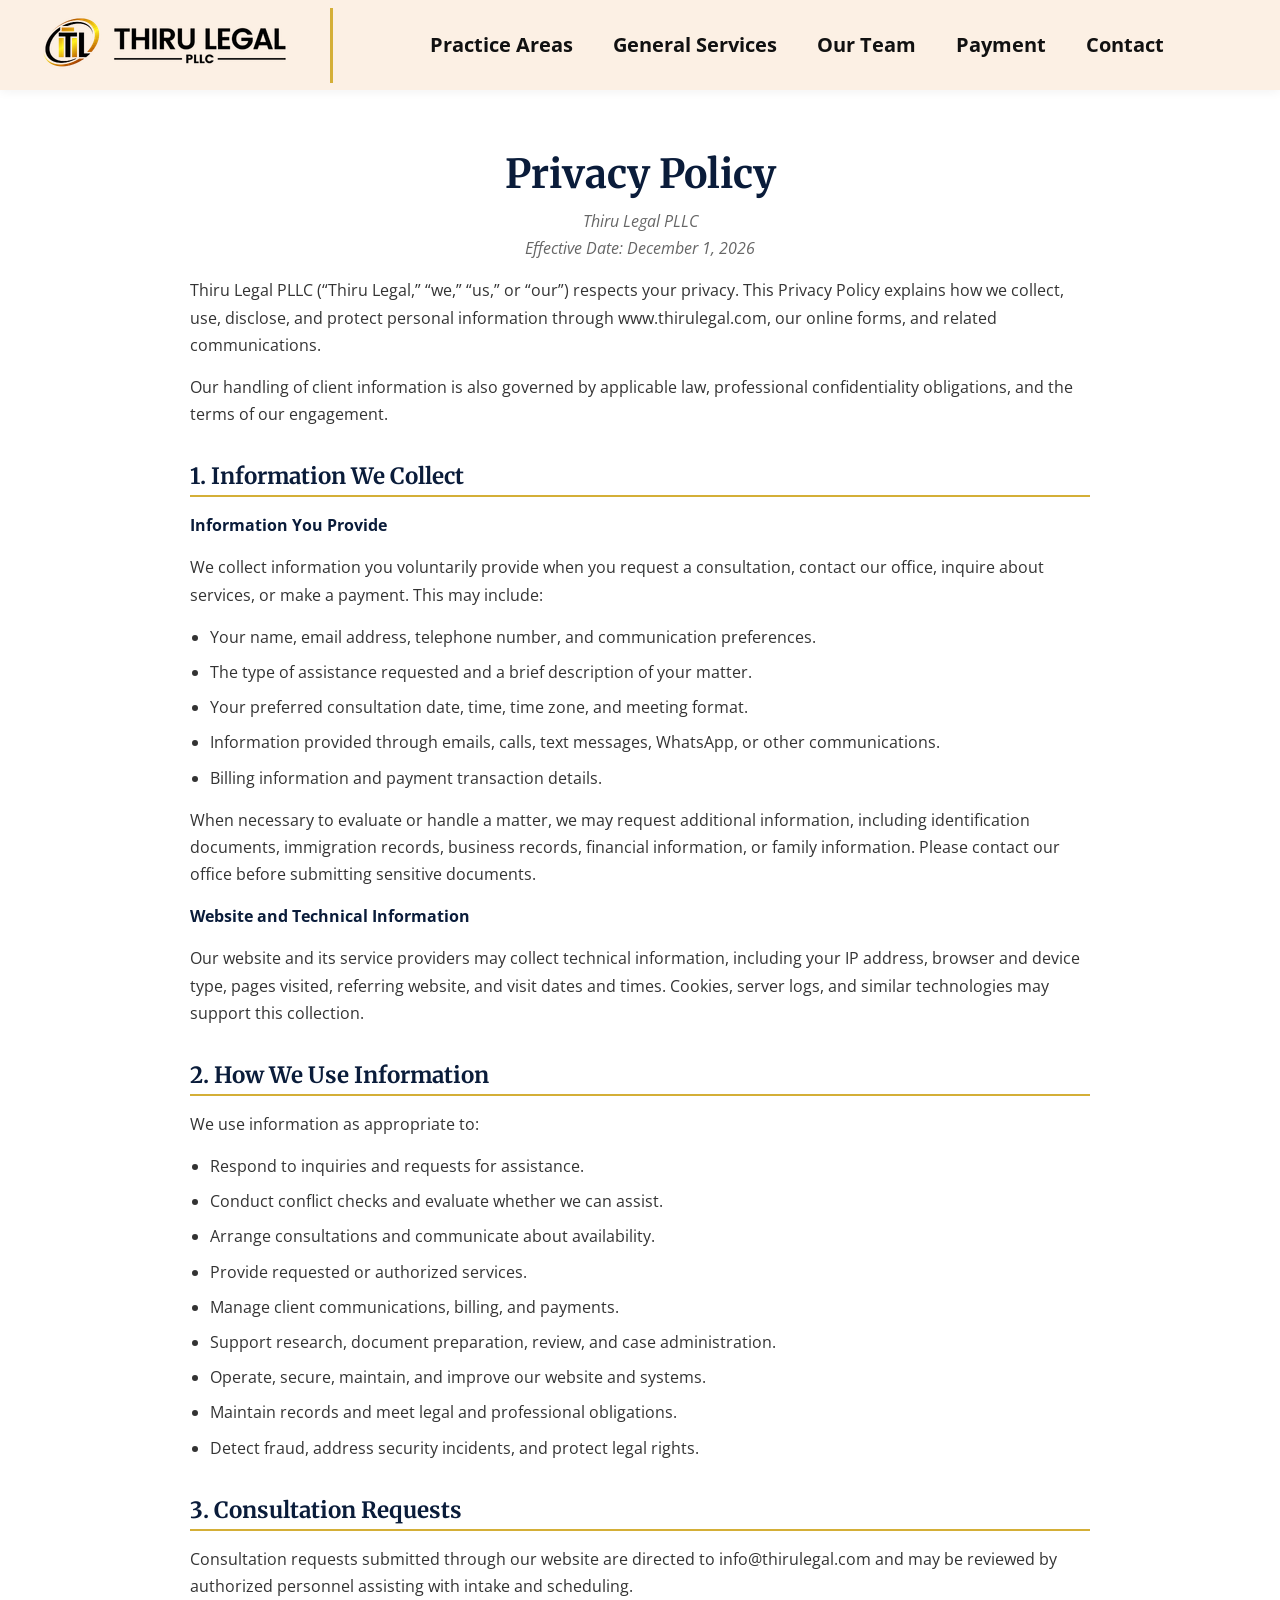
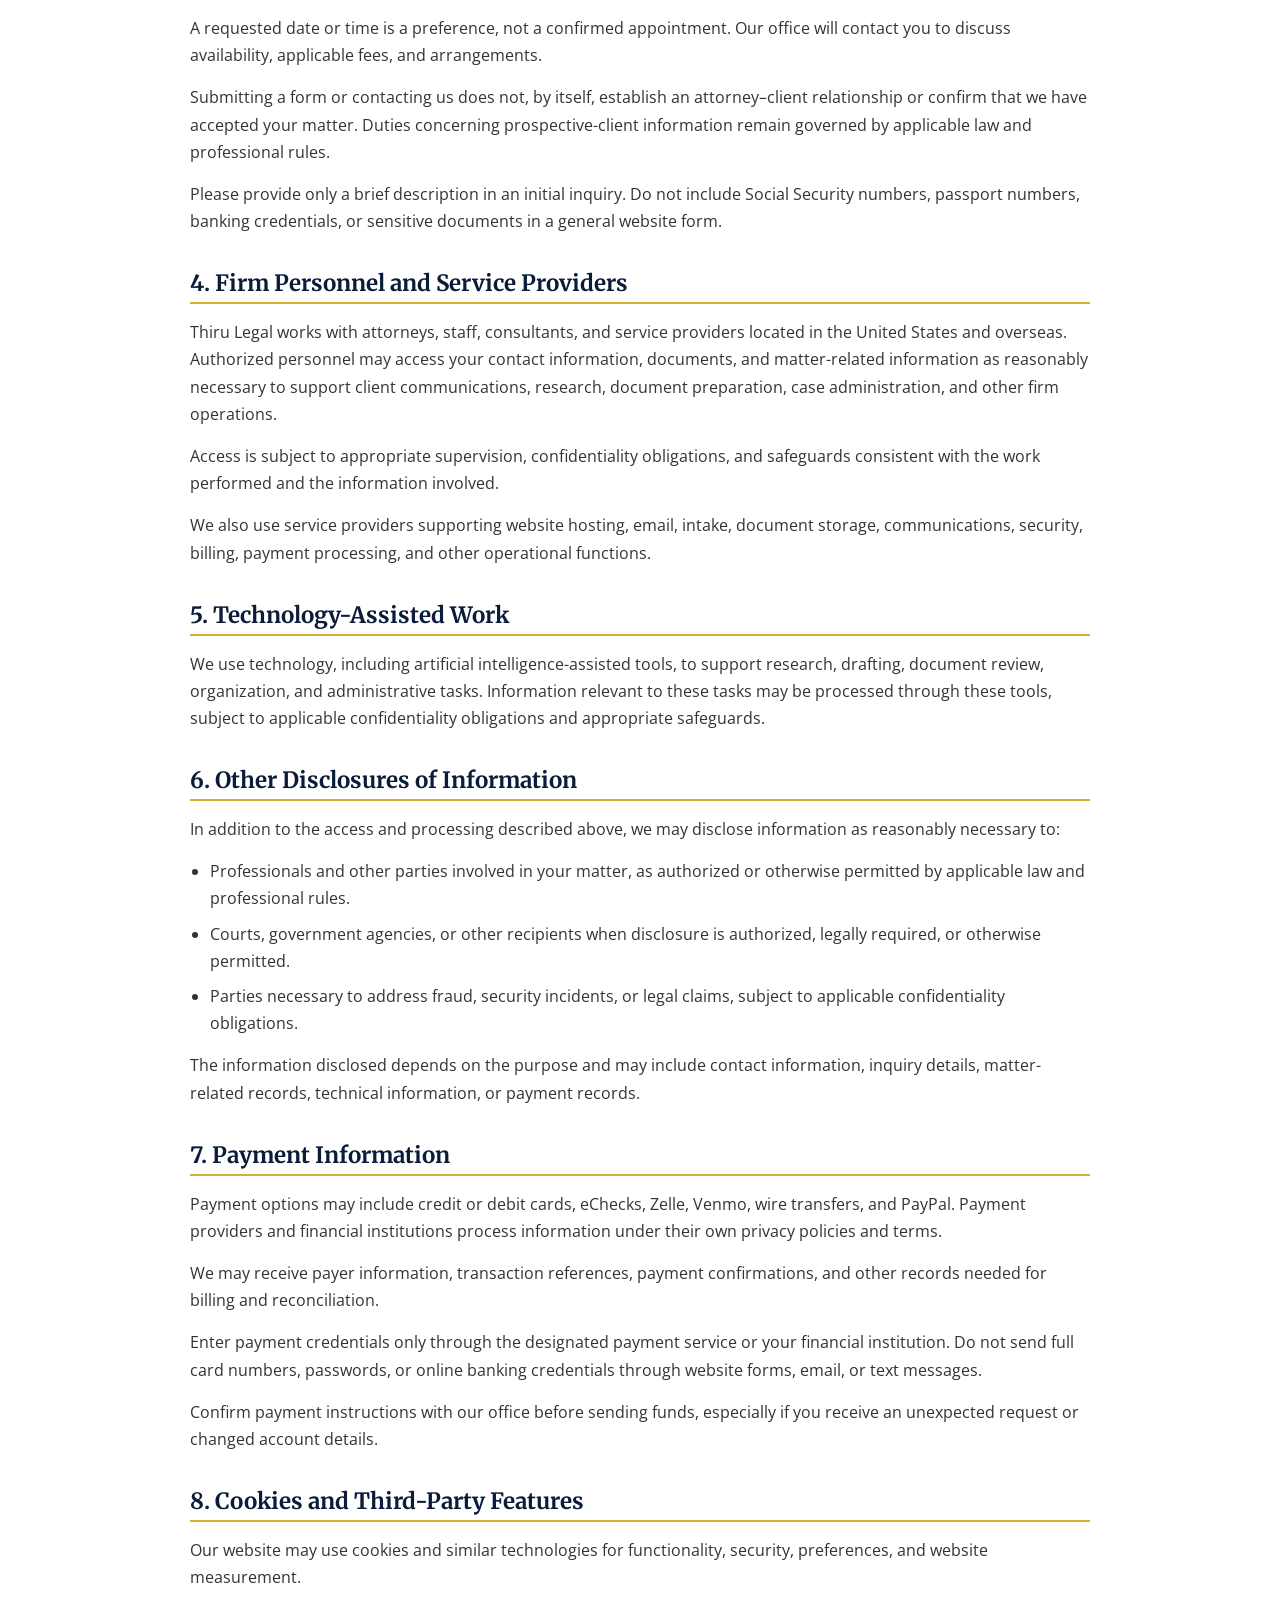
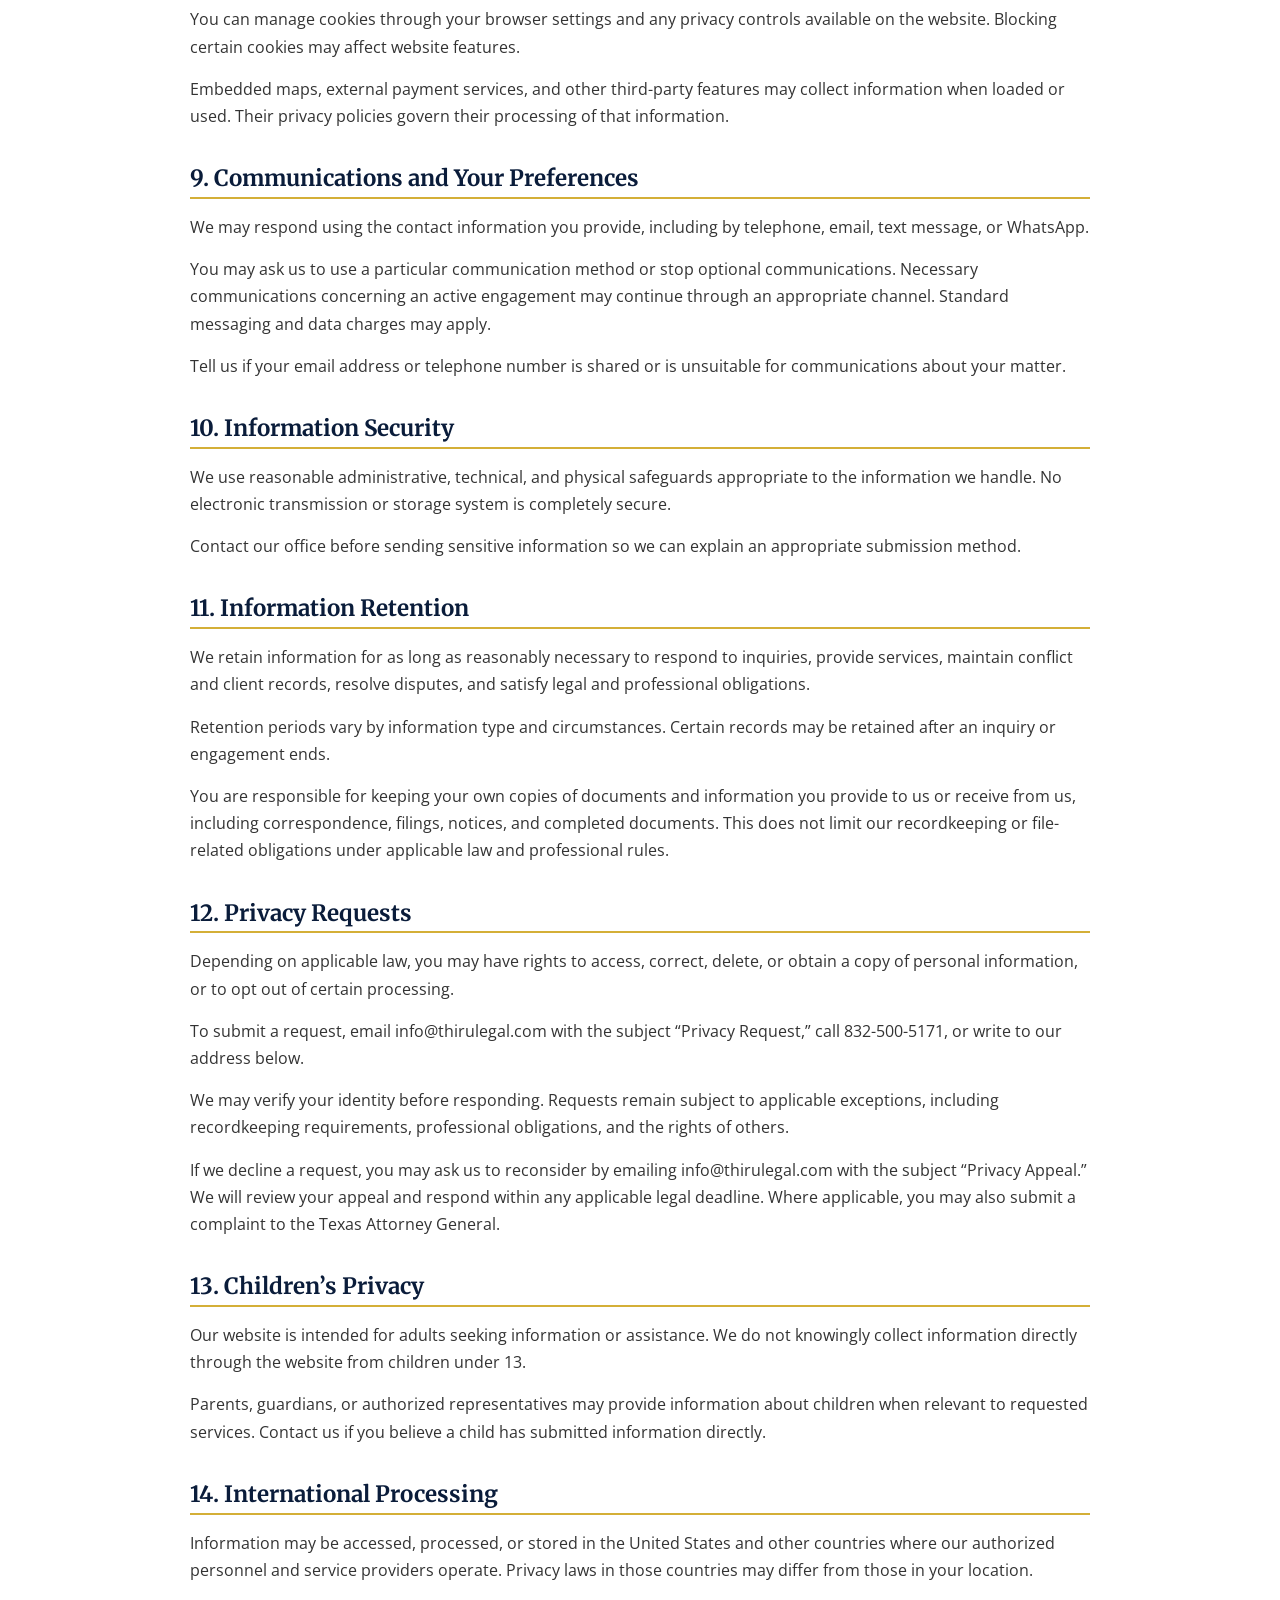
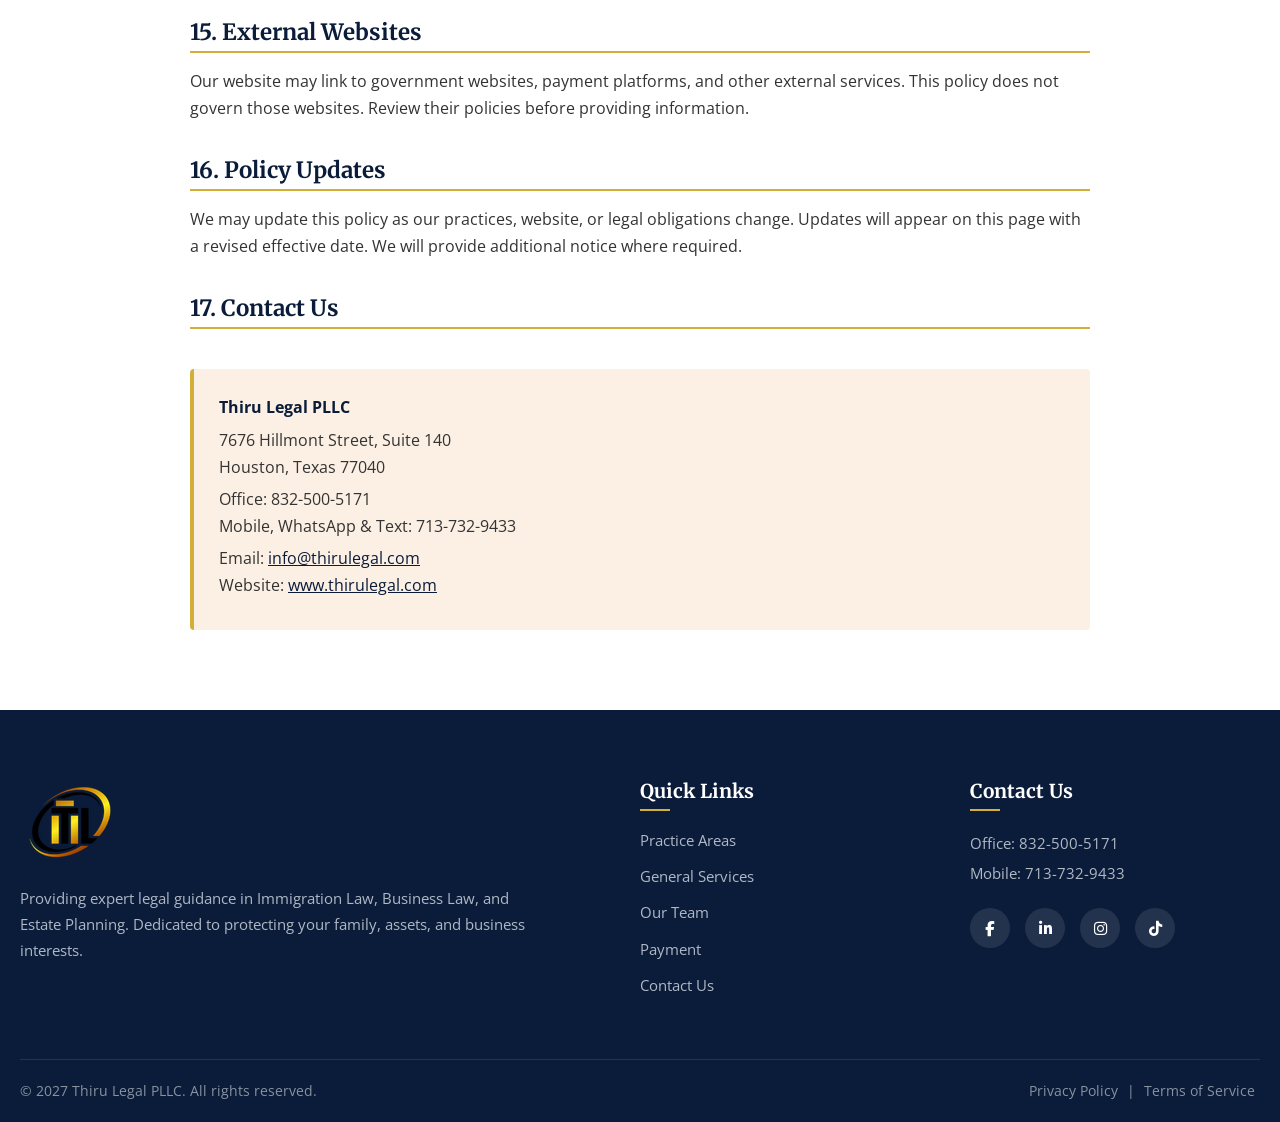
<file: privacy-policy.html>
<!DOCTYPE html>
<html lang="en">
<head>
    <meta charset="UTF-8">
    <meta name="viewport" content="width=device-width, initial-scale=1.0">
    <title>Privacy Policy - Thiru Legal PLLC</title>
    <link rel="stylesheet" href="https://cdnjs.cloudflare.com/ajax/libs/font-awesome/6.4.0/css/all.min.css">
    <link rel="preconnect" href="https://fonts.googleapis.com">
    <link rel="preconnect" href="https://fonts.gstatic.com" crossorigin>
    <link href="https://fonts.googleapis.com/css2?family=Merriweather:wght@400;700;900&family=Open+Sans:wght@400;600&display=swap" rel="stylesheet">
    <link rel="stylesheet" href="style.css">
    <style>
        /* Same page-specific styles as Terms of Service */
        .legal-page {
            padding: 60px 0 80px;
            background-color: #fff;
        }
        .legal-content {
            max-width: 900px;
            margin: 0 auto;
            font-family: var(--font-body, 'Open Sans', sans-serif);
            color: #333;
            line-height: 1.7;
        }
        .legal-content h1 {
            font-family: var(--font-heading, 'Merriweather', serif);
            color: var(--primary-dark, #2c2c2c);
            font-size: 2.5rem;
            margin-bottom: 10px;
            text-align: center;
        }
        .legal-effective-date {
            text-align: center;
            font-style: italic;
            color: #666;
            margin-bottom: 40px;
            font-size: 1rem;
        }
        .legal-content h2 {
            font-family: var(--font-heading, 'Merriweather', serif);
            color: var(--primary-dark, #2c2c2c);
            font-size: 1.4rem;
            margin-top: 35px;
            margin-bottom: 15px;
            border-bottom: 2px solid var(--accent-gold, #C9A052);
            padding-bottom: 5px;
        }
        .legal-content p {
            margin-bottom: 15px;
        }
        .legal-content ul {
            margin-bottom: 15px;
            padding-left: 20px;
        }
        .legal-content li {
            margin-bottom: 8px;
        }
        .legal-content strong {
            color: var(--primary-dark, #2c2c2c);
        }
        .legal-contact-block {
            margin-top: 40px;
            padding: 25px;
            background-color: #FCF0E4;
            border-left: 4px solid var(--accent-gold, #C9A052);
            border-radius: 4px;
        }
        .legal-contact-block p {
            margin-bottom: 5px;
        }
        .legal-contact-block a {
            color: var(--primary-dark, #2c2c2c);
            text-decoration: underline;
        }
        .legal-contact-block a:hover {
            color: var(--accent-gold, #C9A052);
        }
    </style>
</head>
<body>

    <!-- Header (Exact copy from index.html) -->
    <header>
        <div class="container nav-container">
            <a href="index.html" class="logo-link">
                <img src="logo.png" alt="Thiru Legal PLLC Logo" class="nav-logo">
            </a>
            <ul class="nav-links" id="navLinks">
                <li><a href="index.html#practice-areas">Practice Areas</a></li>
                <li><a href="general-services.html">General Services</a></li>
                <li><a href="team.html">Our Team</a></li>
                <li><a href="payment.html">Payment</a></li>
                <li><a href="contact.html">Contact</a></li>
            </ul>
            <div class="nav-actions">
                <button class="mobile-menu-btn" onclick="toggleMenu()">☰</button>
            </div>
        </div>
    </header>

    <!-- Main Content -->
    <main class="legal-page">
        <div class="container">
            <div class="legal-content">
                <h1>Privacy Policy</h1>
                <p class="legal-effective-date">Thiru Legal PLLC<br>Effective Date: December 1, 2026</p>

                <p>Thiru Legal PLLC (“Thiru Legal,” “we,” “us,” or “our”) respects your privacy. This Privacy Policy explains how we collect, use, disclose, and protect personal information through www.thirulegal.com, our online forms, and related communications.</p>
                <p>Our handling of client information is also governed by applicable law, professional confidentiality obligations, and the terms of our engagement.</p>

                <h2>1. Information We Collect</h2>
                <p><strong>Information You Provide</strong></p>
                <p>We collect information you voluntarily provide when you request a consultation, contact our office, inquire about services, or make a payment. This may include:</p>
                <ul>
                    <li>Your name, email address, telephone number, and communication preferences.</li>
                    <li>The type of assistance requested and a brief description of your matter.</li>
                    <li>Your preferred consultation date, time, time zone, and meeting format.</li>
                    <li>Information provided through emails, calls, text messages, WhatsApp, or other communications.</li>
                    <li>Billing information and payment transaction details.</li>
                </ul>
                <p>When necessary to evaluate or handle a matter, we may request additional information, including identification documents, immigration records, business records, financial information, or family information. Please contact our office before submitting sensitive documents.</p>
                
                <p><strong>Website and Technical Information</strong></p>
                <p>Our website and its service providers may collect technical information, including your IP address, browser and device type, pages visited, referring website, and visit dates and times. Cookies, server logs, and similar technologies may support this collection.</p>

                <h2>2. How We Use Information</h2>
                <p>We use information as appropriate to:</p>
                <ul>
                    <li>Respond to inquiries and requests for assistance.</li>
                    <li>Conduct conflict checks and evaluate whether we can assist.</li>
                    <li>Arrange consultations and communicate about availability.</li>
                    <li>Provide requested or authorized services.</li>
                    <li>Manage client communications, billing, and payments.</li>
                    <li>Support research, document preparation, review, and case administration.</li>
                    <li>Operate, secure, maintain, and improve our website and systems.</li>
                    <li>Maintain records and meet legal and professional obligations.</li>
                    <li>Detect fraud, address security incidents, and protect legal rights.</li>
                </ul>

                <h2>3. Consultation Requests</h2>
                <p>Consultation requests submitted through our website are directed to info@thirulegal.com and may be reviewed by authorized personnel assisting with intake and scheduling.</p>
                <p>A requested date or time is a preference, not a confirmed appointment. Our office will contact you to discuss availability, applicable fees, and arrangements.</p>
                <p>Submitting a form or contacting us does not, by itself, establish an attorney–client relationship or confirm that we have accepted your matter. Duties concerning prospective-client information remain governed by applicable law and professional rules.</p>
                <p>Please provide only a brief description in an initial inquiry. Do not include Social Security numbers, passport numbers, banking credentials, or sensitive documents in a general website form.</p>

                <h2>4. Firm Personnel and Service Providers</h2>
                <p>Thiru Legal works with attorneys, staff, consultants, and service providers located in the United States and overseas. Authorized personnel may access your contact information, documents, and matter-related information as reasonably necessary to support client communications, research, document preparation, case administration, and other firm operations.</p>
                <p>Access is subject to appropriate supervision, confidentiality obligations, and safeguards consistent with the work performed and the information involved.</p>
                <p>We also use service providers supporting website hosting, email, intake, document storage, communications, security, billing, payment processing, and other operational functions.</p>

                <h2>5. Technology-Assisted Work</h2>
                <p>We use technology, including artificial intelligence-assisted tools, to support research, drafting, document review, organization, and administrative tasks. Information relevant to these tasks may be processed through these tools, subject to applicable confidentiality obligations and appropriate safeguards.</p>

                <h2>6. Other Disclosures of Information</h2>
                <p>In addition to the access and processing described above, we may disclose information as reasonably necessary to:</p>
                <ul>
                    <li>Professionals and other parties involved in your matter, as authorized or otherwise permitted by applicable law and professional rules.</li>
                    <li>Courts, government agencies, or other recipients when disclosure is authorized, legally required, or otherwise permitted.</li>
                    <li>Parties necessary to address fraud, security incidents, or legal claims, subject to applicable confidentiality obligations.</li>
                </ul>
                <p>The information disclosed depends on the purpose and may include contact information, inquiry details, matter-related records, technical information, or payment records.</p>

                <h2>7. Payment Information</h2>
                <p>Payment options may include credit or debit cards, eChecks, Zelle, Venmo, wire transfers, and PayPal. Payment providers and financial institutions process information under their own privacy policies and terms.</p>
                <p>We may receive payer information, transaction references, payment confirmations, and other records needed for billing and reconciliation.</p>
                <p>Enter payment credentials only through the designated payment service or your financial institution. Do not send full card numbers, passwords, or online banking credentials through website forms, email, or text messages.</p>
                <p>Confirm payment instructions with our office before sending funds, especially if you receive an unexpected request or changed account details.</p>

                <h2>8. Cookies and Third-Party Features</h2>
                <p>Our website may use cookies and similar technologies for functionality, security, preferences, and website measurement.</p>
                <p>You can manage cookies through your browser settings and any privacy controls available on the website. Blocking certain cookies may affect website features.</p>
                <p>Embedded maps, external payment services, and other third-party features may collect information when loaded or used. Their privacy policies govern their processing of that information.</p>

                <h2>9. Communications and Your Preferences</h2>
                <p>We may respond using the contact information you provide, including by telephone, email, text message, or WhatsApp.</p>
                <p>You may ask us to use a particular communication method or stop optional communications. Necessary communications concerning an active engagement may continue through an appropriate channel. Standard messaging and data charges may apply.</p>
                <p>Tell us if your email address or telephone number is shared or is unsuitable for communications about your matter.</p>

                <h2>10. Information Security</h2>
                <p>We use reasonable administrative, technical, and physical safeguards appropriate to the information we handle. No electronic transmission or storage system is completely secure.</p>
                <p>Contact our office before sending sensitive information so we can explain an appropriate submission method.</p>

                <h2>11. Information Retention</h2>
                <p>We retain information for as long as reasonably necessary to respond to inquiries, provide services, maintain conflict and client records, resolve disputes, and satisfy legal and professional obligations.</p>
                <p>Retention periods vary by information type and circumstances. Certain records may be retained after an inquiry or engagement ends.</p>
                <p>You are responsible for keeping your own copies of documents and information you provide to us or receive from us, including correspondence, filings, notices, and completed documents. This does not limit our recordkeeping or file-related obligations under applicable law and professional rules.</p>

                <h2>12. Privacy Requests</h2>
                <p>Depending on applicable law, you may have rights to access, correct, delete, or obtain a copy of personal information, or to opt out of certain processing.</p>
                <p>To submit a request, email info@thirulegal.com with the subject “Privacy Request,” call 832-500-5171, or write to our address below.</p>
                <p>We may verify your identity before responding. Requests remain subject to applicable exceptions, including recordkeeping requirements, professional obligations, and the rights of others.</p>
                <p>If we decline a request, you may ask us to reconsider by emailing info@thirulegal.com with the subject “Privacy Appeal.” We will review your appeal and respond within any applicable legal deadline. Where applicable, you may also submit a complaint to the Texas Attorney General.</p>

                <h2>13. Children’s Privacy</h2>
                <p>Our website is intended for adults seeking information or assistance. We do not knowingly collect information directly through the website from children under 13.</p>
                <p>Parents, guardians, or authorized representatives may provide information about children when relevant to requested services. Contact us if you believe a child has submitted information directly.</p>

                <h2>14. International Processing</h2>
                <p>Information may be accessed, processed, or stored in the United States and other countries where our authorized personnel and service providers operate. Privacy laws in those countries may differ from those in your location.</p>

                <h2>15. External Websites</h2>
                <p>Our website may link to government websites, payment platforms, and other external services. This policy does not govern those websites. Review their policies before providing information.</p>

                <h2>16. Policy Updates</h2>
                <p>We may update this policy as our practices, website, or legal obligations change. Updates will appear on this page with a revised effective date. We will provide additional notice where required.</p>

                <h2>17. Contact Us</h2>
                <div class="legal-contact-block">
                    <p><strong>Thiru Legal PLLC</strong></p>
                    <p>7676 Hillmont Street, Suite 140<br>Houston, Texas 77040</p>
                    <p>Office: 832-500-5171<br>Mobile, WhatsApp & Text: 713-732-9433</p>
                    <p>Email: <a href="mailto:info@thirulegal.com">info@thirulegal.com</a><br>Website: <a href="https://www.thirulegal.com" target="_blank">www.thirulegal.com</a></p>
                </div>
            </div>
        </div>
    </main>

    <!-- Footer (Exact copy from index.html) -->
    <footer id="contact">
        <div class="container">
            <div class="footer-grid">
                <div class="footer-col footer-about">
                    <a href="index.html" class="footer-logo-link">
                        <img src="logosmall.png" alt="Thiru Legal Logo" class="footer-logo-img">
                    </a>
                    <p>Providing expert legal guidance in Immigration Law, Business Law, and Estate Planning. Dedicated to protecting your family, assets, and business interests.</p>
                </div>
                <div class="footer-col footer-links">
                    <h4>Quick Links</h4>
                    <ul>
                        <li><a href="index.html#practice-areas">Practice Areas</a></li>
                        <li><a href="general-services.html">General Services</a></li>
                        <li><a href="team.html">Our Team</a></li>
                        <li><a href="payment.html">Payment</a></li>
                        <li><a href="contact.html">Contact Us</a></li>
                    </ul>
                </div>
                <div class="footer-col footer-contact-info">
                    <h4>Contact Us</h4>
                    <div class="footer-contact-row">
                        <span>Office: 832-500-5171</span><br>
                        <span>Mobile: 713-732-9433</span><br>
                    </div>
                    <div class="footer-social">
                        <a href="https://www.facebook.com/61580748410083/" aria-label="Facebook" target="_blank"><i class="fab fa-facebook-f"></i></a>
                        <a href="https://www.linkedin.com/company/thiru-legal/" aria-label="LinkedIn" target="_blank"><i class="fab fa-linkedin-in"></i></a>
                        <a href="https://www.instagram.com/thirulegal?dmpr=aTg2dDdycHlybzVy" aria-label="Instagram" target="_blank"><i class="fab fa-instagram"></i></a>
                        <a href="https://www.tiktok.com/@thirulegal" aria-label="TikTok" target="_blank"><i class="fab fa-tiktok"></i></a>
                    </div>
                </div>
            </div>
            <div class="footer-bottom">
                <p>&copy; 2027 Thiru Legal PLLC. All rights reserved.</p>
                <p class="footer-legal-links">
                    <a href="privacy-policy.html">Privacy Policy</a> | <a href="terms-of-service.html">Terms of Service</a>
                </p>
            </div>
        </div>
    </footer>

    <script>
        function toggleMenu() {
            const navLinks = document.getElementById('navLinks');
            navLinks.classList.toggle('active');
        }
        document.querySelectorAll('.nav-links a').forEach(link => {
            link.addEventListener('click', () => {
                document.getElementById('navLinks').classList.remove('active');
            });
        });
    </script>
</body>
</html>
</file>
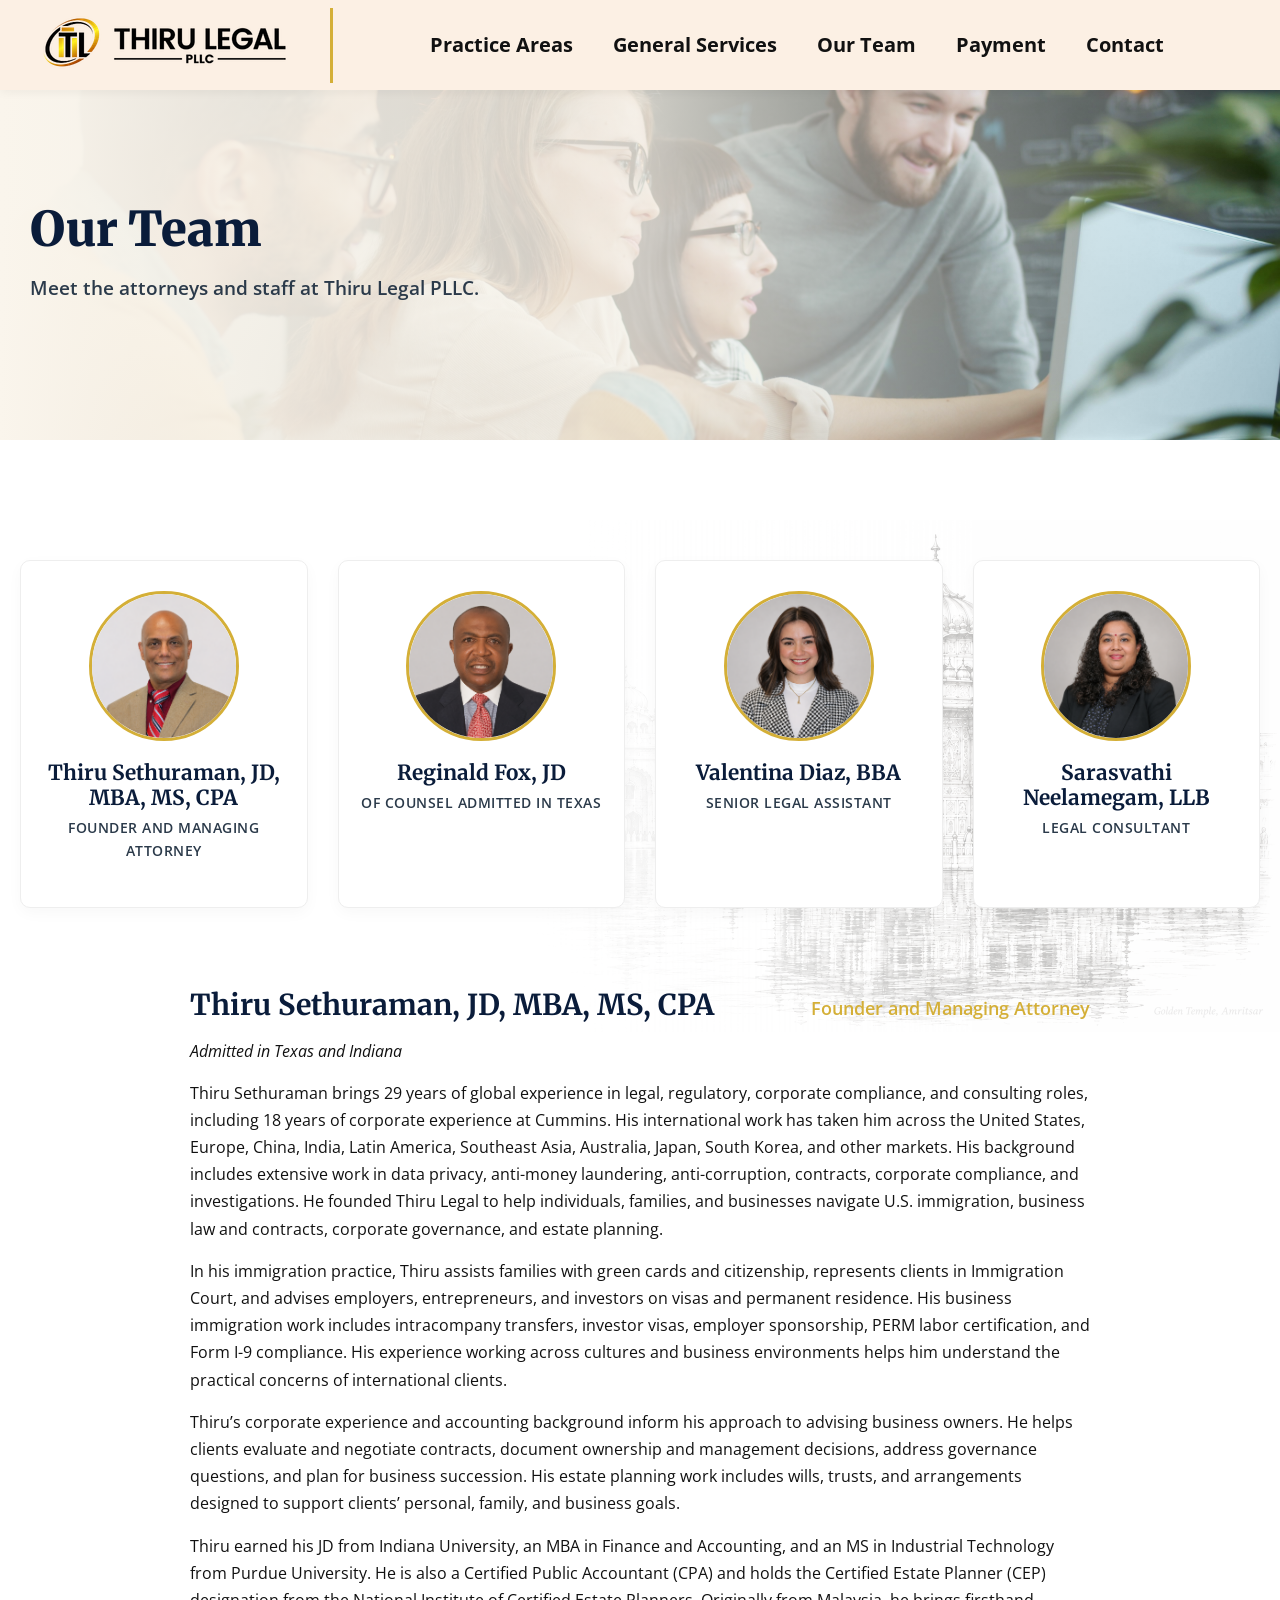
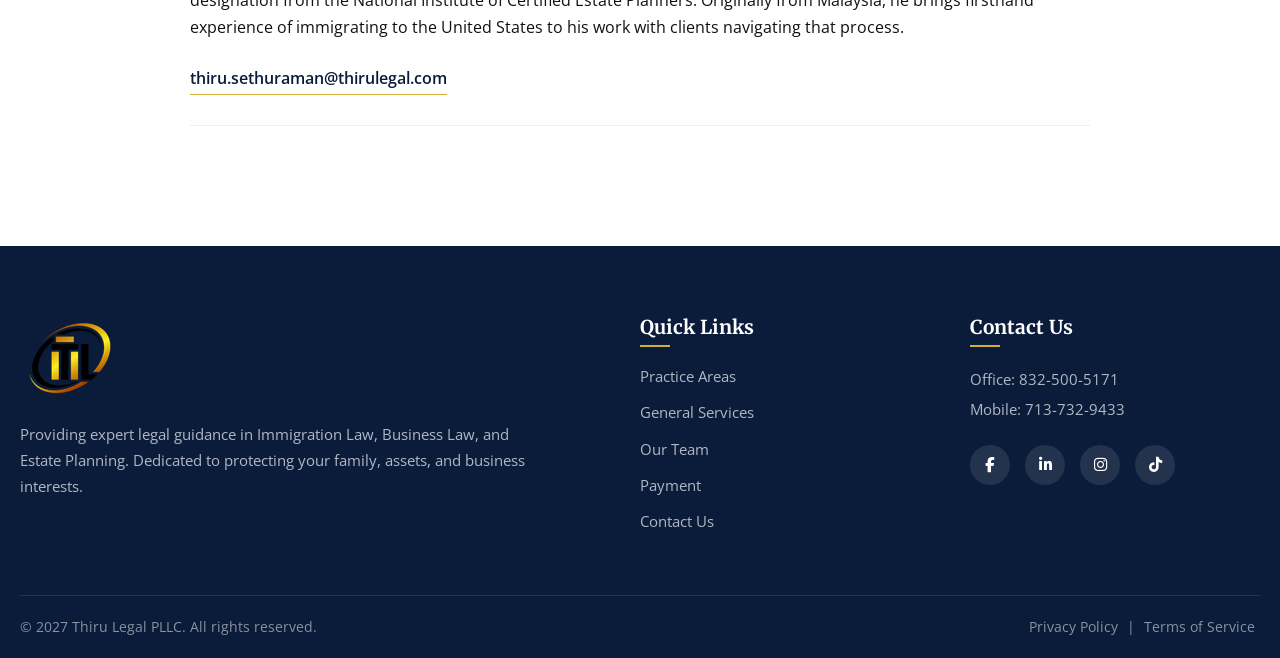
<file: team.html>
<!DOCTYPE html>
<html lang="en">
<head>
    <meta charset="UTF-8">
    <meta name="viewport" content="width=device-width, initial-scale=1.0">
    <title>Our Team | Thiru Legal PLLC</title>
    <link rel="stylesheet" href="https://cdnjs.cloudflare.com/ajax/libs/font-awesome/6.4.0/css/all.min.css">
    <link rel="preconnect" href="https://fonts.googleapis.com">
    <link rel="preconnect" href="https://fonts.gstatic.com" crossorigin>
    <link href="https://fonts.googleapis.com/css2?family=Merriweather:wght@400;700;900&family=Open+Sans:wght@400;600&display=swap" rel="stylesheet">
    <link rel="stylesheet" href="style.css">
    <style>
        /* --- TEAM PAGE SPECIFIC STYLES --- */
        .team-grid {
            display: grid;
            grid-template-columns: repeat(auto-fit, minmax(250px, 1fr));
            gap: 30px;
            margin-bottom: 80px;
            margin-top: 40px;
        }

        .team-card {
            background-color: var(--white);
            border: 1px solid #eee;
            border-radius: 10px;
            padding: 30px 20px;
            text-align: center;
            box-shadow: 0 5px 15px rgba(0,0,0,0.03);
            transition: transform 0.3s ease;
            text-decoration: none;
            display: block;
            cursor: pointer;
        }

        .team-card:hover {
            transform: translateY(-5px);
            box-shadow: 0 10px 25px rgba(0,0,0,0.08);
        }

        .team-img-wrapper {
            width: 150px;
            height: 150px;
            margin: 0 auto 20px auto;
            border-radius: 50%;
            overflow: hidden;
            border: 3px solid var(--accent-gold);
            background-color: #f0f0f0;
        }

        .team-img-wrapper img {
            width: 100%;
            height: 100%;
            object-fit: cover;
        }

        .team-card h3 {
            font-size: 1.3rem;
            margin-bottom: 5px;
            color: var(--primary-dark);
        }

        .team-card .title {
            font-size: 0.9rem;
            color: #2B3A4A;
            font-weight: 600;
            margin-bottom: 15px;
            text-transform: uppercase;
            letter-spacing: 0.5px;
        }

        /* Bio Section */
        .bio-list {
            max-width: 900px;
            margin: 0 auto;
        }

        .bio-item {
            display: none; /* hide all bios by default */
            margin-bottom: 40px;
            padding-bottom: 30px;
            border-bottom: 1px solid #eee;
            scroll-margin-top: 100px; /* offset for sticky header when scrolling */
        }

        .bio-item.active {
            display: block; /* show only the active bio */
            animation: fadeIn 0.35s ease;
        }

        @keyframes fadeIn {
            from { opacity: 0; transform: translateY(8px); }
            to   { opacity: 1; transform: translateY(0); }
        }

        .bio-item:last-child {
            border-bottom: none;
        }

        .bio-header {
            display: flex;
            justify-content: space-between;
            align-items: baseline;
            margin-bottom: 15px;
            flex-wrap: wrap;
            gap: 10px;
        }

        .bio-header h3 {
            font-size: 1.8rem;
            color: var(--primary-dark);
            margin: 0;
        }

        .bio-header .role {
            font-size: 1.1rem;
            color: var(--accent-gold);
            font-weight: 600;
        }

        .bio-item p {
            margin-bottom: 15px;
            color: var(--text-dark);
            line-height: 1.7;
        }

        .bio-email {
            display: inline-block;
            margin-top: 10px;
            color: var(--primary-dark);
            font-weight: 600;
            text-decoration: none;
            border-bottom: 1px solid var(--accent-gold);
            padding-bottom: 2px;
        }

        .bio-email:hover {
            color: var(--accent-gold);
        }

        .inner-hero {
            background-image: linear-gradient(to right, rgba(250, 245, 236, 1) 0%, rgba(250, 245, 236, 0.8) 50%, rgba(250, 245, 236, 0) 100%), url('team.jpg');
        }
    </style>
</head>
<body>

    <!-- Header -->
    <header>
        <div class="container nav-container">
            <a href="index.html" class="logo-link">
                <img src="logo.png" alt="Thiru Legal PLLC Logo" class="nav-logo">
            </a>
            <ul class="nav-links" id="navLinks">
                <li><a href="index.html#practice-areas">Practice Areas</a></li>
                <li><a href="general-services.html">General Services</a></li>
                <li><a href="team.html">Our Team</a></li>
                <li><a href="payment.html">Payment</a></li>
                <li><a href="contact.html">Contact</a></li>
            </ul>
            <div class="nav-actions">
                <button class="mobile-menu-btn" onclick="toggleMenu()">☰</button>
            </div>
        </div>
    </header>

    <!-- Inner Hero -->
    <section class="inner-hero">
        <div class="container-fluid inner-hero-container">
            <div>
                <h1>Our Team</h1>
                <p class="subtitle">Meet the attorneys and staff at Thiru Legal PLLC.</p>
            </div>
        </div>
    </section>

    <!-- Main Content -->
    <section class="page-content page-content--team">
        <div class="container">

            <!-- Team Cards Grid -->
            <div class="team-grid">
                <!-- Team Member 1 -->
                <a href="#thiru" class="team-card">
                    <div class="team-img-wrapper">
                        <img src="Thiru Sethuraman.png" alt="Thiru Sethuraman">
                    </div>
                    <h3>Thiru Sethuraman, JD, MBA, MS, CPA</h3>
                    <p class="title">Founder and Managing Attorney</p>
                </a>

                <!-- Team Member 2 -->
                <a href="#reggie" class="team-card">
                    <div class="team-img-wrapper">
                        <img src="Reggie Fox.png" alt="Reginald Fox">
                    </div>
                    <h3>Reginald Fox, JD</h3>
                    <p class="title">Of Counsel Admitted in Texas</p>
                </a>

                <!-- Team Member 3 -->
                <a href="#valentina" class="team-card">
                    <div class="team-img-wrapper">
                        <img src="Valentina Diaz.png" alt="Valentina Diaz">
                    </div>
                    <h3>Valentina Diaz, BBA</h3>
                    <p class="title">Senior Legal Assistant</p>
                </a>

                <!-- Team Member 4 -->
                <a href="#sara" class="team-card">
                    <div class="team-img-wrapper">
                        <img src="Sara Neelamegam.png" alt="Sarasvathi Neelamegam">
                    </div>
                    <h3>Sarasvathi Neelamegam, LLB</h3>
                    <p class="title">Legal Consultant</p>
                </a>
            </div>

            <!-- Detailed Biographies -->
            <div class="bio-list">
                <!-- Bio 1 — active by default -->
                <div class="bio-item active" id="thiru">
                    <div class="bio-header">
                        <h3>Thiru Sethuraman, JD, MBA, MS, CPA</h3>
                        <span class="role">Founder and Managing Attorney</span>
                    </div>
                    <p><em>Admitted in Texas and Indiana</em></p>
                    <p>Thiru Sethuraman brings 29 years of global experience in legal, regulatory, corporate compliance, and consulting roles, including 18 years of corporate experience at Cummins. His international work has taken him across the United States, Europe, China, India, Latin America, Southeast Asia, Australia, Japan, South Korea, and other markets. His background includes extensive work in data privacy, anti-money laundering, anti-corruption, contracts, corporate compliance, and investigations. He founded Thiru Legal to help individuals, families, and businesses navigate U.S. immigration, business law and contracts, corporate governance, and estate planning.</p>
                    <p>In his immigration practice, Thiru assists families with green cards and citizenship, represents clients in Immigration Court, and advises employers, entrepreneurs, and investors on visas and permanent residence. His business immigration work includes intracompany transfers, investor visas, employer sponsorship, PERM labor certification, and Form I-9 compliance. His experience working across cultures and business environments helps him understand the practical concerns of international clients.</p>
                    <p>Thiru’s corporate experience and accounting background inform his approach to advising business owners. He helps clients evaluate and negotiate contracts, document ownership and management decisions, address governance questions, and plan for business succession. His estate planning work includes wills, trusts, and arrangements designed to support clients’ personal, family, and business goals.</p>
                    <p>Thiru earned his JD from Indiana University, an MBA in Finance and Accounting, and an MS in Industrial Technology from Purdue University. He is also a Certified Public Accountant (CPA) and holds the Certified Estate Planner (CEP) designation from the National Institute of Certified Estate Planners. Originally from Malaysia, he brings firsthand experience of immigrating to the United States to his work with clients navigating that process.</p>
                    <a href="mailto:thiru.sethuraman@thirulegal.com" class="bio-email">thiru.sethuraman@thirulegal.com</a>
                </div>

                <!-- Bio 2 -->
                <div class="bio-item" id="reggie">
                    <div class="bio-header">
                        <h3>Reginald Fox, JD</h3>
                        <span class="role">Of Counsel Admitted in Texas</span>
                    </div>
                    <p><em>Admitted in Texas</em></p>
                    <p>Reginald “Reggie” Fox brings three decades of experience representing clients in housing and consumer matters. A 1992 graduate of the Thurgood Marshall School of Law at Texas Southern University, he spent 30 years in the Housing and Consumer Division of Lone Star Legal Aid, handling a broad range of landlord–tenant disputes. His experience includes evictions, security deposits, rental repairs, lockouts, utility interruptions, and lease terminations.</p>
                    <p>Reggie also has extensive experience in consumer and property matters, including wrongful vehicle repossessions, judicial and nonjudicial foreclosure defense, unsatisfactory auto repairs, mechanic’s liens, home improvement contracts, and tow hearings. At Thiru Legal, he assists with select housing, consumer, real property, and small claims matters while preparing to represent clients seeking asylum.</p>
                    <p>In 2018, the Harris County Commissioners Court appointed Reggie to fill a vacancy as Justice of the Peace for Precinct 7, Place 1. During a leave of absence from Lone Star Legal Aid, he presided over eviction suits, consumer disputes, and traffic cases. He returned to legal aid practice after the newly elected judge took office.</p>
                    <p>Following his retirement from Lone Star Legal Aid at the end of 2023, Reggie completed mediation training through the Dispute Resolution Center of Harris County, where he volunteers as a mediator. He brings his experience as an advocate, former judge, and mediator to helping clients understand their options and work toward practical resolutions</p>
                    <!-- <a href="mailto:reginald.fox@thirulegal.com" class="bio-email">reginald.fox@thirulegal.com</a> -->
                </div>

                <!-- Bio 3 -->
                <div class="bio-item" id="valentina">
                    <div class="bio-header">
                        <h3>Valentina Diaz, BBA</h3>
                        <span class="role">Senior Legal Assistant</span>
                    </div>
                    <p>Valentina Diaz has supported Thiru Legal’s clients and attorneys for several years, helping coordinate communications, collect documents, and organize case materials. As Senior Legal Assistant, she guides clients through the firm’s administrative processes, explains what information is needed, and follows up on outstanding items as their matters progress.</p>
                    <p>Valentina assists with consultation arrangements, intake, document preparation, and maintaining organized case files under attorney supervision. Her familiarity with the firm’s processes helps keep information moving between clients and attorneys. She understands that legal matters can feel unfamiliar and stressful, and she approaches client questions with patience, care, and attention to detail.</p>
                    <p>Her professional background includes customer service, bilingual communication, client relations, and team coordination. These skills help her work with clients from different backgrounds and support the firm’s daily operations. She earned her Bachelor of Business Administration in May 2025, building on her practical experience in organization, communication, and administrative support.</p>
                    <!-- <a href="mailto:valentina.diaz@thirulegal.com" class="bio-email">valentina.diaz@thirulegal.com</a> -->
                </div>

                <!-- Bio 4 -->
                <div class="bio-item" id="sara">
                    <div class="bio-header">
                        <h3>Sarasvathi Neelamegam, LLB</h3>
                        <span class="role">Legal Consultant</span>
                    </div>
                    <p>Sara Nelamegam brings nearly 20 years of professional experience spanning law and education. She holds a Bachelor of Laws (LLB) from the University of London and a certificate in Teaching English as a Second Language. Her background combines legal research and drafting with strong editorial and communication skills.</p>
                    <p>Sara has worked in various law offices, supporting legal analysis, client communications, the preparation of complex briefs, and the review of court documents. She also served as a legal editor at Thomson Reuters, further developing her attention to legal language, accuracy, and clarity. At Thiru Legal, she supports the firm’s attorneys with research, document preparation, and case organization.</p>
                    <p>Before transitioning into law, Sara taught English at private and international schools in Malaysia and served as Head of the English Department at The Learning Hub. Her teaching experience informs her patient, structured approach to helping clients understand information and prepare the materials needed for their matters.</p>
                    <!-- <a href="mailto:sara.neelamegam@thirulegal.com" class="bio-email">sara.neelamegam@thirulegal.com</a> -->
                </div>

            </div>
        </div>
    </section>

    <!-- Footer -->
    <footer id="contact">
        <div class="container">
            <div class="footer-grid">

                <!-- Column 1: Logo & About -->
                <div class="footer-col footer-about">
                    <a href="#" class="footer-logo-link">
                        <img src="logosmall.png" alt="Thiru Legal Logo" class="footer-logo-img">
                    </a>
                    <p>Providing expert legal guidance in Immigration Law, Business Law, and Estate Planning. Dedicated to protecting your family, assets, and business interests.</p>
                </div>

                <!-- Column 2: Quick Links -->
                <div class="footer-col footer-links">
                    <h4>Quick Links</h4>
                    <ul>
                        <li><a href="index.html#practice-areas">Practice Areas</a></li>
                        <li><a href="general-services.html">General Services</a></li>
                        <li><a href="team.html">Our Team</a></li>
                        <li><a href="payment.html">Payment</a></li>
                        <li><a href="contact.html">Contact Us</a></li>
                    </ul>
                </div>

                <!-- Column 3: Contact & Social -->
                <div class="footer-col footer-contact-info">
                    <h4>Contact Us</h4>
                    <div class="footer-contact-row">
                        <span>Office: 832-500-5171</span><br>
                        <span>Mobile: 713-732-9433</span><br>
                        <!-- <span>Houston, Texas</span> -->
                    </div>

                    <div class="footer-social">
                        <a href="https://www.facebook.com/61580748410083/" aria-label="Facebook" target="_blank"><i class="fab fa-facebook-f"></i></a>
                        <a href="https://www.linkedin.com/company/thiru-legal/" aria-label="LinkedIn" target="_blank"><i class="fab fa-linkedin-in"></i></a>
                        <!-- <a href="#" aria-label="Twitter" target="_blank"><i class="fab fa-twitter"></i></a> -->
                        <a href="https://www.instagram.com/thirulegal?dmpr=aTg2dDdycHlybzVy" aria-label="Instagram" target="_blank"><i class="fab fa-instagram"></i></a>
                        <a href="https://www.tiktok.com/@thirulegal" aria-label="TikTok" target="_blank">
                            <i class="fab fa-tiktok"></i>
                        </a>
                    </div>
                </div>

            </div>

            <!-- Footer Bottom (Copyright) -->
            <div class="footer-bottom">
                <p>&copy; 2027 Thiru Legal PLLC. All rights reserved.</p>
                <p class="footer-legal-links">
                    <a href="privacy-policy.html">Privacy Policy</a> | <a href="terms-of-service.html">Terms of Service</a>
                </p>
            </div>
        </div>
    </footer>

    <!-- JavaScript -->
    <script>
        function toggleMenu() {
            document.getElementById('navLinks').classList.toggle('active');
        }

        // Show only the selected team member's bio
        document.querySelectorAll('.team-card').forEach(function(card) {
            card.addEventListener('click', function(e) {
                e.preventDefault();
                var targetId = this.getAttribute('href').replace('#', '');
                var targetBio = document.getElementById(targetId);
                if (!targetBio) return;

                document.querySelectorAll('.bio-item').forEach(function(bio) {
                    bio.classList.remove('active');
                });
                targetBio.classList.add('active');

                targetBio.scrollIntoView({ behavior: 'smooth', block: 'start' });
            });
        });

        // If the page is loaded with a hash (e.g. team.html#sara), show that bio
        window.addEventListener('DOMContentLoaded', function() {
            var hash = window.location.hash.replace('#', '');
            if (hash) {
                var bio = document.getElementById(hash);
                if (bio && bio.classList.contains('bio-item')) {
                    document.querySelectorAll('.bio-item').forEach(function(b) {
                        b.classList.remove('active');
                    });
                    bio.classList.add('active');
                }
            }
        });
    </script>
</body>
</html>
</file>
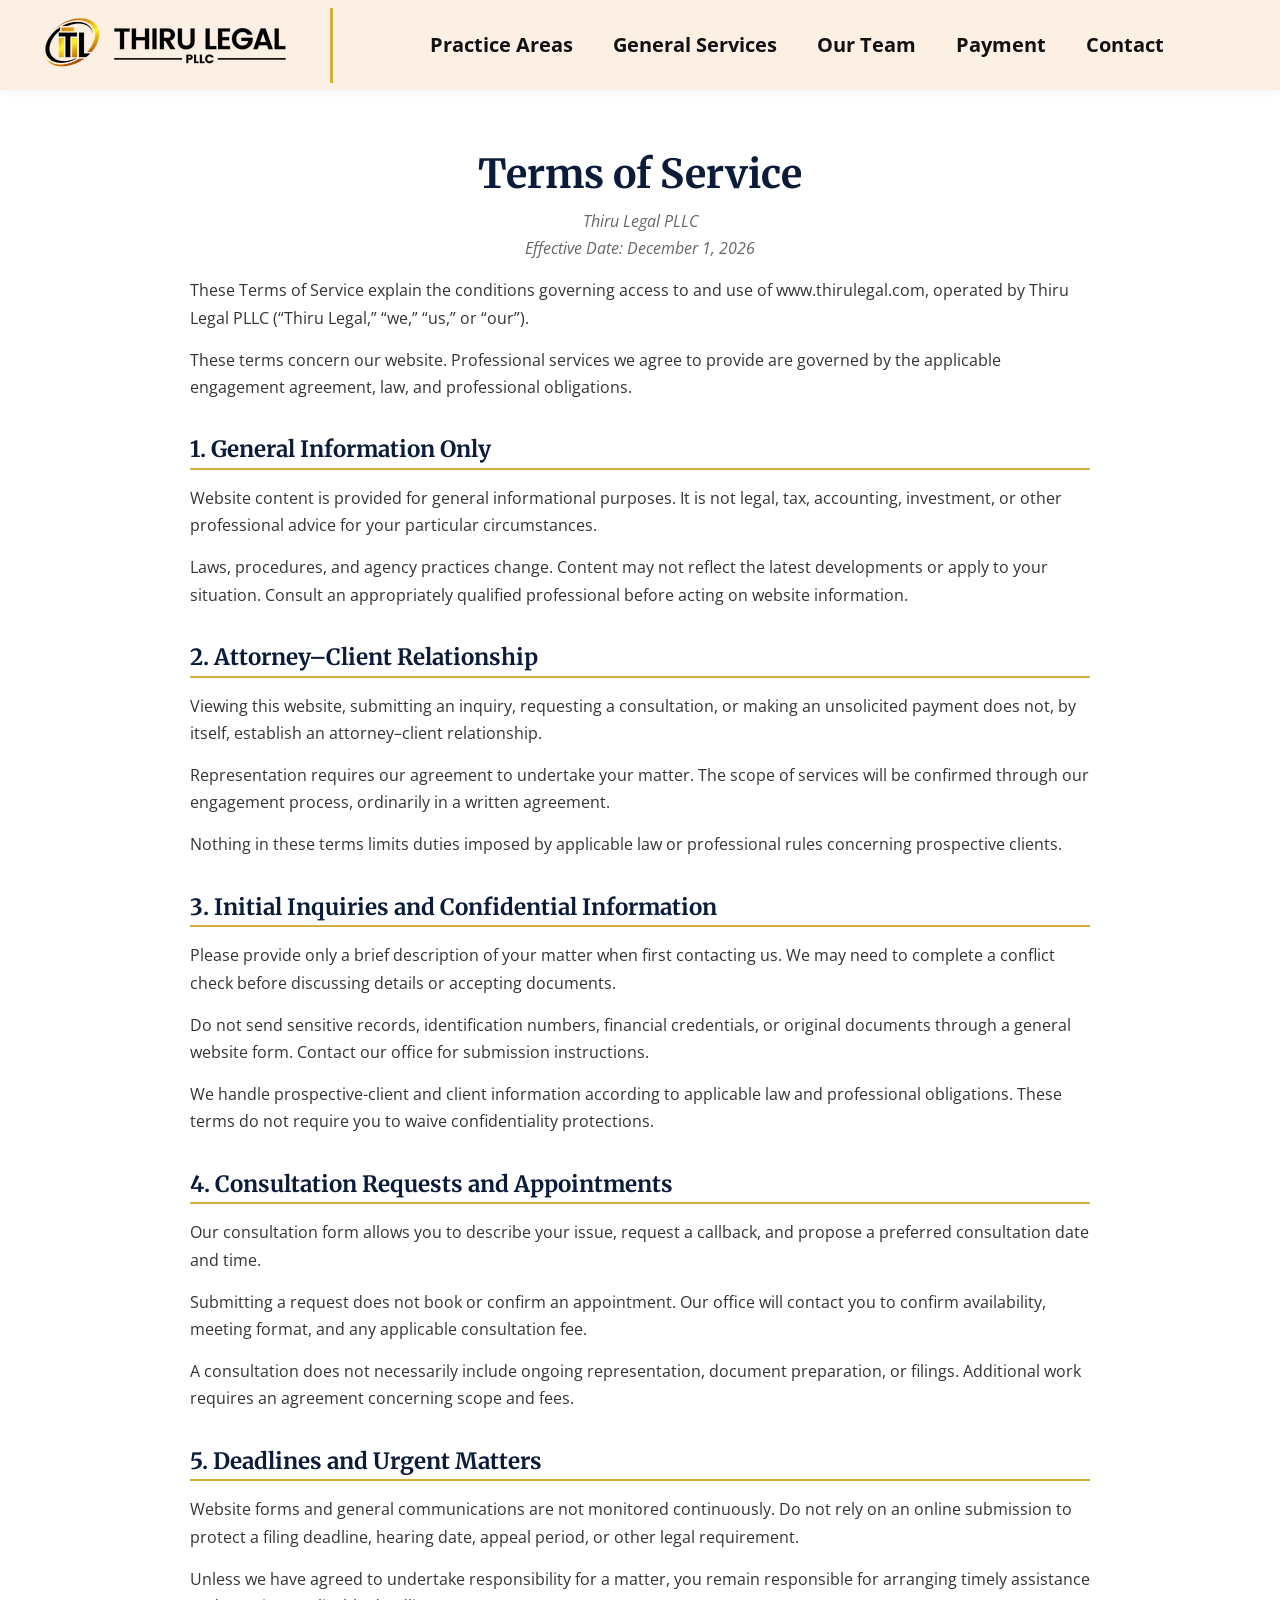
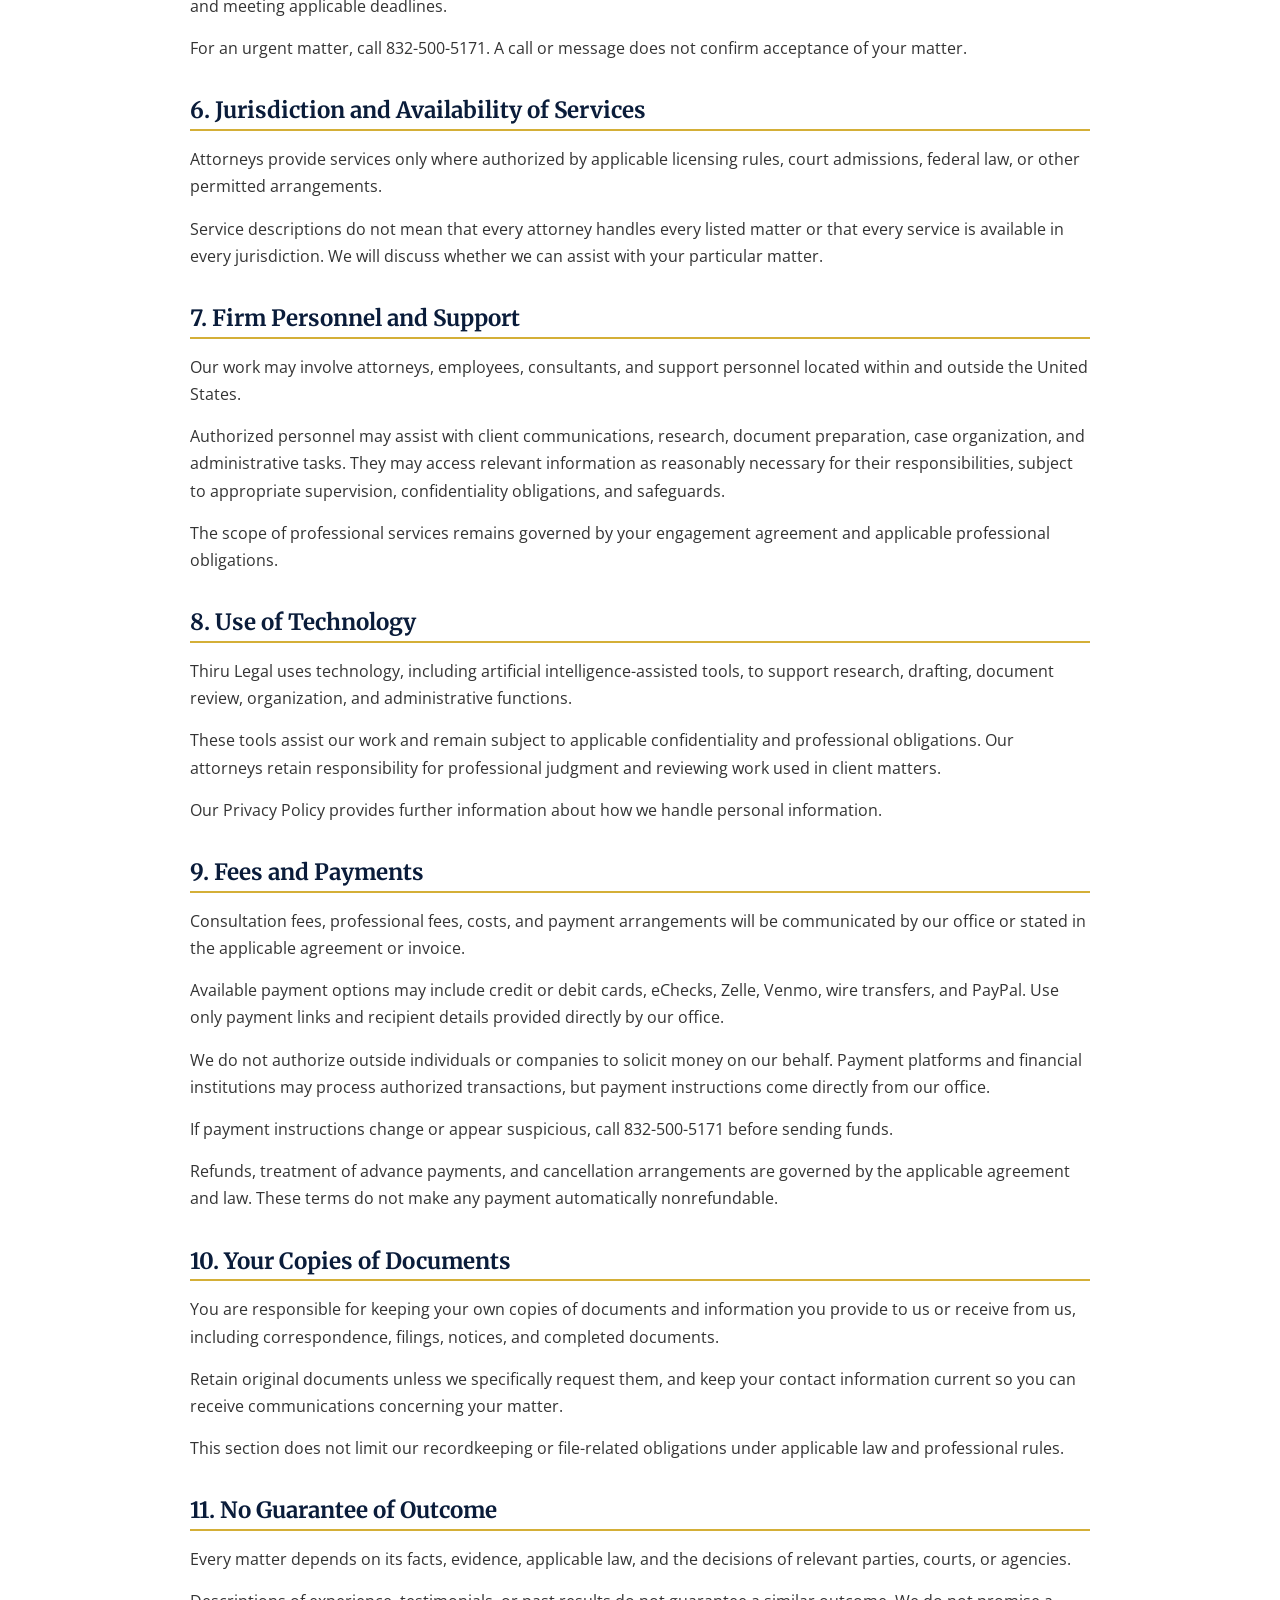
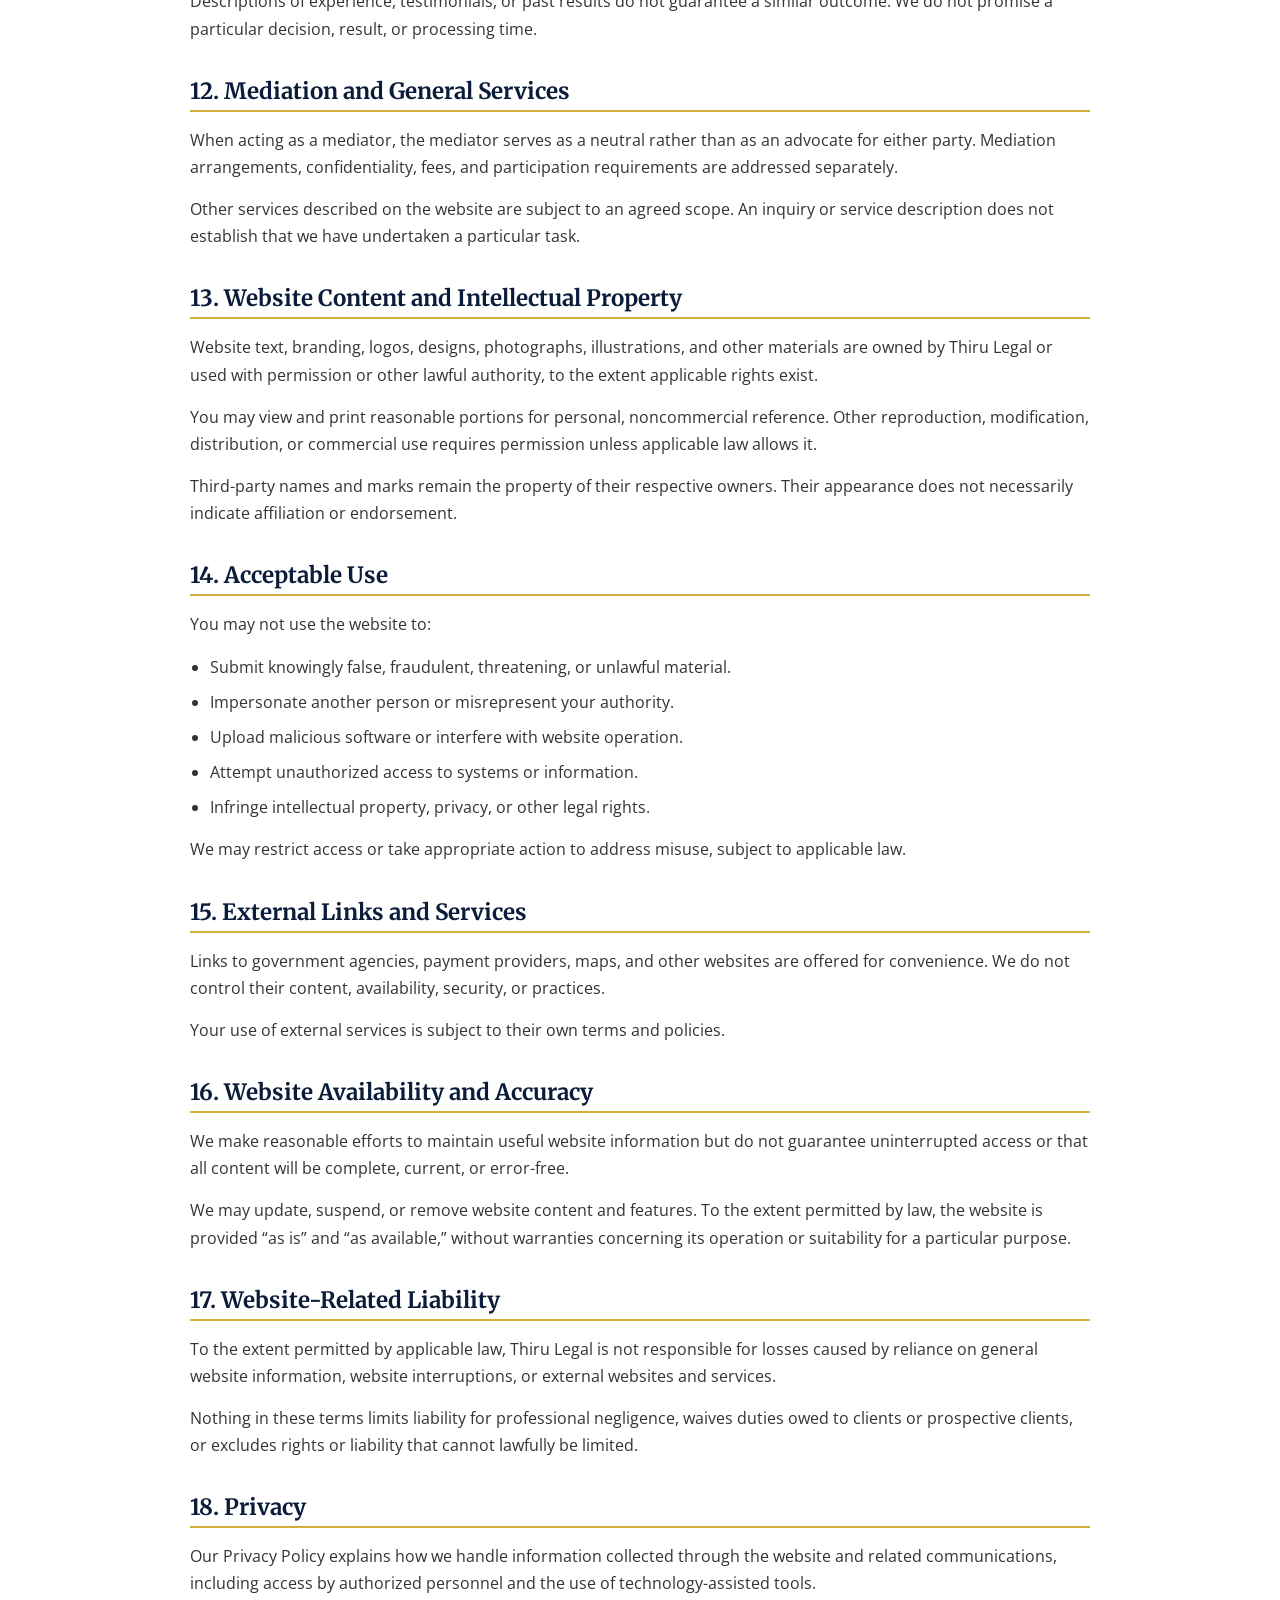
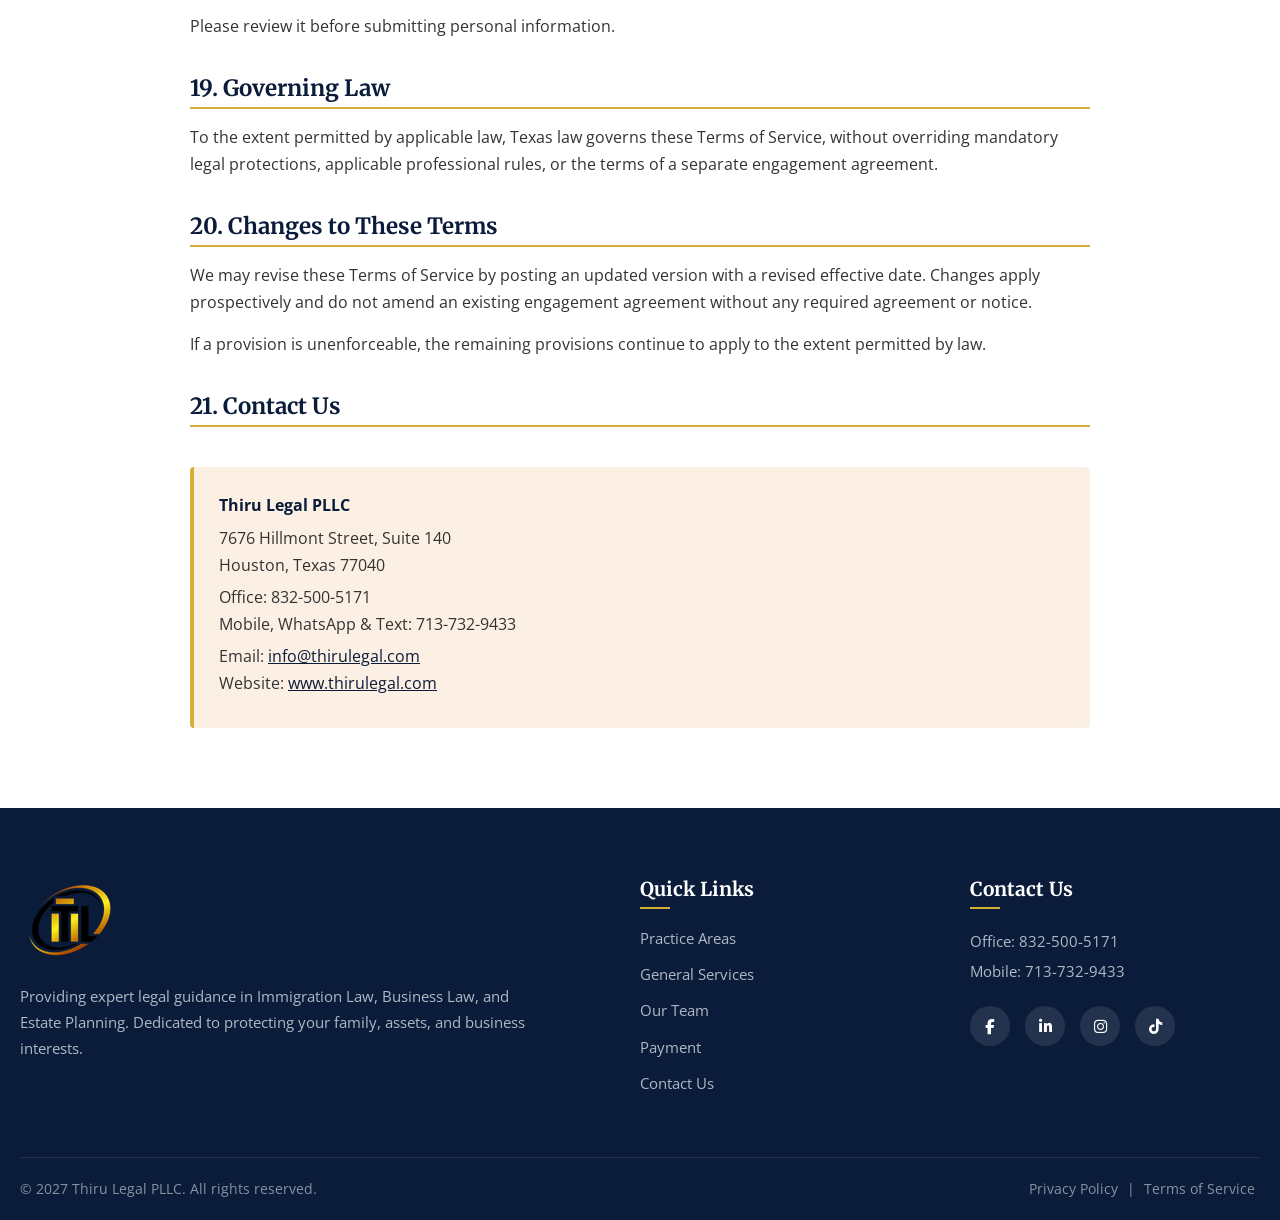
<file: terms-of-service.html>
<!DOCTYPE html>
<html lang="en">
<head>
    <meta charset="UTF-8">
    <meta name="viewport" content="width=device-width, initial-scale=1.0">
    <title>Terms of Service - Thiru Legal PLLC</title>
    <link rel="stylesheet" href="https://cdnjs.cloudflare.com/ajax/libs/font-awesome/6.4.0/css/all.min.css">
    <link rel="preconnect" href="https://fonts.googleapis.com">
    <link rel="preconnect" href="https://fonts.gstatic.com" crossorigin>
    <link href="https://fonts.googleapis.com/css2?family=Merriweather:wght@400;700;900&family=Open+Sans:wght@400;600&display=swap" rel="stylesheet">
    <link rel="stylesheet" href="style.css">
    <style>
        /* Page-specific styles to match your site */
        .legal-page {
            padding: 60px 0 80px;
            background-color: #fff;
        }
        .legal-content {
            max-width: 900px;
            margin: 0 auto;
            font-family: var(--font-body, 'Open Sans', sans-serif);
            color: #333;
            line-height: 1.7;
        }
        .legal-content h1 {
            font-family: var(--font-heading, 'Merriweather', serif);
            color: var(--primary-dark, #2c2c2c);
            font-size: 2.5rem;
            margin-bottom: 10px;
            text-align: center;
        }
        .legal-effective-date {
            text-align: center;
            font-style: italic;
            color: #666;
            margin-bottom: 40px;
            font-size: 1rem;
        }
        .legal-content h2 {
            font-family: var(--font-heading, 'Merriweather', serif);
            color: var(--primary-dark, #2c2c2c);
            font-size: 1.4rem;
            margin-top: 35px;
            margin-bottom: 15px;
            border-bottom: 2px solid var(--accent-gold, #C9A052);
            padding-bottom: 5px;
        }
        .legal-content p {
            margin-bottom: 15px;
        }
        .legal-content ul {
            margin-bottom: 15px;
            padding-left: 20px;
        }
        .legal-content li {
            margin-bottom: 8px;
        }
        .legal-content strong {
            color: var(--primary-dark, #2c2c2c);
        }
        .legal-contact-block {
            margin-top: 40px;
            padding: 25px;
            background-color: #FCF0E4;
            border-left: 4px solid var(--accent-gold, #C9A052);
            border-radius: 4px;
        }
        .legal-contact-block p {
            margin-bottom: 5px;
        }
        .legal-contact-block a {
            color: var(--primary-dark, #2c2c2c);
            text-decoration: underline;
        }
        .legal-contact-block a:hover {
            color: var(--accent-gold, #C9A052);
        }
    </style>
</head>
<body>

    <!-- Header (Exact copy from index.html) -->
    <header>
        <div class="container nav-container">
            <a href="index.html" class="logo-link">
                <img src="logo.png" alt="Thiru Legal PLLC Logo" class="nav-logo">
            </a>
            <ul class="nav-links" id="navLinks">
                <li><a href="index.html#practice-areas">Practice Areas</a></li>
                <li><a href="general-services.html">General Services</a></li>
                <li><a href="team.html">Our Team</a></li>
                <li><a href="payment.html">Payment</a></li>
                <li><a href="contact.html">Contact</a></li>
            </ul>
            <div class="nav-actions">
                <button class="mobile-menu-btn" onclick="toggleMenu()">☰</button>
            </div>
        </div>
    </header>

    <!-- Main Content -->
    <main class="legal-page">
        <div class="container">
            <div class="legal-content">
                <h1>Terms of Service</h1>
                <p class="legal-effective-date">Thiru Legal PLLC<br>Effective Date: December 1, 2026</p>

                <p>These Terms of Service explain the conditions governing access to and use of www.thirulegal.com, operated by Thiru Legal PLLC (“Thiru Legal,” “we,” “us,” or “our”).</p>
                <p>These terms concern our website. Professional services we agree to provide are governed by the applicable engagement agreement, law, and professional obligations.</p>

                <h2>1. General Information Only</h2>
                <p>Website content is provided for general informational purposes. It is not legal, tax, accounting, investment, or other professional advice for your particular circumstances.</p>
                <p>Laws, procedures, and agency practices change. Content may not reflect the latest developments or apply to your situation. Consult an appropriately qualified professional before acting on website information.</p>

                <h2>2. Attorney–Client Relationship</h2>
                <p>Viewing this website, submitting an inquiry, requesting a consultation, or making an unsolicited payment does not, by itself, establish an attorney–client relationship.</p>
                <p>Representation requires our agreement to undertake your matter. The scope of services will be confirmed through our engagement process, ordinarily in a written agreement.</p>
                <p>Nothing in these terms limits duties imposed by applicable law or professional rules concerning prospective clients.</p>

                <h2>3. Initial Inquiries and Confidential Information</h2>
                <p>Please provide only a brief description of your matter when first contacting us. We may need to complete a conflict check before discussing details or accepting documents.</p>
                <p>Do not send sensitive records, identification numbers, financial credentials, or original documents through a general website form. Contact our office for submission instructions.</p>
                <p>We handle prospective-client and client information according to applicable law and professional obligations. These terms do not require you to waive confidentiality protections.</p>

                <h2>4. Consultation Requests and Appointments</h2>
                <p>Our consultation form allows you to describe your issue, request a callback, and propose a preferred consultation date and time.</p>
                <p>Submitting a request does not book or confirm an appointment. Our office will contact you to confirm availability, meeting format, and any applicable consultation fee.</p>
                <p>A consultation does not necessarily include ongoing representation, document preparation, or filings. Additional work requires an agreement concerning scope and fees.</p>

                <h2>5. Deadlines and Urgent Matters</h2>
                <p>Website forms and general communications are not monitored continuously. Do not rely on an online submission to protect a filing deadline, hearing date, appeal period, or other legal requirement.</p>
                <p>Unless we have agreed to undertake responsibility for a matter, you remain responsible for arranging timely assistance and meeting applicable deadlines.</p>
                <p>For an urgent matter, call 832-500-5171. A call or message does not confirm acceptance of your matter.</p>

                <h2>6. Jurisdiction and Availability of Services</h2>
                <p>Attorneys provide services only where authorized by applicable licensing rules, court admissions, federal law, or other permitted arrangements.</p>
                <p>Service descriptions do not mean that every attorney handles every listed matter or that every service is available in every jurisdiction. We will discuss whether we can assist with your particular matter.</p>

                <h2>7. Firm Personnel and Support</h2>
                <p>Our work may involve attorneys, employees, consultants, and support personnel located within and outside the United States.</p>
                <p>Authorized personnel may assist with client communications, research, document preparation, case organization, and administrative tasks. They may access relevant information as reasonably necessary for their responsibilities, subject to appropriate supervision, confidentiality obligations, and safeguards.</p>
                <p>The scope of professional services remains governed by your engagement agreement and applicable professional obligations.</p>

                <h2>8. Use of Technology</h2>
                <p>Thiru Legal uses technology, including artificial intelligence-assisted tools, to support research, drafting, document review, organization, and administrative functions.</p>
                <p>These tools assist our work and remain subject to applicable confidentiality and professional obligations. Our attorneys retain responsibility for professional judgment and reviewing work used in client matters.</p>
                <p>Our Privacy Policy provides further information about how we handle personal information.</p>

                <h2>9. Fees and Payments</h2>
                <p>Consultation fees, professional fees, costs, and payment arrangements will be communicated by our office or stated in the applicable agreement or invoice.</p>
                <p>Available payment options may include credit or debit cards, eChecks, Zelle, Venmo, wire transfers, and PayPal. Use only payment links and recipient details provided directly by our office.</p>
                <p>We do not authorize outside individuals or companies to solicit money on our behalf. Payment platforms and financial institutions may process authorized transactions, but payment instructions come directly from our office.</p>
                <p>If payment instructions change or appear suspicious, call 832-500-5171 before sending funds.</p>
                <p>Refunds, treatment of advance payments, and cancellation arrangements are governed by the applicable agreement and law. These terms do not make any payment automatically nonrefundable.</p>

                <h2>10. Your Copies of Documents</h2>
                <p>You are responsible for keeping your own copies of documents and information you provide to us or receive from us, including correspondence, filings, notices, and completed documents.</p>
                <p>Retain original documents unless we specifically request them, and keep your contact information current so you can receive communications concerning your matter.</p>
                <p>This section does not limit our recordkeeping or file-related obligations under applicable law and professional rules.</p>

                <h2>11. No Guarantee of Outcome</h2>
                <p>Every matter depends on its facts, evidence, applicable law, and the decisions of relevant parties, courts, or agencies.</p>
                <p>Descriptions of experience, testimonials, or past results do not guarantee a similar outcome. We do not promise a particular decision, result, or processing time.</p>

                <h2>12. Mediation and General Services</h2>
                <p>When acting as a mediator, the mediator serves as a neutral rather than as an advocate for either party. Mediation arrangements, confidentiality, fees, and participation requirements are addressed separately.</p>
                <p>Other services described on the website are subject to an agreed scope. An inquiry or service description does not establish that we have undertaken a particular task.</p>

                <h2>13. Website Content and Intellectual Property</h2>
                <p>Website text, branding, logos, designs, photographs, illustrations, and other materials are owned by Thiru Legal or used with permission or other lawful authority, to the extent applicable rights exist.</p>
                <p>You may view and print reasonable portions for personal, noncommercial reference. Other reproduction, modification, distribution, or commercial use requires permission unless applicable law allows it.</p>
                <p>Third-party names and marks remain the property of their respective owners. Their appearance does not necessarily indicate affiliation or endorsement.</p>

                <h2>14. Acceptable Use</h2>
                <p>You may not use the website to:</p>
                <ul>
                    <li>Submit knowingly false, fraudulent, threatening, or unlawful material.</li>
                    <li>Impersonate another person or misrepresent your authority.</li>
                    <li>Upload malicious software or interfere with website operation.</li>
                    <li>Attempt unauthorized access to systems or information.</li>
                    <li>Infringe intellectual property, privacy, or other legal rights.</li>
                </ul>
                <p>We may restrict access or take appropriate action to address misuse, subject to applicable law.</p>

                <h2>15. External Links and Services</h2>
                <p>Links to government agencies, payment providers, maps, and other websites are offered for convenience. We do not control their content, availability, security, or practices.</p>
                <p>Your use of external services is subject to their own terms and policies.</p>

                <h2>16. Website Availability and Accuracy</h2>
                <p>We make reasonable efforts to maintain useful website information but do not guarantee uninterrupted access or that all content will be complete, current, or error-free.</p>
                <p>We may update, suspend, or remove website content and features. To the extent permitted by law, the website is provided “as is” and “as available,” without warranties concerning its operation or suitability for a particular purpose.</p>

                <h2>17. Website-Related Liability</h2>
                <p>To the extent permitted by applicable law, Thiru Legal is not responsible for losses caused by reliance on general website information, website interruptions, or external websites and services.</p>
                <p>Nothing in these terms limits liability for professional negligence, waives duties owed to clients or prospective clients, or excludes rights or liability that cannot lawfully be limited.</p>

                <h2>18. Privacy</h2>
                <p>Our Privacy Policy explains how we handle information collected through the website and related communications, including access by authorized personnel and the use of technology-assisted tools.</p>
                <p>Please review it before submitting personal information.</p>

                <h2>19. Governing Law</h2>
                <p>To the extent permitted by applicable law, Texas law governs these Terms of Service, without overriding mandatory legal protections, applicable professional rules, or the terms of a separate engagement agreement.</p>

                <h2>20. Changes to These Terms</h2>
                <p>We may revise these Terms of Service by posting an updated version with a revised effective date. Changes apply prospectively and do not amend an existing engagement agreement without any required agreement or notice.</p>
                <p>If a provision is unenforceable, the remaining provisions continue to apply to the extent permitted by law.</p>

                <h2>21. Contact Us</h2>
                <div class="legal-contact-block">
                    <p><strong>Thiru Legal PLLC</strong></p>
                    <p>7676 Hillmont Street, Suite 140<br>Houston, Texas 77040</p>
                    <p>Office: 832-500-5171<br>Mobile, WhatsApp & Text: 713-732-9433</p>
                    <p>Email: <a href="mailto:info@thirulegal.com">info@thirulegal.com</a><br>Website: <a href="https://www.thirulegal.com" target="_blank">www.thirulegal.com</a></p>
                </div>
            </div>
        </div>
    </main>

    <!-- Footer (Exact copy from index.html) -->
    <footer id="contact">
        <div class="container">
            <div class="footer-grid">
                <div class="footer-col footer-about">
                    <a href="index.html" class="footer-logo-link">
                        <img src="logosmall.png" alt="Thiru Legal Logo" class="footer-logo-img">
                    </a>
                    <p>Providing expert legal guidance in Immigration Law, Business Law, and Estate Planning. Dedicated to protecting your family, assets, and business interests.</p>
                </div>
                <div class="footer-col footer-links">
                    <h4>Quick Links</h4>
                    <ul>
                        <li><a href="index.html#practice-areas">Practice Areas</a></li>
                        <li><a href="general-services.html">General Services</a></li>
                        <li><a href="team.html">Our Team</a></li>
                        <li><a href="payment.html">Payment</a></li>
                        <li><a href="contact.html">Contact Us</a></li>
                    </ul>
                </div>
                <div class="footer-col footer-contact-info">
                    <h4>Contact Us</h4>
                    <div class="footer-contact-row">
                        <span>Office: 832-500-5171</span><br>
                        <span>Mobile: 713-732-9433</span><br>
                    </div>
                    <div class="footer-social">
                        <a href="https://www.facebook.com/61580748410083/" aria-label="Facebook" target="_blank"><i class="fab fa-facebook-f"></i></a>
                        <a href="https://www.linkedin.com/company/thiru-legal/" aria-label="LinkedIn" target="_blank"><i class="fab fa-linkedin-in"></i></a>
                        <a href="https://www.instagram.com/thirulegal?dmpr=aTg2dDdycHlybzVy" aria-label="Instagram" target="_blank"><i class="fab fa-instagram"></i></a>
                        <a href="https://www.tiktok.com/@thirulegal" aria-label="TikTok" target="_blank"><i class="fab fa-tiktok"></i></a>
                    </div>
                </div>
            </div>
            <div class="footer-bottom">
                <p>&copy; 2027 Thiru Legal PLLC. All rights reserved.</p>
                <p class="footer-legal-links">
                    <a href="privacy-policy.html">Privacy Policy</a> | <a href="terms-of-service.html">Terms of Service</a>
                </p>
            </div>
        </div>
    </footer>

    <script>
        function toggleMenu() {
            const navLinks = document.getElementById('navLinks');
            navLinks.classList.toggle('active');
        }
        document.querySelectorAll('.nav-links a').forEach(link => {
            link.addEventListener('click', () => {
                document.getElementById('navLinks').classList.remove('active');
            });
        });
    </script>
</body>
</html>
</file>
<file: style.css>
/* --- GLOBAL STYLES & VARIABLES --- */
        :root {
            --primary-dark: #0A1C3A; /* Navy Blue */
            --primary-light: #FAF5EC; /* Cream/Off-white */
            --accent-gold: #D4AF37;
            --text-dark: #111;
            --text-gray: #444;
            --white: #ffffff;
            --font-heading: 'Merriweather', serif;
            --font-body: 'Open Sans', sans-serif;
        }

        * {
            margin: 0;
            padding: 0;
            box-sizing: border-box;
        }

        body {
            font-family: var(--font-body);
            color: var(--text-dark);
            line-height: 1.6;
            background-color: var(--white);
            overflow-x: hidden;
        }

        h1, h2, h3, h4 {
            font-family: var(--font-heading);
            color: var(--primary-dark);
            line-height: 1.2;
        }

        a {
            text-decoration: none;
            color: inherit;
            transition: all 0.3s ease;
        }

        .container {
            max-width: 1400px;
            margin: 0 auto;
            padding: 0 20px;
        }

          /* --- NAVIGATION --- */
              /* ----- header (original) ----- */
        header {
            background-color: #FCF0E4;          /* var(--primary-light) */
            padding: 5px 0;
            position: sticky;
            top: 0;
            z-index: 1000;
            box-shadow: 0 2px 10px rgba(0,0,0,0.05);
        }

        .container {
            max-width: 1400px;    /* gives comfortable breathing room */
            margin: 0 auto;
            padding: 0 20px;
            width: 100%;
        }

        /* ----- nav container – flex row, logo left, everything else right ----- */
        .nav-container {
            display: flex;
            justify-content: space-between;   /* logo left, actions right */
            align-items: center;
            min-height: 80px;
            position: relative;               /* for mobile dropdown positioning */
        }

        /* ----- 1. logo (left) ----- */
        .logo-link {
            display: flex;
            align-items: center;
            flex: 0 0 auto;                  /* logo keeps natural width */
            /* no flex:1 – we want it compact */
        }

        .nav-logo {
            height: 75px;
            width: auto;
            object-fit: contain;
            border-right: 3px solid var(--accent-gold);
            padding-right: 10px;
            display: block;
        }

        /* ----- 2. nav links – take ALL remaining space, centered ----- */
        .nav-links {
            display: flex;
            gap: 40px;
            list-style: none;
            margin: 0;
            padding: 0;

            /* 🔥 KEY: fill the rest of the container after logo */
            flex: 1 1 auto;
            justify-content: center;          /* center the items within the remaining space */
            align-items: center;
            /* no absolute positioning – stays in flow */
        }

        .nav-links li a {
            font-size: 20px;
            font-weight: 700;
            color: var(--text-dark);
            transition: color 0.3s ease;
            text-decoration: none;
            white-space: nowrap;
        }

        .nav-links li a:hover {
            color: var(--accent-gold);
        }

        /* ----- 3. right side actions (empty / button) ----- */
        .nav-actions {
            display: flex;
            align-items: center;
            gap: 15px;
            flex: 0 0 auto;                  /* no stretch, just content width */
            justify-content: flex-end;
        }

        /* optional CTA button – hidden in your snippet but we keep style */
        .nav-cta-btn {
            background: var(--accent-gold);
            color: #fff;
            padding: 10px 18px;
            border-radius: 30px;
            font-weight: 600;
            text-decoration: none;
            font-size: 0.95rem;
            transition: background 0.2s;
        }
        .nav-cta-btn:hover {
            background: #b38f42;
        }

        .mobile-menu-btn {
            display: none;
            font-size: 1.8rem;
            cursor: pointer;
            background: none;
            border: none;
            color: var(--primary-dark);
            line-height: 1;
        }

        /* ----- responsive ----- */
        @media (max-width: 1100px) {
            .nav-links {
                display: none;
                flex-direction: column;
                position: absolute;
                top: 100%;
                left: 0;
                width: 100%;
                background-color: var(--primary-light);
                padding: 20px 0;
                box-shadow: 0 5px 10px rgba(0,0,0,0.1);
                text-align: center;
                gap: 15px;
                flex: none;                 /* reset flex inside mobile */
                justify-content: flex-start;
            }

            .nav-links.active {
                display: flex;
            }

            .mobile-menu-btn {
                display: block;
            }

            .nav-actions {
                flex: 0 0 auto;
            }

            /* on mobile the logo border can stay, but we adjust spacing */
            .nav-logo {
                border-right: 2px solid var(--accent-gold);
                padding-right: 15px;
            }
        }

        @media (max-width: 576px) {
            .nav-logo {
                height: 50px;
                border-right: none;        /* cleaner on tiny screens */
                padding-right: 0;
            }

            .nav-cta-btn {
                padding: 8px 12px;
                font-size: 0.8rem;
            }

            .nav-container {
                min-height: 65px;
            }
        }
 /* --- HERO SECTION (UPDATED FOR FULL BACKGROUND) --- */
        .hero {
            position: relative;
            padding: 120px 0; /* Adjust padding as needed */
            min-height: 600px;
            /* display: flex;
            align-items: center; */
            
            /* The Background Image */
            /* REPLACE THIS URL WITH YOUR ACTUAL IMAGE PATH */
           background-image: url('home.png');
            background-size: cover;
            background-position: center;
            background-repeat: no-repeat;
        }

        /* The Cream Gradient Overlay */
        /* This creates the solid cream color on the left that fades out to reveal the image on the right */
        .hero::before {
            content: '';
            position: absolute;
            top: 0;
            left: 0;
            width: 100%;
            height: 100%;
            background: linear-gradient(to right, 
                rgba(250, 245, 236, 1) 0%,    /* Solid cream on the far left */
                rgba(250, 245, 236, 0.95) 30%, /* Cream fading slightly */
                rgba(250, 245, 236, 0.4) 60%,  /* Becoming transparent */
                rgba(250, 245, 236, 0) 100%    /* Fully transparent on the right */
            );
            z-index: 1;
        }

        .hero-container {
            display: flex;
            position: relative;
            z-index: 2; /* Keeps text above the overlay and image */
        }

        .hero-content {
            flex: 1;
            max-width: 650px; /* Prevents text from covering the faces in the image */
        }

        .hero-content h1 {
            font-size: 3.5rem;
            margin-bottom: 20px;
            font-weight: 900;
            line-height: 1.1;
        }

        .hero-subtitle {
            color: #2B3A4A;
            font-size: 1.2rem;
            font-weight: 600;
            margin-bottom: 15px;
            line-height: 1.4;
        }

        .hero-divider {
            width: 50px;
            height: 2px;
            background-color: var(--accent-gold);
            margin-bottom: 15px;
        }

        .hero-location {
            font-size: 0.95rem;
            margin-bottom: 30px;
            color: var(--text-gray);
        }

        .cta-btn {
            display: inline-block;
            background-color: var(--primary-dark);
            color: var(--white);
            padding: 15px 35px;
            border-radius: 5px;
            font-weight: 600;
            font-size: 1.1rem;
            border: 2px solid var(--primary-dark);
            transition: all 0.3s ease;
        }

        .cta-btn:hover {
            background-color: transparent;
            color: var(--primary-dark);
        }

        /* --- RESPONSIVE UPDATES FOR HERO --- */
        @media (max-width: 992px) {
            .hero-content h1 { font-size: 2.8rem; }
            .hero-content { max-width: 80%; }
            
            /* Adjust gradient for tablets */
            .hero::before {
                background: linear-gradient(to right, 
                    rgba(250, 245, 236, 1) 0%,    
                    rgba(250, 245, 236, 0.9) 50%, 
                    rgba(250, 245, 236, 0.5) 100%
                );
            }
        }

        @media (max-width: 768px) {
            .hero {
                padding: 80px 0;
                min-height: auto;
            }

            /* On mobile, make the overlay darker vertically so text is readable */
            .hero::before {
                background: rgba(250, 245, 236, 0.85); /* Solid overlay for mobile */
            }

            .hero-container {
                justify-content: center;
                text-align: center;
            }

            .hero-content {
                max-width: 100%;
            }

            .hero-content h1 { font-size: 2.2rem; }
            .hero-divider { margin: 15px auto; }
        }

        /* --- HOW WE CAN HELP SECTION --- */
        .help-section {
            padding: 80px 0;
            background-color: var(--white); 
            text-align: center;
            position: relative; 
            overflow: hidden; 
        }

        /* This creates the image on the RIGHT and fades it to the LEFT */
        .help-section::before {
            content: '';
            position: absolute;
            top: 0;
            right: 0; /* Changed from left: 0 to right: 0 */
            width: 50%; /* Adjust this if you want it wider/narrower */
            height: 100%;
            background-image: url('nataraja.png');
            background-size: contain;
            background-position: right center; /* Aligns image to the right */
            background-repeat: no-repeat;
            
            opacity: 0.1; /* 60% visibility */
            
            /* Reversed the gradient mask: solid on the right, fading to transparent on the left */
            -webkit-mask-image: linear-gradient(to left, black 40%, transparent 100%);
            mask-image: linear-gradient(to left, black 40%, transparent 100%);
            
            z-index: 0;
        }

        /* Ensure the text and cards stay above the background image */
        .help-section .container {
            position: relative;
            z-index: 1; 
        }

        .section-title {
            font-size: 2.5rem;
            margin-bottom: 15px;
            color: var(--primary-dark);
        }

        .section-divider-img {
            display: block;
            width: 300px; 
            height: auto;
            margin: 0 auto 50px auto; 
        }

        .help-grid {
            display: grid;
            grid-template-columns: repeat(2, 1fr);
            gap: 30px;
            text-align: left;
        }

        .help-card {
            /* Added a slight solid white background to the cards so text pops over the image */
            background-color: rgba(250, 250, 250, 0.95); 
            padding: 30px;
            border: 1px solid #eee;
            border-radius: 8px;
            transition: transform 0.3s ease, box-shadow 0.3s ease;
            backdrop-filter: blur(2px); /* Optional: blurs the image slightly behind the cards */
        }

        .help-card:hover {
            transform: translateY(-5px);
            box-shadow: 0 10px 20px rgba(0,0,0,0.05);
        }

        .help-card h3 {
            font-size: 1.3rem;
            margin-bottom: 10px;
            color: var(--primary-dark);
        }

        .help-card p {
            font-size: 0.95rem;
            color: var(--text-gray);
        }

        /* --- RESPONSIVE DESIGN FOR HELP SECTION --- */
        @media (max-width: 768px) {
            .help-grid {
                grid-template-columns: 1fr;
            }

            /* On mobile, the left-side image will interfere with text. 
               We move it to the background center and lower opacity */
            .help-section::before {
                width: 100%;
                background-position: center center;
                opacity: 0.1; /* Very light on mobile */
                -webkit-mask-image: none; /* Remove the fade on mobile */
                mask-image: none;
            }
            
            .help-card {
                background-color: var(--white); /* Solid white on mobile */
            }
        }

        /* --- GENERAL SERVICES --- */
        .general-services {
            background-color: var(--primary-light);
            padding: 30px 0;
            text-align: center;
        }

        .general-services p {
            max-width: 800px;
            margin: 0 auto;
            font-size: 1.1rem;
            color: var(--text-dark);
        }

        /* --- ABOUT THE FIRM --- */
        .about-firm {
            padding: 80px 0;
            background: linear-gradient(to right, #fcf9f2, #faefe0);
        }

        .about-container {
            display: flex;
            align-items: center;
            justify-content: center;
            gap: 40px;
            text-align: left;
        }

        .about-title {
            font-size: 2.2rem;
            flex: 1;
            text-align: right;
            border-right: 2px solid var(--accent-gold);
            padding-right: 40px;
        }

        .about-info {
            flex: 1;
            padding-left: 20px;
        }

        .about-info h3 {
            font-size: 1.4rem;
            margin-bottom: 5px;
        }

        .about-info p {
            font-size: 1rem;
            color: var(--text-dark);
        }

        /* --- FOOTER --- */
                /* --- FOOTER STYLES --- */
        footer {
            background-color: var(--primary-dark);
            color: var(--white);
            padding: 70px 0 20px 0;
            font-size: 0.95rem;
        }

        .footer-grid {
            display: grid;
            grid-template-columns: 2fr 1fr 1fr; /* About gets more space */
            gap: 40px;
            margin-bottom: 50px;
        }

        /* Column 1: About */
        .footer-logo-link {
            display: inline-block;
            margin-bottom: 20px;
        }

        .footer-logo-img {
            height: 80px; /* Adjust as needed */
            width: auto;
            object-fit: contain;
            
            /* INVERTS THE BLACK LOGO TO WHITE FOR DARK BACKGROUND */
            /* Remove this line if you have a white version of your logo */
            /* filter: brightness(0) invert(1);  */
        }

        .footer-about p {
            color: #b0b8c4; /* Light gray for readability */
            line-height: 1.7;
            max-width: 90%;
        }

        /* Column Headings */
        .footer-col h4 {
            color: var(--white);
            font-size: 1.2rem;
            margin-bottom: 25px;
            font-family: var(--font-heading);
            position: relative;
        }

        /* Gold underline for headings */
        .footer-col h4::after {
            content: '';
            position: absolute;
            left: 0;
            bottom: -8px;
            width: 30px;
            height: 2px;
            background-color: var(--accent-gold);
        }

        /* Quick Links */
        .footer-links ul {
            list-style: none;
            padding: 0;
            margin: 0;
        }

        .footer-links ul li {
            margin-bottom: 12px;
        }

        .footer-links ul li a {
            color: #b0b8c4;
            transition: color 0.3s ease;
        }

        .footer-links ul li a:hover {
            color: var(--accent-gold);
            padding-left: 5px; /* Slight movement on hover */
        }

        /* Contact Info */
        .footer-contact-row {
            color: #b0b8c4;
            line-height: 2;
            margin-bottom: 20px;
        }

        /* Social Media Icons */
        .footer-social {
            display: flex;
            gap: 15px;
        }

        .footer-social a {
            display: flex;
            justify-content: center;
            align-items: center;
            width: 40px;
            height: 40px;
            background-color: rgba(255, 255, 255, 0.1);
            color: var(--white);
            border-radius: 50%;
            transition: all 0.3s ease;
        }

        .footer-social a:hover {
            background-color: var(--accent-gold);
            color: var(--primary-dark);
            transform: translateY(-3px);
        }

        /* Footer Bottom Bar */
        .footer-bottom {
            border-top: 1px solid rgba(255, 255, 255, 0.1);
            padding-top: 20px;
            display: flex;
            justify-content: space-between;
            align-items: center;
            color: #8892a0;
            font-size: 0.85rem;
            flex-wrap: wrap;
            gap: 15px;
        }

        .footer-legal-links a {
            color: #8892a0;
            margin: 0 5px;
        }

        .footer-legal-links a:hover {
            color: var(--accent-gold);
        }

        /* --- FOOTER RESPONSIVE DESIGN --- */
        @media (max-width: 992px) {
            .footer-grid {
                grid-template-columns: 1fr 1fr; /* 2 columns on tablet */
            }
            .footer-about {
                grid-column: 1 / -1; /* About spans full width */
            }
            .footer-about p {
                max-width: 100%;
            }
        }

        @media (max-width: 768px) {
            .footer-grid {
                grid-template-columns: 1fr; /* Stack everything on mobile */
                text-align: center;
                gap: 30px;
            }

            .footer-col h4::after {
                left: 50%;
                transform: translateX(-50%); /* Center the gold underline */
            }

            .footer-social {
                justify-content: center; /* Center social icons */
            }

            .footer-bottom {
                flex-direction: column;
                text-align: center;
            }
        }

        /* --- RESPONSIVE DESIGN --- */
        @media (max-width: 992px) {
            .hero-content h1 { font-size: 2.8rem; }
            .about-container { flex-direction: column; text-align: center; gap: 20px; }
            .about-title { text-align: center; border-right: none; border-bottom: 2px solid var(--accent-gold); padding-right: 0; padding-bottom: 15px; }
            .about-info { padding-left: 0; }
        }

        @media (max-width: 768px) {
            .nav-links {
                display: none;
                flex-direction: column;
                position: absolute;
                top: 100%;
                left: 0;
                width: 100%;
                background-color: var(--primary-light);
                padding: 20px 0;
                box-shadow: 0 5px 10px rgba(0,0,0,0.1);
                text-align: center;
            }

            .nav-links.active {
                display: flex;
            }

            .nav-links li { margin: 10px 0; }

            .mobile-menu-btn { display: block; }

            .logo { border-right: none; padding-right: 0; }

            .hero-container {
                flex-direction: column;
                text-align: center;
            }

            .hero-content h1 { font-size: 2.2rem; }
            
            .hero-divider { margin: 15px auto; }
            
            .hero-image {
                width: 100%;
                min-height: 300px;
            }

            .help-grid {
                grid-template-columns: 1fr;
            }

            .footer-contact {
                flex-direction: column;
                gap: 10px;
            }

            .footer-contact .divider { display: none; }
        }

        /* Section Titles (How We Can Help, General Services) */
        .section-divider-img {
            display: block;
            width: 250px; /* Slightly wider for the center of the page */
            height: auto;
            margin: 0 auto 50px auto; /* Centers it and adds space below */
            margin-top: -25px;
        }


                /* --- RESPONSIVE TYPOGRAPHY FOR MOBILE --- */
        @media (max-width: 768px) {
            /* Scale down the main Hero Heading */
            .hero-content h1 {
                font-size: 2.2rem; /* Reduced from 3.5rem */
            }

            /* Scale down Section Headings (How We Can Help, General Services) */
            .section-title {
                font-size: 2rem; /* Reduced from 2.5rem */
            }

            /* Scale down the About the Firm heading */
            .about-title {
                font-size: 1.8rem; /* Reduced from 2.2rem */
                text-align: center; /* Good to center on mobile */
            }

            /* Scale down Card Headings */
            .help-card h3 {
                font-size: 1.2rem;
            }
            
            /* Ensure the subtitle doesn't look too big either */
            .hero-subtitle {
                font-size: 1rem; 
            }
        }

        /* Extra Small Devices (Phones) */
        @media (max-width: 480px) {
            .hero-content h1 {
                font-size: 1.8rem; /* Even smaller for narrow phones */
            }

            .section-title {
                font-size: 1.6rem;
            }
        }

/* new pages */

/* --- NEW INNER PAGE STYLES --- */

/* Inner Page Hero */
.inner-hero {
    background-color: var(--primary-light);
    background-image: linear-gradient(to right, rgba(250, 245, 236, 1) 0%, rgba(250, 245, 236, 0.8) 50%, rgba(250, 245, 236, 0) 100%);
    background-size: cover;
    background-position: center right;
    padding: 80px 0;
    min-height: 350px;
    display: flex;
    align-items: center;
}

.inner-hero h1 {
    font-size: 3rem;
    margin-bottom: 15px;
    font-weight: 900;
}

.inner-hero .subtitle {
    color: #2B3A4A;
    font-size: 1.2rem;
    font-weight: 600;
    margin-bottom: 25px;
    max-width: 600px;
}

/* Content Sections */
        /* --- SERVICE PAGE BACKGROUND IMAGE --- */

.page-content {
            position: relative;
            padding: 80px 0;
            background-color: var(--white);
            overflow: hidden;
        }

        .page-content::before {
            content: '';
            position: absolute;
            top: 80px;
            right: 0;
            width: 60%;
            height: 700px;
            background-size: contain;
            background-position: right top;
            background-repeat: no-repeat;
            opacity: 0.3;
            -webkit-mask-image: linear-gradient(to left, black 40%, transparent 100%);
            mask-image: linear-gradient(to left, black 40%, transparent 100%);
            z-index: 0;
            pointer-events: none;
        }

        /* Per-page images — only the URL changes */
        .page-content--immigration::before { background-image: url('temp1_darker.png'); }
        .page-content--business::before    { background-image: url('temp2_darker.png'); }
        .page-content--estate::before      { background-image: url('temp3_darker.png'); }
        .page-content--family::before      { background-image: url('temp4_darker.png'); }
        .page-content--general::before      { background-image: url('temp5_darker.png'); }
        .page-content--about::before      { background-image: url('temp6_darker.png'); }
        .page-content--team::before      { background-image: url('temp7_darker.png'); }
        .page-content--payment::before      { background-image: url('temp8_darker.png'); }  
        
        


        /* Ensure the text and cards stay above the background image */
        .page-content .container {
            position: relative;
            z-index: 1; 
        }



.content-intro {
    max-width: 1200px;
    margin: 0 auto 60px auto;
    font-size: 1.2rem;
    line-height: 1.8;
    color: var(--text-dark);
    text-align: center;
}

/* Accordion / Service List */
/* --- TWO-COLUMN SERVICE LIST (COLUMN LAYOUT) --- */
.service-list {
    column-count: 2;
    column-gap: 20px;
    max-width: 1200px;
    margin: 0 auto;
}

.service-item {
    break-inside: avoid;
    display: inline-block;
    width: 100%;
    margin-bottom: 20px;
    background-color: #FAFAFA;
    border: 1px solid #eee;
    border-radius: 8px;
    overflow: hidden;
    transition: box-shadow 0.3s ease, border-color 0.3s ease;
}

.service-item.active {
    box-shadow: 0 8px 24px rgba(10, 28, 58, 0.12);
    border-color: var(--accent-gold);
}

.service-header {
    padding: 20px 25px;
    background-color: var(--white);
    cursor: pointer;
    display: flex;
    justify-content: space-between;
    align-items: center;
    transition: background-color 0.3s ease;
}

.service-header i {
    transition: transform 0.3s ease;
}

.service-item.active .service-header i {
    transform: rotate(180deg);
}

.service-body {
    padding: 0 25px;
    max-height: 0;
    overflow: hidden;
    transition: max-height 0.4s ease-out, padding 0.4s ease;
    background-color: #FAFAFA;
}

.service-item.active .service-body {
    padding: 25px;
    max-height: 2000px;
}

@media (max-width: 900px) {
    .service-list {
        column-count: 1;
    }
}


/* Mobile Adjustments */
@media (max-width: 768px) {
    .inner-hero { padding: 60px 0; text-align: center; }
    .inner-hero h1 { font-size: 2.2rem; }
    .inner-hero .subtitle { margin: 0 auto 20px auto; }
    .service-header { padding: 20px; }
    .service-header h3 { font-size: 1.1rem; }
    .service-item.active .service-body { padding: 20px; }
}

.inner-hero-container{
    padding: 0 30px;
}
</file>
